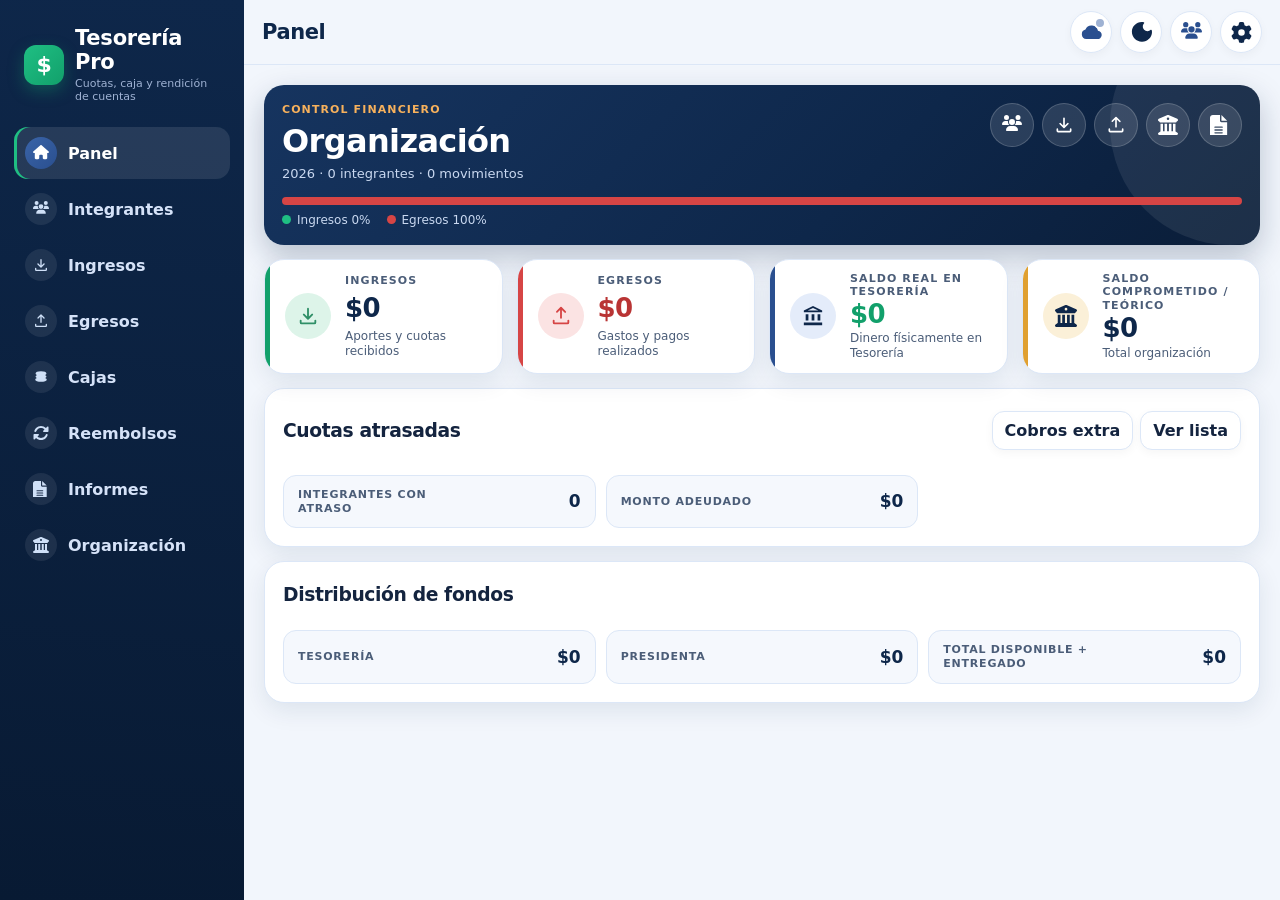
<file: index.html>
<!doctype html><html lang="es"><head><meta charset="utf-8"><meta name="viewport" content="width=device-width,initial-scale=1,viewport-fit=cover"><meta name="theme-color" content="#0E274A"><meta name="description" content="Tesorería Pro · gestión integral de organizaciones, integrantes, cuotas, movimientos, reembolsos, informes y planillas."><link rel="manifest" href="./manifest.json"><link rel="icon" href="./favicon.svg" type="image/svg+xml"><link rel="apple-touch-icon" href="./apple-touch-icon.png"><title>Tesorería Pro · Super Suite</title><style>
/* =====================================================================
   Tesorería Pro · hoja de estilos única
   Orden: 1 Tokens · 2 Base · 3 Estructura · 4 Navegación · 5 Componentes
          6 Iconos · 7 Tablas · 8 Fichas · 9 Formularios y diálogos
          10 Informes · 11 Respaldo Drive · 12 Responsive · 13 Impresión
   ===================================================================== */
/* ---------- 1 · Tokens ---------- */
:root{
  --bg:#F2F6FC; --surface:#fff; --surface2:#F5F8FD; --tint:#F3F7FD;
  --ink:#14243F; --ink-strong:#0E274A; --muted:#4B5D78;
  --line:#DCE7F7; --line-strong:#C4D8EE;
  --brand:#0E274A; --brand2:#2A4F8F; --blue-soft:#DCE8F8;
  --good:#12A06B; --warn:#E0A030; --danger:#D64545;
  --accent:var(--good); --money:var(--good); --purple:var(--brand2);
  --navy:#0E274A; --navy-2:#16345F; --night:#081A33; --on-dark:#C9D8F0;
  --circle:linear-gradient(135deg,#3A64A8,#2A4F8F);
  --grad-money:linear-gradient(135deg,#1FBF83,#12A06B);
  --grad-out:linear-gradient(135deg,#E2605F,#B93434);
  --grad-hero:linear-gradient(135deg,#16345F,#0E274A 60%,#0A1D38);
  --ok-bg:#DDF4E9; --ok-ink:#0C8456;
  --bad-bg:#FBE3E3; --bad-ink:#B93434;
  --amber-bg:#FBF0D8; --amber-ink:#8A5A00;
  --info-bg:#E4ECFA; --info-ink:#2A4F8F;
  --shadow:0 8px 24px rgba(14,39,74,.09); --r:20px;
}
body.dark{
  --bg:#071226; --surface:#0E1E38; --surface2:#132747; --tint:#132747;
  --ink:#EAF1FF; --ink-strong:#EAF1FF; --muted:#9FB2D3;
  --line:#1E3358; --line-strong:#2A4470;
  --brand:#7FA4FF; --brand2:#5B8CFF; --blue-soft:#17305A;
  --good:#34C98B; --warn:#E8B04A; --danger:#FF7B87;
  --ok-bg:rgba(52,201,139,.16); --ok-ink:#6EE0B0;
  --bad-bg:rgba(255,123,135,.16); --bad-ink:#FF9AA3;
  --amber-bg:rgba(232,176,74,.16); --amber-ink:#F0C675;
  --info-bg:rgba(91,140,255,.18); --info-ink:#9DBBFF;
  --shadow:0 10px 28px rgba(0,0,0,.35);
}
/* ---------- 2 · Base ---------- */
*{box-sizing:border-box}
html,body{margin:0;min-height:100%;background:var(--bg);color:var(--ink);font-family:Inter,ui-sans-serif,system-ui,-apple-system,"Segoe UI",Arial,sans-serif}
body{overflow-x:hidden}
h1,h2,h3{letter-spacing:-.02em}
button,input,select,textarea{font:inherit}
button{cursor:pointer}
.app{min-height:100vh}
.hide{display:none!important}
.muted{color:var(--muted)}
.positive{color:var(--good)}
.label{font-size:11px;text-transform:uppercase;letter-spacing:.1em;font-weight:900;color:var(--muted)}
.metric{font-size:27px;font-weight:800;letter-spacing:-.02em;margin-top:6px;color:var(--ink-strong)}
.metric.positive{color:var(--money)}
.empty{text-align:center;padding:30px;color:var(--muted)}
/* ---------- 3 · Estructura ---------- */
.main{margin-left:244px;min-width:0}
.top{position:sticky;top:0;z-index:15;display:flex;justify-content:space-between;align-items:center;gap:12px;padding:11px 18px;background:rgba(242,246,252,.92);backdrop-filter:blur(14px);border-bottom:1px solid var(--line)}
body.dark .top{background:rgba(7,18,38,.92)}
.top h1{margin:0;font-size:21px;font-weight:800;color:var(--ink-strong)}
.tools{display:flex;gap:8px;align-items:center}
.wrap{padding:20px;max-width:1500px;margin:auto}
.grid{display:grid;grid-template-columns:repeat(12,minmax(0,1fr));gap:14px}
.span12{grid-column:span 12}
.span6{grid-column:span 6}
.span4{grid-column:span 4}
.span3{grid-column:span 3}
.card{background:var(--surface);border:1px solid var(--line);border-radius:var(--r);box-shadow:var(--shadow);padding:18px}
.sectionTitle{display:flex;justify-content:space-between;align-items:center;gap:12px;margin-bottom:13px;position:sticky;top:-18px;background:var(--surface);padding:4px 0 12px;z-index:5}
.sectionTitle h2,.sectionTitle h3{margin:0}
.actions{display:flex;gap:7px;flex-wrap:wrap}
.toastBox{position:fixed;left:50%;bottom:90px;transform:translateX(-50%) translateY(20px);background:var(--navy);color:#fff;padding:10px 18px;border-radius:30px;font-weight:800;font-size:13px;opacity:0;pointer-events:none;transition:.25s;z-index:200;box-shadow:0 8px 20px rgba(0,0,0,.25)}
.toastBox.show{opacity:1;transform:translateX(-50%) translateY(0)}
/* ---------- 4 · Navegación ---------- */
/* menú lateral (escritorio) */
.side{position:fixed;left:0;top:0;bottom:0;width:244px;padding:18px 14px;z-index:20;color:#fff;background:linear-gradient(185deg,var(--navy),var(--night))}
.brand{display:flex;align-items:center;gap:11px;padding:8px 10px 20px;font-weight:800;font-size:21px;letter-spacing:-.01em}
.brand small{display:block;margin-top:3px;font-size:11px;font-weight:500;color:#9FB2D3;letter-spacing:0}
.brandMark{flex:none;width:40px;height:40px;border-radius:12px;display:grid;place-items:center;font-size:22px;font-weight:800;color:#fff;background:var(--grad-money);box-shadow:0 6px 16px rgba(18,160,107,.35)}
.nav button{width:100%;display:flex;align-items:center;gap:11px;margin:4px 0;padding:10px 11px;border:0;border-radius:14px;background:transparent;color:#D5E2F8;font-weight:850}
.nav button:hover{background:rgba(255,255,255,.08);color:#fff}
.nav button.active{background:rgba(255,255,255,.10);color:#fff;box-shadow:inset 3px 0 0 #1FBF83}
.ico{flex:0 0 32px;width:32px;height:32px;border-radius:50%;display:grid;place-items:center;background:rgba(255,255,255,.08);color:#BFD0F2}
.ico .actionIconSvg{width:16px;height:16px}
.nav button.active .ico{background:var(--circle);color:#fff}
.nav .ico .actionGlyph[data-icon]{color:#CFE0F7}
.nav button.active .ico .actionGlyph[data-icon]{color:#fff}
/* barra inferior (celular): 5 columnas iguales */
.mobileNav{display:none}
.mobileNav button{display:flex;flex-direction:column;align-items:center;justify-content:center;gap:3px;min-width:0;height:58px;padding:4px 2px;border:0;border-radius:14px;background:transparent;color:var(--muted);font-size:10.5px;font-weight:700;line-height:1.1}
.mobileNav .navAction{display:grid;place-items:center;width:46px;height:28px;border-radius:14px}
.mobileNav .navAction .actionGlyph{width:20px;height:20px}
.mobileNav .actionIconSvg{width:20px;height:20px}
.mobileNav button span:last-child{display:block;max-width:100%;overflow:hidden;text-overflow:ellipsis;white-space:nowrap}
.mobileNav button.active{color:var(--ink-strong)}
.mobileNav button.active .navAction{background:var(--blue-soft);color:var(--brand2)}
.mobileNav button.active span:last-child{font-weight:900}
/* ---------- 5 · Componentes ---------- */
/* botones */
.btn{border:1px solid var(--line);background:var(--surface);color:var(--ink);padding:9px 12px;border-radius:12px;font-weight:850;box-shadow:0 3px 10px rgba(0,0,0,.04)}
.btn.primary{background:var(--grad-money);color:#fff;border-color:transparent;box-shadow:0 8px 18px rgba(18,160,107,.28)}
.btn.accent{background:var(--circle);color:#fff;border-color:transparent}
.btn.danger{color:var(--danger);border-color:var(--bad-bg)}
.btn.small{padding:7px 9px;font-size:12px}
.btn.primary .actionGlyph{color:#fff}
.iconOnlyBtn{width:42px;height:42px;padding:0;display:inline-grid;place-items:center;border-radius:50%}
.iconOnlyBtn .actionIconSvg{width:21px;height:21px}
.iconOnlyBtn .actionGlyph{color:var(--ink-strong);width:auto;height:auto}
.iconOnlyBtn.tinted{background:rgba(255,255,255,.14);border:0;color:#fff}
.iconOnlyBtn.tinted:hover{background:rgba(255,255,255,.26)}
.iconOnlyBtn.tinted .actionGlyph{color:#fff}
.rowbtn{border:0;background:var(--blue-soft);color:var(--brand);padding:7px 10px;border-radius:10px;font-weight:850}
.search{width:100%;border:1px solid var(--line);padding:12px 14px;border-radius:14px;outline:0;background:var(--surface);color:var(--ink)}
.search:focus{border-color:var(--brand2);box-shadow:0 0 0 3px rgba(42,79,143,.14)}
/* encabezado destacado del Panel */
.hero{position:relative;overflow:hidden;color:#fff;border:0;background:var(--grad-hero);box-shadow:0 12px 30px rgba(14,39,74,.25)}
.hero::after{content:"";position:absolute;width:240px;height:240px;border-radius:50%;right:-90px;top:-80px;background:rgba(255,255,255,.08);pointer-events:none}
.hero .muted{color:var(--on-dark)}
.heroTop{display:flex;justify-content:space-between;align-items:flex-start;gap:14px;position:relative;z-index:1}
.heroKicker{color:#F7B15C}
.heroTitle{margin:6px 0;font-size:clamp(24px,4.5vw,32px);font-weight:800;color:#fff}
.heroMeta{color:var(--on-dark);font-size:13px}
.heroTools{display:flex;gap:8px;flex-wrap:wrap;justify-content:flex-end}
.heroTool{width:44px;height:44px;display:inline-grid;place-items:center;border:1px solid rgba(255,255,255,.18);border-radius:50%;background:rgba(255,255,255,.12);color:#fff;transition:background .15s,transform .15s}
.heroTool:hover{background:rgba(255,255,255,.24);transform:translateY(-1px)}
.heroTool .actionGlyph[data-icon]{width:20px;height:20px;color:#fff}
.heroTool .actionIconSvg{width:20px;height:20px}
.flowBar{height:8px;margin-top:16px;border-radius:99px;background:var(--danger);overflow:hidden;position:relative;z-index:1}
.flowBar span{display:block;height:100%;border-radius:99px;background:var(--grad-money)}
.flowLegend{display:flex;gap:16px;margin-top:8px;font-size:12px;color:var(--on-dark);position:relative;z-index:1}
.flowLegend i{display:inline-block;width:9px;height:9px;margin-right:6px;border-radius:50%}
.dotIn{background:#1FBF83}
.dotOut{background:var(--danger)}
/* indicadores */
.kpi{position:relative;overflow:hidden;padding-left:22px}
.kpi::before{content:"";position:absolute;left:0;top:0;bottom:0;width:5px;background:var(--brand2)}
.kpi.kIn::before{background:var(--good)}
.kpi.kOut::before{background:var(--danger)}
.kpi.kComm::before{background:var(--warn)}
.kIco{width:36px;height:36px;margin-bottom:10px;border-radius:50%;display:grid;place-items:center;background:var(--info-bg);color:var(--info-ink)}
.kIco .actionGlyph{width:18px;height:18px;color:inherit}
.kIco .actionIconSvg{width:18px;height:18px}
.kIn .kIco{background:var(--ok-bg);color:var(--ok-ink)}
.kOut .kIco{background:var(--bad-bg);color:var(--bad-ink)}
.kComm .kIco{background:var(--amber-bg);color:var(--amber-ink)}
.kOut .metric{color:var(--bad-ink)}
/* datos, etiquetas y avisos */
.detail{background:var(--surface2);border:1px solid var(--line);border-radius:13px;padding:12px 14px;font-size:17px;font-weight:700;color:var(--ink-strong);line-height:1.25;overflow-wrap:anywhere}
.detail b{display:block;margin-bottom:5px;font-size:11px;color:var(--muted);text-transform:uppercase;letter-spacing:.07em;font-weight:800}
.detailGrid{display:grid;grid-template-columns:repeat(3,minmax(0,1fr));gap:10px}
.pill{display:inline-flex;border-radius:999px;padding:5px 9px;font-size:11px;font-weight:800;background:var(--tint);color:var(--ink);align-items:center;gap:5px;vertical-align:middle}
.pill.good{background:var(--ok-bg);color:var(--ok-ink)}
.pill.bad{background:var(--bad-bg);color:var(--bad-ink)}
.pill.extra{background:var(--amber-bg);color:var(--amber-ink)}
.pill.refund,.reversalStatus{background:var(--info-bg);color:var(--info-ink)}
.reversalStatus{display:inline-flex;border-radius:999px;padding:5px 8px;font-size:11px;font-weight:900}
.notice{padding:12px 14px;border-radius:12px;background:var(--amber-bg);border:1px solid var(--warn);color:var(--amber-ink)}
.successBox{padding:12px 14px;border-radius:12px;background:var(--ok-bg);border:1px solid var(--good);color:var(--ok-ink)}
.bankBox{background:var(--tint);border:1px solid var(--line);border-radius:15px;padding:14px}
.bankBox b{color:var(--brand)}
.avatar{flex:0 0 42px;width:42px;height:42px;border-radius:50%;overflow:hidden;display:grid;place-items:center;background:var(--blue-soft);color:var(--brand2);font-weight:900}
.avatar img{width:100%;height:100%;object-fit:cover}
.profileAvatar{flex-basis:72px;width:72px;height:72px;font-size:25px}
.person{display:flex;align-items:center;gap:10px}
/* contactos */
.contactsList{display:grid;grid-template-columns:repeat(auto-fill,minmax(280px,1fr));gap:12px}
.contactCard{border:1px solid var(--line);border-radius:16px;padding:14px;background:var(--surface)}
.contactCardHead{display:flex;align-items:center;gap:10px}
.contactName{font-weight:900;font-size:14px;overflow:hidden;text-overflow:ellipsis;white-space:nowrap}
.contactChips{display:flex;flex-wrap:wrap;gap:6px;margin-top:10px}
.contactChip{display:inline-flex;align-items:center;gap:6px;border:1px solid var(--line);background:var(--surface2);border-radius:20px;padding:6px 12px;font-size:11.5px;font-weight:700;color:var(--ink);cursor:pointer}
.contactChip:hover{border-color:var(--brand2);background:var(--blue-soft)}
.contactChip .actionGlyph{width:14px;height:14px}
.contactChip .actionIconSvg{width:13px;height:13px}
.contactGrid{display:grid;grid-template-columns:1fr 1fr;gap:14px;margin-top:8px}
.contactBlock{border:1px solid var(--line);border-radius:14px;padding:12px}
.contactBlock>b{display:block;margin-bottom:8px;color:var(--ink-strong);font-size:13px}
.contactBlock .detail{padding:6px 0;border:0;border-bottom:1px dashed var(--line);border-radius:0;background:none}
.contactBlock .detail:last-child{border-bottom:0}
/* ---------- 6 · Iconos ---------- */
.actionIconSvg{display:block;width:24px;height:24px;fill:currentColor}
.actionGlyph{display:inline-flex;place-items:center;width:100%;height:27px;line-height:0;align-items:center;justify-content:center;vertical-align:middle}
/* color por significado */
.actionGlyph[data-icon="income"],.actionGlyph[data-icon="in"],.actionGlyph[data-icon="authorization"]{color:#2f8f67}
.actionGlyph[data-icon="expense"],.actionGlyph[data-icon="out"],.actionGlyph[data-icon="close"],.actionGlyph[data-icon="trash"]{color:var(--danger)}
.actionGlyph[data-icon="pdf"],.actionGlyph[data-icon="print"],.actionGlyph[data-icon="settings"],.actionGlyph[data-icon="organization"],.actionGlyph[data-icon="bank"]{color:var(--brand)}
.actionGlyph[data-icon="whatsapp"]{color:#25a35a}
.actionGlyph[data-icon="email"],.actionGlyph[data-icon="invoice"],.actionGlyph[data-icon="phone"]{color:#1971b8}
.actionGlyph[data-icon="edit"],.actionGlyph[data-icon="moves"]{color:#e28a22}
.actionGlyph[data-icon="ticket"]{color:#b8860f}
.actionGlyph[data-icon="attachment"],.actionGlyph[data-icon="copy"]{color:#5e7182}
.actionGlyph[data-icon="receipt"]{color:#0f6d91}
.actionGlyph[data-icon="report"]{color:var(--ok-ink)}
.actionGlyph[data-icon="refund"],.actionGlyph[data-icon="undo"],.actionGlyph[data-icon="people"],.actionGlyph[data-icon="responsible"],.actionGlyph[data-icon="home"],.actionGlyph[data-icon="calendar"],.actionGlyph[data-icon="plus"],.actionGlyph[data-icon="coins"],.actionGlyph[data-icon="more"],.actionGlyph[data-icon="cloud"]{color:var(--brand2)}
body.dark .actionGlyph[data-icon="pdf"],body.dark .actionGlyph[data-icon="print"],body.dark .actionGlyph[data-icon="settings"],body.dark .actionGlyph[data-icon="organization"],body.dark .actionGlyph[data-icon="bank"]{color:var(--brand)}
/* icono sobre círculo (títulos de sección) */
.headingIcon{display:inline-flex;margin-right:10px;vertical-align:-10px}
.headingIcon .actionGlyph{display:inline-grid;width:34px;height:34px;border-radius:50%;background:var(--circle);color:#fff}
.headingIcon .actionIconSvg{width:19px;height:19px}
/* botones de acción en tablas */
.rowActions,.quotaRowActions{display:inline-flex;align-items:center;gap:5px;white-space:nowrap}
.quotaAction{display:inline-grid;place-items:center;width:33px;height:33px;padding:5px;border:1px solid var(--line);border-radius:9px;background:var(--surface);color:var(--brand);transition:transform .12s}
.quotaAction:hover{transform:translateY(-1px);background:var(--blue-soft)}
.quotaAction .actionIconSvg{width:18px;height:18px}
.quotaAction:has([data-icon="edit"]){background:#fdf1e0;border-color:transparent}
.quotaAction:has([data-icon="pdf"]){background:#e8eef8;border-color:transparent}
.quotaAction:has([data-icon="whatsapp"]){background:#e5f7ea;border-color:transparent}
.quotaAction:has([data-icon="email"]){background:#e8f0fb;border-color:transparent}
.quotaAction:has([data-icon="undo"]){background:var(--info-bg);border-color:transparent}
.quotaAction:has([data-icon="trash"]){background:#fbe9ea;border-color:transparent}
.quotaAction:has([data-icon="check"]){background:#e7f4ec;border-color:transparent}
.quotaAction:has([data-icon="attachment"]){background:#eef0f2;border-color:transparent}
/* botones con icono y texto */
.actionGrid{display:grid;grid-template-columns:repeat(4,minmax(0,1fr));gap:9px}
.actionBtn{display:grid;place-items:center;gap:3px;min-width:0;min-height:64px;padding:7px 5px;border:1px solid var(--line-strong);border-radius:14px;background:linear-gradient(180deg,var(--surface),var(--surface2));color:var(--brand);font-weight:900;box-shadow:0 4px 12px rgba(14,39,74,.06);transition:.16s ease}
.actionBtn:hover{transform:translateY(-1px);box-shadow:0 8px 18px rgba(14,39,74,.10);border-color:var(--brand2)}
.actionBtn small{font-size:10px;color:var(--muted);font-weight:900;white-space:nowrap}
.actionBtn .actionIconSvg{width:27px;height:27px}
.actionBtn.compactAction{min-width:72px;min-height:48px}
/* ---------- 7 · Tablas ---------- */
.tableWrap{overflow:auto;border:1px solid var(--line);border-radius:16px}
.table{width:100%;border-collapse:collapse;min-width:760px}
.table th,.table td{padding:9px 10px;border-bottom:1px solid var(--line);white-space:nowrap;text-align:left;vertical-align:middle}
.table th{position:sticky;top:0;z-index:2;background:var(--blue-soft);color:var(--ink-strong);font-size:10px;font-weight:800;text-transform:uppercase;letter-spacing:.06em}
.table th:last-child,.table td:last-child{min-width:210px}
.table tbody tr:hover{background:var(--tint)}
.statusSelect{min-width:104px;max-width:112px;padding:4px 6px;border:1px solid var(--line-strong);border-radius:8px;background:var(--surface);color:var(--ink);font-size:12px}
.receiptBox{display:inline-flex;align-items:center;gap:6px;padding:5px 8px;border:1px solid var(--line-strong);border-radius:9px;background:var(--tint);color:var(--brand);font-weight:850;font-size:11px;cursor:pointer}
.receiptBox:hover{background:var(--blue-soft);border-color:var(--brand2)}
.receiptBox .actionIconSvg{width:15px;height:15px}
/* planillas */
.spreadsheet{overflow:auto;border:1px solid var(--line);border-radius:15px;background:var(--surface)}
.spreadsheet table{border-collapse:separate;border-spacing:0;min-width:1250px}
.spreadsheet th,.spreadsheet td{padding:10px 11px;border-right:1px solid var(--line);border-bottom:1px solid var(--line);white-space:nowrap}
.spreadsheet th{position:sticky;top:0;z-index:3;background:var(--blue-soft);color:var(--ink-strong);font-size:11px;text-transform:uppercase}
.spreadsheet .sticky{position:sticky;left:0;z-index:2;min-width:205px;background:var(--surface)}
.spreadsheet th.sticky{z-index:4;background:var(--blue-soft)}
.spreadsheet .totalRow th{background:var(--line);font-weight:900}
.spreadsheet .grandTotalCell{background:var(--line);font-weight:900}
.masterSheet td{font-size:13px}
.masterSheet th{font-size:11px}
.masterSheet .totalRow th{position:sticky;bottom:0;z-index:5;color:var(--ink-strong)}
.blankcell{color:var(--muted);opacity:.6}
.sheetHint{margin-top:7px;font-size:12px;color:var(--muted)}
/* ---------- 8 · Fichas ---------- */
.fichaNameOnly{display:flex;align-items:center;justify-content:space-between;gap:10px;margin-bottom:8px;font-size:23px;font-weight:900;color:var(--brand)}
.fichaActions{margin:8px 0 20px}
.sectionHeaderActions{display:flex;align-items:center;gap:8px}
.fichaSection{margin-top:22px;border:1px solid var(--line);border-left:6px solid var(--brand2);border-radius:16px;padding:15px}
.fichaSection.monthly{border-left-color:var(--good);background:linear-gradient(180deg,var(--surface),var(--tint))}
.fichaSection.extraordinary{border-left-color:var(--warn);background:linear-gradient(180deg,var(--surface),var(--tint))}
.fichaSection.refunds,.fichaSection.reversals{border-left-color:var(--brand2);background:linear-gradient(180deg,var(--surface),var(--tint))}
.profileHero{display:flex;align-items:center;gap:15px;margin-bottom:14px;padding:16px;border:1px solid var(--line);border-radius:18px;background:linear-gradient(135deg,var(--blue-soft),var(--tint))}
.fichaHero{position:relative;overflow:hidden;display:flex;flex-direction:column;gap:12px;margin-bottom:12px;padding:16px;border-radius:18px;color:#fff;background:linear-gradient(135deg,var(--navy-2),var(--navy))}
.fichaHeroTop{display:flex;align-items:center;gap:14px}
.fichaHero .avatar{background:rgba(255,255,255,.16);color:#fff}
.fichaHeroInfo{flex:1;min-width:0}
.fichaHeroName{font-size:19px;font-weight:900;line-height:1.2;overflow:hidden;text-overflow:ellipsis;white-space:nowrap}
.fichaHeroMeta{margin:3px 0 7px;font-size:12px;color:var(--on-dark);overflow:hidden;text-overflow:ellipsis;white-space:nowrap}
.fichaHeroTools{display:flex;gap:6px;flex-wrap:wrap;justify-content:flex-end}
.fichaQuickActions{display:grid;grid-template-columns:repeat(3,1fr);gap:10px;margin:0 0 16px}
.quickAction{display:flex;flex-direction:column;align-items:center;gap:5px;padding:13px 8px;border:0;border-radius:16px;font-size:12px;font-weight:900;color:#fff;cursor:pointer;box-shadow:0 6px 16px rgba(0,0,0,.14);transition:.15s ease}
.quickAction:hover{transform:translateY(-2px);box-shadow:0 10px 20px rgba(0,0,0,.18)}
.quickAction .actionGlyph{color:#fff}
.quickAction.income{background:var(--grad-money)}
.quickAction.expense{background:var(--grad-out)}
.quickAction.refund{background:var(--circle)}
/* ---------- 9 · Formularios y diálogos ---------- */
.modal{display:none;position:fixed;inset:0;z-index:60;padding:10px;align-items:flex-start;justify-content:center;overflow-y:auto;-webkit-overflow-scrolling:touch;overscroll-behavior:contain;background:rgba(7,20,40,.6)}
.modal.open{display:flex}
.dialog{width:min(940px,100%);margin:8px auto 24px;padding:18px;border-radius:22px;background:var(--surface);box-shadow:0 30px 100px rgba(0,0,0,.28);overflow:visible}
.dialog .sectionTitle{top:-18px}
.form{display:grid;grid-template-columns:repeat(2,minmax(0,1fr));gap:12px}
.form label{font-size:12px;font-weight:850;color:var(--muted)}
.form input,.form select,.form textarea{width:100%;margin-top:5px;padding:10px;border:1px solid var(--line);border-radius:10px;background:var(--surface);color:var(--ink)}
.form textarea{min-height:90px}
.full{grid-column:1/-1}
.dialogActions{display:flex;justify-content:flex-end;gap:8px;flex-wrap:wrap;margin-top:8px}
.receiptActions{display:grid;grid-template-columns:repeat(4,minmax(0,1fr));gap:10px;margin-top:14px}
.settingsList{display:grid;gap:10px}
.settingsItem{display:flex;align-items:center;justify-content:space-between;gap:12px;padding:15px 16px;border:1px solid var(--line);border-radius:15px;background:var(--surface)}
.settingsItem>div{flex:1;min-width:0}
.settingsItem b{display:block;text-align:left}
.settingsItem b .actionGlyph{display:inline-grid;width:20px;height:20px;vertical-align:-4px;margin-right:8px}
.settingsItem small{display:block;margin-top:3px;color:var(--muted)}
.moreSheet h3{margin:0 0 12px;font-size:18px}
.moreGrid{display:grid;grid-template-columns:repeat(2,1fr);gap:10px}
.moreItem{display:flex;align-items:center;gap:11px;padding:12px;border:1px solid var(--line);border-radius:16px;background:var(--surface);color:var(--ink-strong);font-weight:700;text-align:left}
.moreItem.active{background:var(--blue-soft)}
.moreIco{flex:none;width:36px;height:36px;border-radius:50%;display:grid;place-items:center;background:var(--circle);color:#fff}
.moreIco .actionGlyph{width:18px;height:18px;color:#fff}
.moreIco .actionIconSvg{width:17px;height:17px}
/* ---------- 10 · Informes ---------- */
.reportFilter{display:grid;grid-template-columns:repeat(auto-fill,minmax(148px,1fr));gap:10px}
.reportFilter button{display:flex;flex-direction:column;align-items:center;justify-content:flex-start;gap:8px;min-height:106px;padding:14px 10px;border:1px solid var(--line);border-radius:16px;background:var(--surface);color:var(--ink);font-weight:800;font-size:12.5px;line-height:1.25;text-align:center;box-shadow:0 3px 10px rgba(0,0,0,.04);cursor:pointer}
.reportFilter button .ico{flex:0 0 38px;width:38px;height:38px;border-radius:12px;background:var(--blue-soft);color:var(--brand2)}
.reportFilter button:hover{border-color:var(--brand2)}
.reportFilter button.active{border-color:transparent;background:linear-gradient(135deg,var(--navy-2),var(--navy));color:#fff;box-shadow:0 10px 20px rgba(14,39,74,.28)}
.reportFilter button.active .ico{background:rgba(255,255,255,.2);color:#fff}
.reportSummary{display:grid;grid-template-columns:repeat(auto-fit,minmax(170px,1fr));gap:8px;margin-top:12px}
/* ---------- 11 · Respaldo en Google Drive ---------- */
.drvBtn{position:relative}
.drvDot{display:inline-block;width:9px;height:9px;border-radius:50%;background:#9FB2D3}
.drvBtn .drvDot{position:absolute;right:5px;top:5px;width:12px;height:12px;border:2px solid var(--surface);box-sizing:border-box}
.drvDot.drv-ok{background:var(--good)}
.drvDot.drv-pending{background:var(--warn)}
.drvDot.drv-busy{background:var(--brand2);animation:drvp 1s infinite}
.drvDot.drv-error,.drvDot.drv-conflict{background:var(--danger)}
@keyframes drvp{50%{opacity:.35}}
.drvBtns{display:flex;flex-direction:column;gap:9px;margin-top:12px}
.drvBtns .btn{display:flex;flex-direction:column;align-items:center;justify-content:center;gap:2px;width:100%;text-align:center}
.drvBtns .btn small{font-weight:500;font-size:11.5px;opacity:.85}
.drvHow{border:1px solid var(--line);border-radius:14px;padding:10px 14px;background:var(--surface2);font-size:13px}
.drvHow summary{font-weight:800;cursor:pointer}
.drvHow ol{margin:10px 0 4px;padding-left:20px;line-height:1.55}
.drvHow code{background:var(--blue-soft);padding:1px 6px;border-radius:6px;font-size:12px;word-break:break-all}
.drvAuto{display:flex;align-items:center;gap:10px;margin:14px 0 8px;font-weight:700}
/* ---------- 12 · Responsive ---------- */
/* Organización, ordenar y filtrar */
.detail.wide{grid-column:1/-1;font-size:26px;font-weight:850;padding:16px 18px;background:var(--tint);border-color:var(--line-strong)}
.detail .nov{color:var(--muted);font-weight:500}
.orgHead{display:grid;grid-template-columns:1fr minmax(220px,340px);gap:12px 16px;align-items:center;margin-bottom:6px}
.orgHead h2{display:flex;align-items:center;gap:10px}
.orgPick{grid-column:2;grid-row:1}
.orgSelect{width:100%;min-height:50px;font-size:19px;font-weight:850;padding:8px 14px;border:1px solid var(--line-strong);border-radius:14px;background:var(--surface);color:var(--ink-strong)}
.orgBtns{grid-column:1/-1;display:flex;gap:8px;flex-wrap:wrap}
.orgGroup{margin-top:20px}
.orgGroup h4{margin:0 0 8px;font-size:12px;letter-spacing:.09em;text-transform:uppercase;color:var(--brand2);font-weight:900}
.formSection{grid-column:1/-1;font-size:12px;font-weight:900;letter-spacing:.09em;text-transform:uppercase;color:var(--brand2);border-bottom:1px solid var(--line);padding:10px 0 5px;margin-top:6px}
.mfBar{display:grid;grid-template-columns:repeat(5,minmax(0,1fr)) auto;gap:8px;margin-top:10px;align-items:end}
.mfBar label{font-size:11px;font-weight:850;color:var(--muted);text-transform:uppercase;letter-spacing:.05em}
.mfBar select{width:100%;margin-top:4px;padding:9px 8px;border:1px solid var(--line);border-radius:10px;background:var(--surface);color:var(--ink);font-size:14px;font-weight:600}
.mfBar .btn{padding:9px 12px}
.mfDim{opacity:.55}
.mfDim td b{text-decoration:line-through}
/* Carga masiva y cobros extraordinarios */
.massTools{display:flex;gap:8px;align-items:center;flex-wrap:wrap;margin:6px 0 8px}
.massTools .search{flex:1;min-width:160px;padding:9px 12px}
.massAll{display:inline-flex;align-items:center;gap:8px;font-weight:850;font-size:14px;color:var(--ink-strong);cursor:pointer;white-space:nowrap}
.massCount{font-size:13px;font-weight:800;color:var(--brand2);margin-left:auto}
.massGrid{display:grid;grid-template-columns:repeat(auto-fill,minmax(250px,1fr));gap:6px;max-height:46vh;overflow:auto;border:1px solid var(--line);padding:8px;border-radius:12px;background:var(--surface)}
.massGrid .massRow{display:flex;align-items:center;gap:9px;padding:7px 9px;border:1px solid var(--line);border-radius:10px;background:var(--surface2);cursor:pointer;min-width:0;font-size:14px;font-weight:700;color:var(--ink)}
.massGrid .massRow input[type=checkbox]{width:20px;height:20px;margin:0;padding:0;flex:none;accent-color:var(--brand2)}
.massRow span{min-width:0;overflow:hidden;text-overflow:ellipsis;white-space:nowrap}
.massRow small{color:var(--muted);font-weight:500}
.massGrid .massRow:has(input:checked){background:var(--blue-soft);border-color:var(--brand2)}
.form .chkLine{display:flex;align-items:center;gap:10px;font-size:14px;color:var(--ink-strong);padding:10px 12px;border:1px solid var(--line-strong);border-radius:12px;background:var(--tint)}
.form .chkLine input{width:22px;height:22px;margin:0;flex:none}
.pendAmt{font-weight:800;color:var(--amber-ink)}
.pendAmt small{display:block;font-weight:600;color:var(--muted)}
.payBtn{white-space:nowrap}
/* Íconos y etiquetas */
.quotaAction .actionGlyph, .heroTool .actionGlyph{width:auto;height:auto}
.btn .actionGlyph, .actionBtn .actionGlyph{margin:0}
.pill .actionIconSvg{width:14px;height:14px}
.pill .actionGlyph, .fichaHero .pill .actionGlyph{flex:none;width:14px;height:14px}
.chipRow{display:flex;gap:8px;flex-wrap:wrap;margin:6px 0 12px}
.chip{border:1px solid var(--line-strong);background:var(--surface);color:var(--ink-strong);padding:8px 14px;border-radius:999px;font-weight:800;font-size:14px}
.chip.on{background:var(--brand2);border-color:var(--brand2);color:#fff}
.exAmt{margin-left:auto;flex:none;color:var(--amber-ink)}
.exAmt.ok{color:var(--ok-ink)}
.massGrid .massRow.paidRow{opacity:.8;background:var(--ok-bg);border-color:transparent}
.paidTick{flex:none;width:20px;text-align:center;color:var(--ok-ink);font-weight:900}
.massRow span:not(.paidTick){flex:1}
/* Panel compacto */
.panelGrid .kpi{display:grid;grid-template-columns:46px minmax(0,1fr);column-gap:14px;align-items:center;padding:12px 16px 12px 20px}
.panelGrid .kpi .kIco{grid-row:1/4;grid-column:1;width:46px;height:46px;margin:0}
.panelGrid .kpi .kIco .actionIconSvg, .panelGrid .kpi .kIco .actionGlyph{width:22px;height:22px}
.panelGrid .kpi .label{grid-column:2;font-size:11px;line-height:1.2}
.panelGrid .kpi .metric{grid-column:2;font-size:26px;line-height:1.1;margin:2px 0}
.panelGrid .kpi .muted{grid-column:2;font-size:12px;line-height:1.25}
.panelGrid .detail{display:flex;justify-content:space-between;align-items:center;gap:12px}
.panelGrid .detail b{margin:0;max-width:60%}
@media(min-width:700px){.drvBtns{flex-direction:row;flex-wrap:wrap}.drvBtns .btn{width:auto}}
@media(max-width:900px){
  .side{display:none}
  .main{margin-left:0;padding-bottom:86px}
  .top{padding:9px 11px}.top h1{font-size:18px}
  .wrap{padding:12px}
  .span3,.span4,.span6{grid-column:span 12}
  .form,.detailGrid{grid-template-columns:1fr}
  .dialog{margin:0 auto 18px;padding:14px;border-radius:20px}
  .dialog .sectionTitle{top:-14px}
  .table{min-width:820px}
  .actionGrid,.fichaActions{grid-template-columns:repeat(3,minmax(0,1fr));gap:9px}
  .actionBtn{min-height:70px}.fichaActions .actionBtn{min-height:74px}
  .actionBtn .actionIconSvg{width:25px;height:25px}
  .fichaNameOnly{font-size:20px}
  .receiptActions{grid-template-columns:repeat(2,minmax(0,1fr))}
  .masterSheet{min-width:0}
  .statusSelect{min-width:96px;max-width:104px}
  .receiptBox{font-size:10px}
  .mobileNav{display:grid;grid-template-columns:repeat(5,minmax(0,1fr));position:fixed;left:0;right:0;bottom:0;z-index:30;padding:5px 6px calc(5px + env(safe-area-inset-bottom));background:var(--surface);border-top:1px solid var(--line);box-shadow:0 -8px 26px rgba(14,39,74,.14)}
}
@media(max-width:700px){
  .contactGrid{grid-template-columns:1fr}
  .orgHead{grid-template-columns:1fr}
  .orgPick{grid-column:1;grid-row:auto}
  .orgBtns .btn{flex:1}
  .orgSelect{font-size:21px;min-height:56px}
  .detail{font-size:18px}
  .detail.wide{font-size:24px}
  .mfBar{grid-template-columns:1fr 1fr}
  .mfBar .btn{grid-column:1/-1}
  .mfBar label:first-child{grid-column:1/-1}
  .card>.sectionTitle{flex-wrap:wrap}
  .card>.sectionTitle>.actions{width:100%;flex-wrap:nowrap}
  .card>.sectionTitle>.actions .btn{flex:1;min-width:0}
  .massGrid{grid-template-columns:1fr;max-height:52vh}
  .massCount{margin-left:0;width:100%}
  .panelGrid{gap:10px}
  .panelGrid .kpi{padding:10px 14px 10px 18px}
  .panelGrid .card.span12:not(.hero){padding:14px}
}
@media(max-width:520px){
  .fichaHeroName{font-size:16px}.fichaHeroMeta{font-size:10.5px}
  .quickAction{font-size:10.5px;padding:11px 4px}
  .reportFilter{grid-template-columns:repeat(2,1fr)}.reportFilter button{min-height:98px;font-size:12px}
  .heroTop{flex-direction:column}.heroTools{justify-content:flex-start}
}
@media(max-width:480px){
  .wrap{padding:10px}
  .fichaActions{gap:8px}.fichaActions .actionBtn{min-height:72px}.fichaActions .actionBtn small,.actionBtn small{font-size:9px}
  .table th,.table td{padding:8px}
  .iconOnlyBtn{width:40px;height:40px}
}
/* ---------- 13 · Impresión ---------- */
@media print{
  .side,.top,.mobileNav,.noPrint{display:none!important}
  .main{margin:0}.wrap{padding:0}
  .card{box-shadow:none;border:1px solid #ddd}
  .spreadsheet{overflow:visible}.spreadsheet table{min-width:0;width:100%}
}
.bkBanner{position:fixed;z-index:9000;left:12px;right:12px;bottom:calc(92px + env(safe-area-inset-bottom));max-width:520px;margin:0 auto;display:flex;align-items:center;gap:10px;padding:11px 12px 11px 14px;border:1px solid #F28C28;border-radius:14px;background:#FFF4E5;color:#0E274A;box-shadow:0 10px 28px rgba(14,39,74,.22);font-size:13.5px;line-height:1.35}
.bkBanner span{flex:1;min-width:0}
.bkBanner .bkGo{flex:none;min-height:36px;padding:0 14px;border:0;border-radius:10px;background:#F28C28;color:#fff;font-weight:800}
.bkBanner .bkX{flex:none;width:32px;height:32px;border:0;border-radius:50%;background:transparent;color:inherit;font-size:16px}
html[data-theme=dark] .bkBanner,body.dark .bkBanner{background:#3A2A12;color:#FFE9CC;border-color:#F28C28}
@media (min-width:901px){.bkBanner{bottom:18px;margin:0 18px 0 auto;left:auto}}
</style></head><body><div class="app"><aside class="side"><div class="brand"><span class="brandMark">$</span><span>Tesorería Pro<small>Cuotas, caja y rendición de cuentas</small></span></div><nav class="nav" id="nav"></nav></aside><main class="main"><header class="top"><h1 id="title">Panel</h1><div class="tools" aria-label="Herramientas"><button class="btn iconOnlyBtn" onclick="toggleTheme()" title="Cambiar tema" aria-label="Cambiar tema"><span id="topThemeIcon"></span></button><button class="btn iconOnlyBtn" onclick="go('contacts')" title="Contactos" aria-label="Contactos"><span id="topContactsIcon"></span></button><button class="btn iconOnlyBtn" onclick="go('settings')" title="Configuración" aria-label="Configuración"><span id="topSettingsIcon"></span></button></div></header><div class="wrap" id="view"></div></main></div><nav class="mobileNav" id="mobileNav"></nav><div class="modal" id="modal"><div class="dialog" id="dialog"></div></div><input id="file" type="file" accept=".json,.xlsx,.xls,.csv" class="hide"><script>
const INITIAL={"schema": "tesoreria-pro-v10", "schemaVersion": 2, "source": "", "organization": {"Nombre de la organización": "", "Tipo de organización": "Curso", "Establecimiento / institución": "", "Año": "2026", "RUT organización": "", "Dirección": "", "Correo": "", "Teléfono": "", "Representante": "", "RUT representante": "", "Tesorero/a": "", "RUT tesorero/a": "", "Teléfono tesorero/a": "", "Correo tesorero/a": "", "Banco de la organización": "", "Tipo de cuenta": "", "Número de cuenta": "", "Titular de la cuenta": "", "RUT titular": "", "Correo transferencias": ""}, "people": [], "movements": [], "contributions": [], "accounts": [{"id": "acc-tesoreria", "name": "Tesorería", "fund": "Tesorería", "income": 0, "expense": 0, "balance": 0}, {"id": "acc-presidenta", "name": "Presidenta", "fund": "Presidenta", "income": 0, "expense": 0, "balance": 0}], "metadata": {"currentYear": 2026, "currentMonth": 1, "summary": {"income": 0, "expense": 0, "realBalance": 0, "treasuryBalance": 0, "presidentBalance": 0}}};
let data=JSON.parse(JSON.stringify(INITIAL)), page='panel', query='';
const MONTHS=['Marzo','Abril','Mayo','Junio','Julio','Agosto','Septiembre','Octubre','Noviembre','Diciembre'];
const MONTH_NUM=MONTHS.map((_,i)=>i+3), YEAR=Number(data.metadata?.currentYear||2026), CURRENT_MONTH=Number(data.metadata?.currentMonth||8);
const STATUS_OPTIONS=['','AL DÍA','PENDIENTE','CANCELADO','REVERSA','ANULADO','EXIMIDO','NO PARTICIPA','NO APLICA','VENCIDO'];
const navItems=[['panel','home','Panel'],['people','people','Integrantes'],['income','in','Ingresos'],['expense','out','Egresos'],['boxes','coins','Cajas'],['refunds','refund','Reembolsos'],['reports','report','Informes'],['org','organization','Organización']];
const $=id=>document.getElementById(id), money=n=>new Intl.NumberFormat('es-CL',{style:'currency',currency:'CLP',maximumFractionDigits:0}).format(Number(n)||0), esc=s=>String(s??'').replace(/[&<>"']/g,c=>({'&':'&amp;','<':'&lt;','>':'&gt;','"':'&quot;',"'":'&#39;'}[c]));
const people=()=>data.people||[], moves=()=>data.movements||[], contribs=()=>data.contributions||[], findPerson=name=>people().find(p=>p.name===name);
const uid=(prefix='ID')=>prefix+'-'+Date.now().toString(36)+'-'+Math.random().toString(36).slice(2,7);
let storageMode='indexedDB';
const IDB_NAME='tesoreria-super-suite';
const IDB_STORE='state';
let idbPromise=null;
function openIDB(){
 if(!('indexedDB' in window)) return Promise.reject(new Error('IndexedDB no disponible'));
 if(!idbPromise){
  idbPromise=new Promise((resolve,reject)=>{
   const req=indexedDB.open(IDB_NAME,1);
   req.onupgradeneeded=()=>{if(!req.result.objectStoreNames.contains(IDB_STORE))req.result.createObjectStore(IDB_STORE);};
   req.onsuccess=()=>resolve(req.result);
   req.onerror=()=>reject(req.error||new Error('No se pudo abrir IndexedDB'));
  });
 }
 return idbPromise;
}
async function idbGet(){const db=await openIDB();return new Promise((resolve,reject)=>{const tx=db.transaction(IDB_STORE,'readonly');const r=tx.objectStore(IDB_STORE).get('app');r.onsuccess=()=>resolve(r.result||null);r.onerror=()=>reject(r.error)});}
async function idbPut(value){const db=await openIDB();return new Promise((resolve,reject)=>{const tx=db.transaction(IDB_STORE,'readwrite');tx.objectStore(IDB_STORE).put(value,'app');tx.oncomplete=()=>resolve();tx.onerror=()=>reject(tx.error)});}
async function idbDelete(){try{const db=await openIDB();return new Promise((resolve,reject)=>{const tx=db.transaction(IDB_STORE,'readwrite');tx.objectStore(IDB_STORE).delete('app');tx.oncomplete=()=>resolve();tx.onerror=()=>reject(tx.error)});}catch(e){return Promise.resolve();}}
function saveLocal(){
 const snapshot=JSON.parse(JSON.stringify(data));
 return idbPut(snapshot).catch(err=>{
  storageMode='memory-preview';
  console.warn('IndexedDB no disponible; se mantiene la sesión en memoria para revisión:',err);
 });
}
function persist(){const r=saveLocal();drvMarkDirty();return r}
async function load(){
 let restored=null;
 try{restored=await idbGet();}catch(e){storageMode='memory-preview';}
 if(restored?.people&&restored?.movements&&restored?.contributions){data=restored;}
 else {
  // Migración única de versiones antiguas: la fuente persistente definitiva pasa a IndexedDB.
  try{const raw=localStorage.getItem('tesoreria-pro-v19')||localStorage.getItem('tesoreria-pro-v17');if(raw){const x=JSON.parse(raw);if(x?.people&&x?.movements&&x?.contributions)data=x;}}catch(e){}
 }
 normalize();
 try{healReversedContribs()}catch(e){}
 await persist();
}
function ensureMonthlyReceipt(c){
  if(!c || String(c.contributionType||'').toLowerCase()==='extraordinaria' || String(c.kind||'').toLowerCase()==='extraordinaria' || Number(c.amount||0)<=0 || c.status!=='AL DÍA') return false;
  const p=findPerson(c.person);
  if(c.moveId && moves().some(m=>m.id===c.moveId)) { c.receiptId ||= moves().find(m=>m.id===c.moveId)?.receiptId||''; return false; }
  const concept=c.concept||`Cuota mensual ${MONTH_NAMES[Number(c.month||0)-1]||''}`;
  let m=moves().find(m=>m.person===c.person && m.contributionType==='Mensual' && Number(m.amount||0)===Number(c.amount||0) && (Number(m.month||0)===Number(c.month||0) || String(m.concept||'').toLowerCase()===String(concept).toLowerCase()));
  if(!m){
    const id=uid('M');
    m={id,date:c.date||new Date().toISOString().slice(0,10),organization:data.organization['Nombre de la organización'],organizationId:c.organizationId||data.organization.id,type:'Ingreso',contributionType:'Mensual',concept,fund:c.fund||'Tesorería',method:c.method||'Transferencia',amount:Number(c.amount||0),person:c.person,rut:p?.rut||c.rut||'',tutor:p?.tutor||'',responsible:'',authorizer:'',expenseResponsible:'',bank:'',accountType:'',accountNumber:'',accountHolder:'',status:'Registrado',notes:'Ingreso sincronizado con cuota mensual',receiptId:receiptId('Ingreso'),month:Number(c.month||0),year:Number(c.year||YEAR)};
    data.movements.push(m);
  }
  c.moveId=m.id; c.receiptId=m.receiptId||receiptId('Ingreso');
  return true;
}

function normalize(){
  data.people ||= []; data.movements ||= []; data.contributions ||= []; data.accounts ||= [];
  data.organization ||= {}; data.reimbursements ||= []; data.metadata ||= {};
  data.organizations ||= [];
  if(!data.organization.id) data.organization.id='ORG001';
  if(!data.organizations.length) data.organizations=[JSON.parse(JSON.stringify({...data.organization,id:data.organization.id}))];
  if(!data.organizations.some(o=>o.id===data.organization.id)) data.organizations.unshift(JSON.parse(JSON.stringify({...data.organization,id:data.organization.id})));
  data.settings ||= {};
  data.settings.tesoreroGeneral ||= {name:'',rut:'',phone:'',email:'',role:'Tesorero General'};
  data.settings.banks ||= [
    'Banco de Chile','Banco BICE','BancoEstado','Banco Falabella','Banco Internacional',
    'Banco Itaú Chile','Banco Ripley','Banco Santander','Banco Security','BBVA',
    'BCI','Coopeuch','Scotiabank','Tenpo','Mercado Pago','Otro'
  ];
  data.settings.accountTypes ||= ['Cuenta RUT','Cuenta Vista','Cuenta Corriente','Cuenta de Ahorro','Cuenta Prepago','Otra'];
  data.settings.incomeConcepts ||= [
    'Cuota mensual','Cuota extraordinaria','Rifa Anual','Rifa Semestral','Rifa Mensual',
    'Multa','Convivencia','Actividad','Aporte','Donación','Abono','Otro'
  ];
  data.settings.expenseConcepts ||= ['Compra','Actividad','Convivencia','Materiales','Devolución','Reembolso','Comisión bancaria','Otro'];
  data.quotaConfigs ||= [];
  if(!data.quotaConfigs.length){
    data.quotaConfigs.push({id:'Q001',name:'Cuota mensual',type:'mensual',amount:0,startMonth:3,endMonth:12,year:YEAR,active:true});
  }
  const currentOrgId=data.organization.id;
  for(const p of data.people){
    p.photo ||= '';
    p.organizationIds ||= [currentOrgId];
    if(!p.organizationIds.includes(currentOrgId)) p.organizationIds.push(currentOrgId);
    p.bank ||= p.banco || ''; p.accountType ||= p.tipoCuenta || ''; p.accountNumber ||= p.numeroCuenta || '';
    p.accountHolder ||= p.titularCuenta || p.name || ''; p.accountRut ||= p.rutCuenta || p.rut || '';
    p.refundEmail ||= p.transferEmail || p.email || '';
  }
  for(const m of data.movements){
    const snap=data.people.find(p=>p.name===m.person);
    m.rut ||= snap?.rut || '';
    m.tutor ||= snap?.tutor || '';
    m.receiptId ||= receiptId(m.type);
    m.status ||= 'Registrado';
    m.organizationId ||= currentOrgId;
  }
  for(const c of data.contributions){
    const monthlyLike=Number(c.month||c.mes||0)>=1&&Number(c.month||c.mes||0)<=12&&String(c.contributionType||'').toLowerCase()!=='extraordinaria';
    if(monthlyLike){c.contributionType='Mensual';c.kind='mensual';}
    c.status = c.status==='Registrado' ? (c.moveId?'AL DÍA':'') : (c.status || (c.moveId&&Number(c.amount)>0?'AL DÍA':''));
    c.kind ||= (String(c.contributionType||'').toLowerCase()==='extraordinaria'?'extraordinaria':'mensual');
    c.organizationId ||= currentOrgId;
  }
  for(const r of data.reimbursements){ r.organizationId ||= currentOrgId; }
  for(const a of data.accounts){ a.organizationId ||= currentOrgId; }
  data.schemaVersion=3; data.schema='tesoreria-super-suite-v10';
}
function receiptId(type){const map={Ingreso:'ING',Egreso:'EGR',Reembolso:'REE',Aporte:'APO'};const p=map[type]||'MOV';const n=moves().filter(m=>String(m.receiptId||'').startsWith(p+'-'+YEAR)).length+1;return `${p}-${YEAR}-${String(n).padStart(5,'0')}`}

const BANKS_DEFAULT=['Banco de Chile','Banco BICE','BancoEstado','Banco Falabella','Banco Internacional','Banco Itaú Chile','Banco Ripley','Banco Santander','Banco Security','BBVA','BCI','Coopeuch','Scotiabank','Tenpo','Mercado Pago','Otro'];
const ACCOUNT_TYPES_DEFAULT=['Cuenta RUT','Cuenta Vista','Cuenta Corriente','Cuenta de Ahorro','Cuenta Prepago','Otra'];
const INCOME_CONCEPTS_DEFAULT=['Cuota mensual','Cuota extraordinaria','Rifa Anual','Rifa Semestral','Rifa Mensual','Multa','Convivencia','Actividad','Aporte','Donación','Abono','Otro'];
const EXPENSE_CONCEPTS_DEFAULT=['Compra','Actividad','Convivencia','Materiales','Devolución','Reembolso','Comisión bancaria','Otro'];
const DOCTYPE_DEFAULT=['Factura','Boleta','Vale','Ticket','Autorización especial','Sin documento','Otro'];
const RESPONSIBLE_DEFAULT=['Presidente/a','Secretario/a','Tesorero/a','Comisión','Otro'];
const ROLES_DEFAULT=['Integrante','Presidente/a','Vicepresidente/a','Secretario/a','Tesorero/a','Director/a de curso','Delegado/a','Comisión','Apoderado/a','Otro'];
function roleOptions(value=''){const list=[...(data.settings?.roles||ROLES_DEFAULT)];if(value&&!list.includes(value))list.unshift(value);return `<option value="">Seleccionar rol</option>${list.map(x=>`<option ${x===value?'selected':''}>${esc(x)}</option>`).join('')}<option value="__custom__">Otro / escribir...</option>`}
function learnOption(key,value,def){if(!value)return;data.settings ||= {};const list=data.settings[key]?[...data.settings[key]]:[...def];const idx=list.indexOf('Otro');const clean=list.filter(x=>x!=='Otro');if(!clean.includes(value))clean.push(value);data.settings[key]=idx>=0?[...clean,'Otro']:clean}
function documentTypeOptions(value=''){const list=[...(data.settings?.documentTypes||DOCTYPE_DEFAULT)];if(value&&!list.includes(value))list.unshift(value);return `<option value="">Seleccionar tipo</option>${list.map(x=>`<option ${x===value?'selected':''}>${esc(x)}</option>`).join('')}<option value="__custom__">Otro / escribir...</option>`}
function responsibleOptions(value=''){const list=[...(data.settings?.responsibles||RESPONSIBLE_DEFAULT)];if(value&&!list.includes(value))list.unshift(value);return `<option value="">Seleccionar responsable</option>${list.map(x=>`<option ${x===value?'selected':''}>${esc(x)}</option>`).join('')}<option value="__custom__">Otro / escribir...</option>`}
function escAttr(v){return esc(v).replace(/"/g,'&quot;')}
function bankOptions(value=''){const list=[...(data.settings?.banks||BANKS_DEFAULT)];if(value&&!list.includes(value))list.unshift(value);return `<option value="">Seleccionar banco</option>${list.map(x=>`<option ${x===value?'selected':''}>${esc(x)}</option>`).join('')}`}
const AREA_CODES=[['','Sin código'],['2','2 · Santiago / RM'],['32','32 · Valparaíso'],['33','33 · San Antonio'],['34','34 · San Felipe / Los Andes'],['41','41 · Concepción'],['42','42 · Chillán'],['43','43 · Los Ángeles'],['45','45 · Temuco'],['51','51 · La Serena / Coquimbo'],['52','52 · Antofagasta'],['53','53 · Calama'],['55','55 · Copiapó'],['57','57 · Arica'],['58','58 · Iquique'],['61','61 · Punta Arenas'],['63','63 · Osorno'],['64','64 · Puerto Montt'],['65','65 · Castro / Ancud'],['67','67 · Coyhaique'],['71','71 · Talca'],['72','72 · Rancagua'],['73','73 · Linares'],['75','75 · Curicó'],['9','9 · Móvil'],['44','44 · VoIP / Internet'],['600','600 · Comercial'],['800','800 · Gratuito']];
function areaCodeOptions(sel=''){return AREA_CODES.map(([v,l])=>`<option value="${v}" ${v===sel?'selected':''}>${l}</option>`).join('')}
function personContactFieldsHTML(px,p={}){
 return `
 <label>Comuna<input id="${px}Commune" value="${escAttr(p.commune||'')}"></label><label></label>
 <div class="full"><b>Contacto del integrante</b><div class="muted" style="margin-bottom:8px">Teléfono: elige el código de área (o Móvil) y escribe el número. Los demás campos aceptan número o @usuario.</div></div>
 <label>Código de área<select id="${px}Area">${areaCodeOptions(p._areaCode||'')}</select></label><label>N° de teléfono<input id="${px}PhoneNum" placeholder="Ej: 2XXX XXXX" value="${escAttr(p._phoneNum!==undefined?p._phoneNum:(p.phone||''))}"></label>
 <label>Celular<input id="${px}Mobile" placeholder="Ej: 9 XXXX XXXX" value="${escAttr(p.mobile||'')}"></label><label>WhatsApp<input id="${px}Whatsapp" placeholder="Número o @usuario" value="${escAttr(p.whatsapp||'')}"></label>
 <label>Telegram<input id="${px}Telegram" placeholder="Número o @usuario" value="${escAttr(p.telegram||'')}"></label><label>Instagram<input id="${px}Instagram" placeholder="@usuario" value="${escAttr(p.instagram||'')}"></label>
 <label>Facebook<input id="${px}Facebook" placeholder="@usuario o enlace" value="${escAttr(p.facebook||'')}"></label><label>TikTok<input id="${px}Tiktok" placeholder="@usuario" value="${escAttr(p.tiktok||'')}"></label>
 <label>Threads<input id="${px}Threads" placeholder="@usuario" value="${escAttr(p.threads||'')}"></label><label></label>
 <div class="full"><b>Tutor / apoderado</b><div class="muted" style="margin-bottom:8px">Mismos datos que el integrante, por si el tutor vive en otra dirección o usa otros medios de contacto.</div></div>
 <label>Nombre del tutor / apoderado<input id="${px}TutorName" value="${escAttr(p.tutor||'')}"></label><label>RUT del tutor<input id="${px}TutorRut" value="${escAttr(p.tutorRut||'')}"></label>
 <label>Dirección del tutor<input id="${px}TutorAddress" value="${escAttr(p.tutorAddress||'')}"></label><label>Comuna del tutor<input id="${px}TutorCommune" value="${escAttr(p.tutorCommune||'')}"></label>
 <label>Correo del tutor<input id="${px}TutorEmail" type="email" value="${escAttr(p.tutorEmail||'')}"></label><label>Teléfono del tutor<input id="${px}TutorPhone" placeholder="Cualquier formato" value="${escAttr(p.tutorPhone||'')}"></label>
 <label>Celular del tutor<input id="${px}TutorMobile" value="${escAttr(p.tutorMobile||'')}"></label><label>WhatsApp del tutor<input id="${px}TutorWhatsapp" placeholder="Número o @usuario" value="${escAttr(p.tutorWhatsapp||'')}"></label>
 <label>Telegram del tutor<input id="${px}TutorTelegram" placeholder="Número o @usuario" value="${escAttr(p.tutorTelegram||'')}"></label><label>Instagram del tutor<input id="${px}TutorInstagram" placeholder="@usuario" value="${escAttr(p.tutorInstagram||'')}"></label>
 <label>Facebook del tutor<input id="${px}TutorFacebook" placeholder="@usuario o enlace" value="${escAttr(p.tutorFacebook||'')}"></label><label>TikTok del tutor<input id="${px}TutorTiktok" placeholder="@usuario" value="${escAttr(p.tutorTiktok||'')}"></label>
 <label>Threads del tutor<input id="${px}TutorThreads" placeholder="@usuario" value="${escAttr(p.tutorThreads||'')}"></label><label></label>`;
}
function readPersonContactFields(px,p){
 p.commune=$(`${px}Commune`).value.trim();
 const area=$(`${px}Area`).value,num=$(`${px}PhoneNum`).value.trim();
 p.phone=[area,num].filter(Boolean).join(' ');
 p.mobile=$(`${px}Mobile`).value.trim();p.whatsapp=$(`${px}Whatsapp`).value.trim();p.telegram=$(`${px}Telegram`).value.trim();
 p.instagram=$(`${px}Instagram`).value.trim();p.facebook=$(`${px}Facebook`).value.trim();p.tiktok=$(`${px}Tiktok`).value.trim();p.threads=$(`${px}Threads`).value.trim();
 p.tutor=$(`${px}TutorName`).value.trim();p.tutorRut=$(`${px}TutorRut`).value.trim();p.tutorAddress=$(`${px}TutorAddress`).value.trim();p.tutorCommune=$(`${px}TutorCommune`).value.trim();
 p.tutorEmail=$(`${px}TutorEmail`).value.trim();p.tutorPhone=$(`${px}TutorPhone`).value.trim();p.tutorMobile=$(`${px}TutorMobile`).value.trim();
 p.tutorWhatsapp=$(`${px}TutorWhatsapp`).value.trim();p.tutorTelegram=$(`${px}TutorTelegram`).value.trim();p.tutorInstagram=$(`${px}TutorInstagram`).value.trim();p.tutorFacebook=$(`${px}TutorFacebook`).value.trim();
 p.tutorTiktok=$(`${px}TutorTiktok`).value.trim();p.tutorThreads=$(`${px}TutorThreads`).value.trim();
}
function accountTypeOptions(value=''){const list=[...(data.settings?.accountTypes||ACCOUNT_TYPES_DEFAULT)];if(value&&!list.includes(value))list.unshift(value);return `<option value="">Seleccionar tipo de cuenta</option>${list.map(x=>`<option ${x===value?'selected':''}>${esc(x)}</option>`).join('')}`}
function conceptOptions(kind='income',value=''){const list=[...(kind==='expense'?(data.settings?.expenseConcepts||EXPENSE_CONCEPTS_DEFAULT):(data.settings?.incomeConcepts||INCOME_CONCEPTS_DEFAULT))];if(value&&!list.includes(value))list.unshift(value);return `<option value="">Seleccionar concepto</option>${list.map(x=>`<option ${x===value?'selected':''}>${esc(x)}</option>`).join('')}<option value="__custom__">Otro / escribir...</option>`}
function monthOptions(value=''){return `<option value="">No aplica</option>${Array.from({length:12},(_,i)=>`<option value="${i+1}" ${String(value)===String(i+1)?'selected':''}>${MONTH_NAMES[i]}</option>`).join('')}`}
function configuredMonths(){
  const cfg=(data.quotaConfigs||[]).filter(q=>q.active!==false && Number(q.year||YEAR)===YEAR && ['mensual','obligatoria'].includes(String(q.type||'').toLowerCase()));
  const set=new Set(); cfg.forEach(q=>{for(let n=Number(q.startMonth||1);n<=Number(q.endMonth||12);n++)set.add(n)});
  if(!set.size) for(let n=3;n<=12;n++)set.add(n);
  return [...set].sort((a,b)=>a-b);
}
function currentOrgIdsForPerson(p){return p.organizationIds||[data.organization?.id||'ORG001']}
function personMovesAllOrgs(p){const ids=new Set(currentOrgIdsForPerson(p));return moves().filter(m=>m.person===p.name&&(!m.organizationId||ids.has(m.organizationId)))}
function personContribsAllOrgs(p){const ids=new Set(currentOrgIdsForPerson(p));return contribs().filter(c=>c.person===p.name&&(!c.organizationId||ids.has(c.organizationId)))}
function personMovesCrossOrg(p){const ids=new Set(currentOrgIdsForPerson(p));return moves().filter(m=>m.person===p.name&&(!m.organizationId||ids.has(m.organizationId)))}
function orgById(id){return (data.organizations||[]).find(o=>o.id===id)||data.organization}
function orgPaymentLines(){
  const o=data.organization||{}, tg=data.settings?.tesoreroGeneral||{};
  const lines=[];
  if(o['Banco de la organización']||o['Número de cuenta']) lines.push(`Transferencias: ${o['Banco de la organización']||'Banco'} · ${o['Tipo de cuenta']||''} · N° ${o['Número de cuenta']||'—'} · Titular ${o['Titular de la cuenta']||o['Nombre de la organización']||'—'} · RUT ${o['RUT titular']||'—'}`);
  if(o['Correo transferencias']||o['Correo']) lines.push(`Correo transferencias: ${o['Correo transferencias']||o['Correo']}`);
  if(o['Tesorero/a']||o['Correo tesorero/a']) lines.push(`Tesorero/a: ${o['Tesorero/a']||'—'} · ${o['Correo tesorero/a']||''}`);
  if(tg.name) lines.push(`Tesorero General: ${tg.name}${tg.rut?' · RUT '+tg.rut:''}${tg.email?' · '+tg.email:''}`);
  if(!lines.length) lines.push('Configura los datos del tesorero y transferencia en Organización → Datos de pago, para que aparezcan en todos los documentos.');
  return lines;
}
function confirmSave(message){return window.confirm(message||'¿Confirmas que deseas guardar este cambio?')}
function setCustomConcept(selectId,inputId){
  const sel=$(selectId), input=$(inputId); if(!sel||!input)return;
  if(sel.value==='__custom__'){input.classList.remove('hide');input.required=true;input.focus()}
  else {input.classList.add('hide');input.required=false;input.value=sel.value}
}
const MONTH_NAMES=['Enero','Febrero','Marzo','Abril','Mayo','Junio','Julio','Agosto','Septiembre','Octubre','Noviembre','Diciembre'];


function calc(){
  const active=moves().filter(m=>!['Revertido','Anulado'].includes(String(m.status||'')));
  const inc=active.filter(m=>['Aporte','Ingreso'].includes(m.type)).reduce((a,m)=>a+Number(m.amount||0),0);
  const exp=active.filter(m=>m.type==='Egreso'||m.type==='Reembolso').reduce((a,m)=>a+Number(m.amount||0),0);
  const real=active.filter(m=>m.fund==='Tesorería').reduce((a,m)=>a+(['Egreso','Reembolso'].includes(m.type)?-1:1)*Number(m.amount||0),0);
  const pres=active.filter(m=>m.fund==='Presidenta').reduce((a,m)=>a+(['Egreso','Reembolso'].includes(m.type)?-1:1)*Number(m.amount||0),0);
  return {inc,exp,committed:inc-exp,real,pres,totalFunds:real+pres};
}
function formatRut(value){
  let v=String(value||'').toUpperCase().replace(/[^0-9K]/g,'');
  if(v.length<2)return v;
  return v.slice(0,-1)+'-'+v.slice(-1);
}
const RUT_PLAIN_IDS=['er','ebr','obr','tgr','pr','pbr'];
function isRutInput(el){return !!el&&el.tagName==='INPUT'&&(/rut/i.test(el.id||'')||RUT_PLAIN_IDS.includes(el.id))}
function bindRutInputs(){document.querySelectorAll('input').forEach(el=>{if(isRutInput(el)){el.inputMode='text';el.autocomplete='off';if(el.value)el.value=formatRut(el.value)}})}
/* RUT: el guión se coloca solo; "Cuenta RUT" rellena el N° de cuenta con el RUT sin guión ni dígito verificador */
const CUENTA_RUT_MAP={obt:['obn',['obr','orut']],noType:['noAcc',['noHolderRut','noRut']],ebt:['ebn',['ebr']],pbt:['pbn',['pbr','pr']],accType:['accNumber',['accRut']]};
function rutBody(v){const t=String(v||'').toUpperCase().replace(/[^0-9K]/g,'');return t.length>1?t.slice(0,-1):''}
function applyCuentaRut(selId){const m=CUENTA_RUT_MAP[selId];if(!m)return;const sel=document.getElementById(selId),num=document.getElementById(m[0]);if(!sel||!num)return;
 if(!/cuenta\s*rut/i.test(sel.value||'')){if(num.dataset.auto==='1'){num.value='';num.dataset.auto=''}return}
 const src=m[1].map(id=>document.getElementById(id)).find(e=>e&&rutBody(e.value));const body=src?rutBody(src.value):'';
 if(!num.value||num.dataset.auto==='1'){num.value=body;num.dataset.auto='1'}
 const bk=sel.closest('form')?.querySelector('select[id="'+({obt:'ob',noType:'noBank',ebt:'eb',pbt:'pb',accType:'accBank'})[selId]+'"]');if(bk&&!bk.value){const o=[...bk.options].find(x=>/bancoestado/i.test(x.value));if(o)bk.value=o.value}}
document.addEventListener('input',e=>{const el=e.target;if(isRutInput(el)){el.value=formatRut(el.value);Object.keys(CUENTA_RUT_MAP).forEach(applyCuentaRut)}else{for(const k in CUENTA_RUT_MAP){if(el.id===CUENTA_RUT_MAP[k][0])el.dataset.auto=''}}});
document.addEventListener('change',e=>{if(CUENTA_RUT_MAP[e.target.id])applyCuentaRut(e.target.id)});
function toggleTheme(){document.body.classList.toggle('dark');const dark=document.body.classList.contains('dark');localStorage.setItem('tesoreria-theme',dark?'dark':'light');const icon=$('topThemeIcon');if(icon)icon.innerHTML=actionIcon(dark?'sun':'moon');const meta=document.querySelector('meta[name=theme-color]');if(meta)meta.content=dark?'#071226':'#0E274A'}
function applyTheme(){const dark=localStorage.getItem('tesoreria-theme')==='dark';document.body.classList.toggle('dark',dark);setTimeout(()=>{const icon=$('topThemeIcon');if(icon)icon.innerHTML=actionIcon(dark?'sun':'moon');const meta=document.querySelector('meta[name=theme-color]');if(meta)meta.content=dark?'#071226':'#0E274A'},0)}
function nav(){ $('topSettingsIcon').innerHTML=actionIcon('settings'); $('topContactsIcon').innerHTML=actionIcon('people'); $('nav').innerHTML=navItems.map(n=>`<button class="${page===n[0]?'active':''}" data-page="${n[0]}" onclick="go('${n[0]}')"><span class="ico">${actionIcon(n[1])}</span><span>${n[2]}</span></button>`).join(''); const mainP=['panel','people','income','expense'],isMain=mainP.includes(page);$('mobileNav').innerHTML=navItems.filter(n=>mainP.includes(n[0])).map(n=>`<button class="${page===n[0]?'active':''}" data-page="${n[0]}" onclick="go('${n[0]}')"><span class="navAction">${actionIcon(n[1])}</span><span>${n[2]}</span></button>`).join('')+`<button class="${isMain?'':'active'}" data-page="more" onclick="openMore()"><span class="navAction">${actionIcon('more')}</span><span>Más</span></button>` }
function go(p){page=p;query='';render()}
function openMore(){const items=navItems.filter(n=>!['panel','people','income','expense'].includes(n[0])).concat([['contacts','people','Contactos'],['settings','settings','Configuración']]);$('dialog').innerHTML=`<div class="moreSheet"><h3>Más opciones</h3><div class="moreGrid">${items.map(n=>`<button class="moreItem ${page===n[0]?'active':''}" onclick="closeModal();go('${n[0]}')"><span class="moreIco">${actionIcon(n[1])}</span><span>${n[2]}</span></button>`).join('')}</div><button class="btn" style="width:100%;margin-top:12px" onclick="closeModal()">Cerrar</button></div>`;openModal()}
function render(){nav();$('title').textContent=navItems.find(n=>n[0]===page)?.[2]||(page==='settings'?'Configuración':page==='contacts'?'Contactos':'Panel');({panel:renderPanel,people:renderPeople,income:renderIncome,expense:renderExpense,boxes:renderBoxes,refunds:renderRefunds,reports:renderReports,org:renderOrg,settings:renderSettings,contacts:renderContacts}[page]||renderPanel)();bindRutInputs()}
function renderPanel(){const c=calc(),o=data.organization||{};const tot=(c.inc+c.exp)||1,pi=Math.round(c.inc/tot*100);$('view').innerHTML=`<div class="grid panelGrid"><section class="card hero span12"><div class="heroTop"><div><div class="label heroKicker">CONTROL FINANCIERO</div><h2 class="heroTitle">${esc(o['Nombre de la organización']||'Organización')}</h2><div class="heroMeta">${YEAR} · ${people().length} integrantes · ${moves().length} movimientos</div></div><div class="heroTools">${[['people','people','Integrantes'],['income','in','Ingresos'],['expense','out','Egresos'],['org','organization','Organización / cuentas'],['reports','report','Informes']].map(q=>`<button class="heroTool" title="${q[2]}" aria-label="${q[2]}" onclick="go('${q[0]}')">${actionIcon(q[1])}</button>`).join('')}</div></div><div class="flowBar" title="Ingresos ${pi}% · Egresos ${100-pi}%"><span style="width:${pi}%"></span></div><div class="flowLegend"><span><i class="dotIn"></i>Ingresos ${pi}%</span><span><i class="dotOut"></i>Egresos ${100-pi}%</span></div></section><section class="card span3 kpi kIn"><div class="kIco">${actionIcon('in')}</div><div class="label">Ingresos</div><div class="metric">${money(c.inc)}</div><div class="muted">Aportes y cuotas recibidos</div></section><section class="card span3 kpi kOut"><div class="kIco">${actionIcon('out')}</div><div class="label">Egresos</div><div class="metric">${money(c.exp)}</div><div class="muted">Gastos y pagos realizados</div></section><section class="card span3 kpi kReal"><div class="kIco">${actionIcon('bank')}</div><div class="label">Saldo real en Tesorería</div><div class="metric positive">${money(c.real)}</div><div class="muted">Dinero físicamente en Tesorería</div></section><section class="card span3 kpi kComm"><div class="kIco">${actionIcon('organization')}</div><div class="label">Saldo comprometido / teórico</div><div class="metric">${money(c.committed)}</div><div class="muted">Total organización</div></section>${(()=>{const L=arrearsList(),t=L.reduce((a,x)=>a+x.debt.total,0);return `<section class="card span12"><div class="sectionTitle"><h3>Cuotas atrasadas</h3><div class="actions"><button class="btn" onclick="openExtraCharges()">Cobros extra</button><button class="btn" onclick="openArrears()">Ver lista</button></div></div><div class="detailGrid"><div class="detail"><b>Integrantes con atraso</b>${L.length}</div><div class="detail"><b>Monto adeudado</b>${money(t)}</div></div></section>`})()}<section class="card span12"><div class="sectionTitle"><h3>Distribución de fondos</h3></div><div class="detailGrid"><div class="detail"><b>Tesorería</b>${money(c.real)}</div><div class="detail"><b>Presidenta</b>${money(c.pres)}</div><div class="detail"><b>Total disponible + entregado</b>${money(c.totalFunds)}</div></div></section></div>`}

function peopleFilterList(){
  const q=query.trim().toLowerCase();
  return people().filter(p=>(p.name+' '+(p.rut||'')+' '+(p.tutor||'')+' '+(p.tutorRut||'')+' '+(p.phone||'')+' '+(p.mobile||'')+' '+(p.whatsapp||'')+' '+(p.telegram||'')+' '+(p.address||'')+' '+(p.commune||'')+' '+(p.email||'')+' '+(p.tutorPhone||'')+' '+(p.tutorMobile||'')+' '+(p.tutorEmail||'')+' '+(p.roles||'')+' '+(p.bank||'')).toLowerCase().includes(q));
}
function peopleRows(arr){
  return arr.map(p=>{const total=personContribsAllOrgs(p).reduce((a,c)=>a+Number(c.amount||0),0);return `<tr onclick="personDetail('${esc(p.id)}')" style="cursor:pointer"><td><div class="person"><div class="avatar">${p.photo?`<img src="${p.photo}" alt="">`:esc((p.name||'?').slice(0,1))}</div><div><b>${esc(p.name)}</b><div class="muted">${esc(p.roles||'Integrante')}</div></div></div></td><td>${esc(p.rut||'')}</td><td>${esc(p.tutor||'')}</td><td>${money(total)}</td><td onclick="event.stopPropagation()"><div class="actionGrid"><button class="actionBtn" onclick="personDetail('${esc(p.id)}')" title="Ver ficha">${actionIcon('view')}<small>Ver</small></button><button class="actionBtn" onclick="editPerson('${esc(p.id)}')" title="Editar">${actionIcon('edit')}<small>Editar</small></button><button class="actionBtn" onclick="newMove('Ingreso','${esc(p.id)}')" title="Ingresar">${actionIcon('income')}<small>Ingreso</small></button></div></td></tr>`}).join('')||'<tr><td colspan="5" class="empty">No hay resultados.</td></tr>';
}
function filterPeopleLive(input){
  query=input.value;
  const arr=peopleFilterList();
  const body=document.getElementById('peopleTableBody');if(body)body.innerHTML=peopleRows(arr);
  const count=document.getElementById('peopleCount');if(count)count.textContent=arr.length+' resultados · búsqueda por nombre, RUT, tutor, teléfono, correo o banco';
}
function copyToClipboard(text,label){
 if(!text)return;
 const done=()=>toast(`${label||'Dato'} copiado`);
 if(navigator.clipboard?.writeText){navigator.clipboard.writeText(text).then(done).catch(()=>fallbackCopy(text,done))}
 else fallbackCopy(text,done);
}
function fallbackCopy(text,cb){
 const ta=document.createElement('textarea');ta.value=text;ta.style.position='fixed';ta.style.left='-9999px';document.body.appendChild(ta);ta.select();
 try{document.execCommand('copy')}catch(e){}
 document.body.removeChild(ta); if(cb)cb();
}
function toast(msg){
 let t=$('toastBox');
 if(!t){t=document.createElement('div');t.id='toastBox';t.className='toastBox';document.body.appendChild(t)}
 t.textContent=msg;t.classList.add('show');
 clearTimeout(window.__toastTimer);
 window.__toastTimer=setTimeout(()=>t.classList.remove('show'),1800);
}
function personOrgNames(p){return currentOrgIdsForPerson(p).map(id=>{const o=orgById(id);return o?.['Nombre de la organización']||o?.name||''}).filter(Boolean)}
function allContacts(){
 const list=[];
 people().forEach(p=>{
  list.push({id:'P:'+p.id,personId:p.id,kind:'Integrante',name:p.name,rut:p.rut,phone:p.phone,mobile:p.mobile,whatsapp:p.whatsapp,telegram:p.telegram,email:p.email,address:p.address,commune:p.commune,orgs:personOrgNames(p),related:''});
 });
 const tutorMap=new Map();
 people().forEach(p=>{
  if(!p.tutor)return;
  const key=p.tutor.trim().toUpperCase();
  if(!tutorMap.has(key))tutorMap.set(key,{id:'T:'+key,personId:null,kind:'Tutor / Apoderado',name:p.tutor.trim(),rut:p.tutorRut,phone:p.tutorPhone,mobile:p.tutorMobile,whatsapp:p.tutorWhatsapp,telegram:p.tutorTelegram,email:p.tutorEmail,address:p.tutorAddress,commune:p.tutorCommune,orgs:new Set(),related:[]});
  const t=tutorMap.get(key);
  t.related.push(p.name);
  personOrgNames(p).forEach(o=>t.orgs.add(o));
 });
 tutorMap.forEach(t=>{t.orgs=[...t.orgs];t.related=t.related.join(', ');list.push(t)});
 return list;
}
function contactVCard(c){
 const lines=['BEGIN:VCARD','VERSION:3.0',`FN:${c.name}`,`N:${c.name};;;;`];
 if(c.kind)lines.push(`TITLE:${c.kind}${c.related?' de '+c.related:''}`);
 if(c.mobile)lines.push(`TEL;TYPE=CELL:${c.mobile}`);
 if(c.phone)lines.push(`TEL;TYPE=HOME:${c.phone}`);
 if(c.whatsapp)lines.push(`TEL;TYPE=WORK:${c.whatsapp}`);
 if(c.email)lines.push(`EMAIL:${c.email}`);
 if(c.address||c.commune)lines.push(`ADR;TYPE=HOME:;;${c.address||''};${c.commune||''};;;Chile`);
 if(c.orgs?.length)lines.push(`ORG:${c.orgs.join(' / ')}`);
 if(c.rut)lines.push(`NOTE:RUT ${c.rut}`);
 lines.push('END:VCARD');
 return lines.join('\r\n');
}
function exportContactVCard(id){
 const c=allContacts().find(x=>x.id===id);if(!c)return;
 const blob=new Blob([contactVCard(c)],{type:'text/vcard'});
 download(blob,`${c.name.replace(/[^\wÁÉÍÓÚÜÑáéíóúüñ -]/g,'_')}.vcf`);
}
function exportAllContactsVCF(){
 const cards=allContacts().map(contactVCard).join('\r\n');
 const blob=new Blob([cards],{type:'text/vcard'});
 download(blob,`Contactos_${data.organization?.['Nombre de la organización']||'Tesoreria'}_${YEAR}.vcf`);
}
async function importContactsVCF(){
 const f=$('vcfFile').files[0];if(!f)return;
 const text=await f.text();
 const cards=text.split(/BEGIN:VCARD/i).slice(1);
 let created=0;
 cards.forEach(block=>{
  const get=re=>{const m=block.match(re);return m?m[1].trim():''};
  const name=get(/FN:(.*)/i);
  if(!name)return;
  const phone=get(/TEL[^:]*CELL[^:]*:(.*)/i)||get(/TEL:(.*)/i);
  const email=get(/EMAIL[^:]*:(.*)/i);
  if(people().some(p=>p.name.trim().toUpperCase()===name.trim().toUpperCase()))return;
  const p={id:uid('P'),name,rut:'',email,roles:'Integrante',address:'',commune:'',phone:'',mobile:phone,whatsapp:'',telegram:'',instagram:'',facebook:'',tiktok:'',threads:'',bank:'',accountType:'',accountNumber:'',accountHolder:'',accountRut:'',refundEmail:'',photo:'',organizationIds:[data.organization.id]};
  data.people.push(p);created++;
 });
 persist();
 $('vcfFile').value='';
 toast(`${created} contacto(s) importado(s) como integrantes nuevos`);
 renderContacts();
}
function renderContacts(){
 const q=query.trim().toLowerCase();
 const contacts=allContacts().filter(c=>(c.name+' '+(c.rut||'')+' '+(c.phone||'')+' '+(c.mobile||'')+' '+(c.whatsapp||'')+' '+(c.email||'')+' '+(c.related||'')+' '+(c.orgs||[]).join(' ')).toLowerCase().includes(q));
 $('view').innerHTML=`<section class="card"><div class="sectionTitle"><div><h2><span class="headingIcon">${actionIcon('people')}</span>Contactos</h2><div class="muted">Integrantes y tutores/apoderados en un solo lugar · ${contacts.length} contactos · se cruzan automáticamente entre organizaciones.</div></div><div class="actions">
   <button class="btn" onclick="exportAllContactsVCF()">${actionIcon('copy')} Exportar todos (.vcf)</button>
   <label class="btn" style="cursor:pointer">${actionIcon('plus')} Importar .vcf<input id="vcfFile" type="file" accept=".vcf,text/vcard" class="hide" onchange="importContactsVCF()"></label>
 </div></div>
 <input class="search" placeholder="Buscar por nombre, RUT, teléfono, correo, integrante relacionado u organización…" value="${esc(query)}" oninput="query=this.value;renderContacts()">
 <div class="contactsList" style="margin-top:14px">
 ${contacts.map(c=>`<div class="contactCard">
   <div class="contactCardHead">
     <div class="avatar" style="background:${c.kind==='Integrante'?'#f0eafa':'#fdeef5'};color:${c.kind==='Integrante'?'#7a55b5':'#a8397a'}">${esc((c.name||'?').slice(0,1))}</div>
     <div style="flex:1;min-width:0">
       <div class="contactName">${esc(c.name)}</div>
       <div class="muted" style="font-size:11.5px">${esc(c.kind)}${c.related?' de '+esc(c.related):''}${c.orgs?.length?' · '+esc(c.orgs.join(', ')):''}</div>
     </div>
     ${c.personId?`<button class="quotaAction" title="Ver ficha" onclick="personDetail('${esc(c.personId)}')">${actionIcon('view')}</button>`:''}
     <button class="quotaAction" title="Exportar vCard" onclick="exportContactVCard('${esc(c.id)}')">${actionIcon('copy')}</button>
   </div>
   <div class="contactChips">
     ${c.phone?`<button class="contactChip" onclick="copyToClipboard('${escAttr(c.phone)}','Teléfono')">${actionIcon('phone')} ${esc(c.phone)}</button>`:''}
     ${c.mobile?`<button class="contactChip" onclick="copyToClipboard('${escAttr(c.mobile)}','Celular')">${actionIcon('phone')} ${esc(c.mobile)}</button>`:''}
     ${c.whatsapp?`<button class="contactChip" onclick="copyToClipboard('${escAttr(c.whatsapp)}','WhatsApp')">${actionIcon('whatsapp')} ${esc(c.whatsapp)}</button>`:''}
     ${c.email?`<button class="contactChip" onclick="copyToClipboard('${escAttr(c.email)}','Correo')">${actionIcon('email',true)} ${esc(c.email)}</button>`:''}
     ${c.rut?`<button class="contactChip" onclick="copyToClipboard('${escAttr(c.rut)}','RUT')">${actionIcon('view')} RUT ${esc(c.rut)}</button>`:''}
     ${(!c.phone&&!c.mobile&&!c.whatsapp&&!c.email)?'<span class="muted" style="font-size:11.5px">Sin datos de contacto guardados.</span>':''}
   </div>
 </div>`).join('')||'<div class="empty" style="padding:20px;text-align:center">No hay contactos que coincidan.</div>'}
 </div>
 </section>`;
}

function renderPeople(){
  const arr=peopleFilterList();
  $('view').innerHTML=`<section class="card"><div class="sectionTitle"><div><h2><span class="headingIcon">${actionIcon('people')}</span>Integrantes</h2><div class="muted" id="peopleCount">${arr.length} resultados · búsqueda por nombre, RUT, tutor, teléfono, correo o banco</div></div><button class="btn primary" onclick="newPerson()">${actionIcon('plus')} Integrante</button></div><input id="peopleSearch" class="search" placeholder="Buscar nombre, RUT, tutor, teléfono, correo o banco…" value="${escAttr(query)}" oninput="filterPeopleLive(this)"><div class="tableWrap" style="margin-top:14px"><table class="table"><thead><tr><th>Integrante</th><th>RUT</th><th>Tutor</th><th>Cuotas</th><th>Acciones</th></tr></thead><tbody id="peopleTableBody">${peopleRows(arr)}</tbody></table></div></section>`;
}
const FIXED_CONTRIBUTION_TYPES=['anual','semestral','trimestral','fija','otra fija'];
function contributionTypeKey(c){return String(c?.contributionType||c?.kind||'').trim().toLowerCase();}
function isMonthlyContribution(c){
  const t=contributionTypeKey(c);
  if(t==='extraordinaria') return false;
  if(t==='mensual'||t==='obligatoria'||String(c?.kind||'').toLowerCase()==='mensual') return true;
  const n=Number(c?.month||c?.mes||0);
  if(n>=1&&n<=12){
    const concept=String(c?.concept||'').trim().toLowerCase();
    const monthName=MONTH_NAMES[n-1]?.toLowerCase()||'';
    if(concept===monthName || concept===`cuota ${monthName}` || concept.includes(`cuota mensual ${monthName}`)) return true;
  }
  return false;
}
function isFixedContribution(c){
  const t=contributionTypeKey(c);
  return !isMonthlyContribution(c) && FIXED_CONTRIBUTION_TYPES.includes(t) && t!=='extraordinaria';
}
function monthlyRecord(p,n){
  return personContribsAllOrgs(p).filter(c=>Number(c.month||c.mes||0)===n && isMonthlyContribution(c))
    .sort((a,b)=>String(b.date||'').localeCompare(String(a.date||'')))[0];
}
function contributionActionButtons(c){
  const mid=c?.moveId||'';
  if(!mid&&Number(c?.expected||0)>0) return `<button class="btn primary payBtn" onclick="payExtra('${esc(c.id)}')">${actionIcon('plus')} Registrar pago</button>`;
  if(!mid) return '<span class="muted">Sin comprobante</span>';
  return `<span class="rowActions quotaRowActions">
    <button class="quotaAction" title="Guardar PDF" aria-label="Guardar PDF" onclick="printReceipt('${esc(mid)}')">${actionIcon('pdf')}</button>
    <button class="quotaAction" title="WhatsApp" aria-label="Enviar por WhatsApp" onclick="shareReceiptPDF('${esc(mid)}','whatsapp')">${actionIcon('whatsapp')}</button>
    <button class="quotaAction" title="Correo" aria-label="Enviar por correo" onclick="shareReceiptPDF('${esc(mid)}','email')">${actionIcon('email',true)}</button>
    <button class="quotaAction" title="Editar movimiento" aria-label="Editar movimiento" onclick="editMovement('${esc(mid)}')">${actionIcon('edit')}</button>
    <button class="quotaAction" title="Revertir" aria-label="Revertir" onclick="reverseMovement('${esc(mid)}')">${actionIcon('undo')}</button>
  </span>`;
}

/* ===== Ordenar y filtrar movimientos ===== */
const MF={income:{},expense:{},refund:{}};
const MF_SORTS=[['date-desc','Fecha (reciente)'],['date-asc','Fecha (antigua)'],['amt-desc','Monto (mayor)'],['amt-asc','Monto (menor)'],['person','Integrante A–Z'],['concept','Concepto A–Z']];
function mfCmp(sort){const T=v=>String(v||''),N=v=>Number(v||0);
 return {'date-desc':(a,b)=>T(b.date).localeCompare(T(a.date)),'date-asc':(a,b)=>T(a.date).localeCompare(T(b.date)),'amt-desc':(a,b)=>N(b.amount)-N(a.amount),'amt-asc':(a,b)=>N(a.amount)-N(b.amount),
  'person':(a,b)=>T(a.person).localeCompare(T(b.person),'es'),'concept':(a,b)=>T(a.concept).localeCompare(T(b.concept),'es')}[sort]||(()=>0)}
function mfMonthLabel(ym){const [y,m]=ym.split('-');return (MONTH_NAMES[Number(m)-1]||ym)+' '+y}
function mfApply(kind,base){const f=MF[kind];let a=base.filter(m=>(!f.month||String(m.date||'').slice(0,7)===f.month)&&(!f.fund||m.fund===f.fund)&&(!f.concept||String(m.concept||'')===f.concept)&&(!f.status||(f.status==='ok'?!['Revertido','Anulado'].includes(m.status):['Revertido','Anulado'].includes(m.status))));
 a=a.slice().reverse();a.sort(mfCmp(f.sort||'date-desc'));return a}
function mfSel(kind,key,label,opts,val){return `<label>${label}<select onchange="mfSet('${kind}','${key}',this.value)">${opts.map(o=>`<option value="${escAttr(o[0])}" ${o[0]===(val||'')?'selected':''}>${esc(o[1])}</option>`).join('')}</select></label>`}
function mfBar(kind,base){const f=MF[kind],uniq=(fn)=>[...new Set(base.map(fn).filter(Boolean))];
 const months=uniq(m=>String(m.date||'').slice(0,7)).sort().reverse(),funds=uniq(m=>m.fund).sort(),concepts=uniq(m=>String(m.concept||'')).sort((a,b)=>a.localeCompare(b,'es'));
 const active=['month','fund','concept','status'].some(k=>f[k])||(f.sort&&f.sort!=='date-desc');
 return `<div class="mfBar">${mfSel(kind,'sort','Ordenar por',MF_SORTS,f.sort||'date-desc')}${mfSel(kind,'month','Mes',[['','Todos'],...months.map(x=>[x,mfMonthLabel(x)])],f.month)}${mfSel(kind,'fund','Caja',[['','Todas'],...funds.map(x=>[x,x])],f.fund)}${mfSel(kind,'concept','Concepto',[['','Todos'],...concepts.map(x=>[x,x])],f.concept)}${mfSel(kind,'status','Estado',[['','Todos'],['ok','Vigentes'],['rev','Revertidos / anulados']],f.status)}${active?`<button class="btn" onclick="mfClear('${kind}')">Limpiar</button>`:'<span></span>'}</div>`}
function mfRender(kind){kind==='refund'?renderRefunds():renderMoveList(kind)}
function mfSet(kind,key,val){MF[kind][key]=val;mfRender(kind)}
function mfClear(kind){MF[kind]={};mfRender(kind)}
function mfSearch(el,kind){query=el.value;const pos=el.selectionStart;mfRender(kind);const n=document.querySelector('#view .search');if(n){n.focus();try{n.setSelectionRange(pos,pos)}catch(e){}}}
function mfDim(m){return ['Revertido','Anulado'].includes(String(m.status||''))?' class="mfDim"':''}
function mfTag(m){return ['Revertido','Anulado'].includes(String(m.status||''))?` <span class="pill bad">${esc(m.status)}</span>`:''}
function moveHay(m){const a=Number(m.amount||0);return (m.person+' '+m.concept+' '+m.type+' '+m.fund+' '+m.date+' '+(m.receiptId||'')+' '+(m.docType||'')+' '+(m.docNumber||'')+' '+(m.responsible||'')+' '+a+' '+money(a)+' '+String(a).replace(/\B(?=(\d{3})+(?!\d))/g,'.')).toLowerCase()}
function renderMoveList(kind){
 const cfg=kind==='income'?{title:'Ingresos',types:['Ingreso','Aporte'],newType:'Ingreso',icon:'in',empty:'No hay ingresos.'}:{title:'Egresos',types:['Egreso'],newType:'Egreso',icon:'out',empty:'No hay egresos.'};
 const q=query.trim().toLowerCase();
 const base=moves().filter(m=>cfg.types.includes(m.type));
 const arr=mfApply(kind,base).filter(m=>moveHay(m).includes(q.replace(/^\$\s*/,'')));
 const total=arr.filter(m=>!['Revertido','Anulado'].includes(String(m.status||''))).reduce((a,m)=>a+Number(m.amount||0),0);
 $('view').innerHTML=`<section class="card"><div class="sectionTitle"><div><h2><span class="headingIcon">${actionIcon(cfg.icon)}</span>${cfg.title}</h2><div class="muted">${arr.length} registros · ${money(total)} vigentes · cada movimiento tiene comprobante</div></div><div class="actions"><button class="btn primary" onclick="newMove('${cfg.newType}')" style="background:${cfg.color};border-color:${cfg.color}">${actionIcon('plus')} Nuevo ${cfg.title.toLowerCase().replace(/s$/,'')}</button><button class="btn" onclick="newMassMove()">${actionIcon('copy')} Carga masiva</button></div></div><input class="search" placeholder="Buscar por integrante, concepto, tipo, caja, fecha, documento o responsable…" value="${esc(query)}" oninput="mfSearch(this,'${kind}')">${mfBar(kind,base)}<div class="tableWrap" style="margin-top:14px"><table class="table"><thead><tr><th>Fecha</th><th>Tipo</th><th>Concepto</th><th>Documento</th><th>Integrante</th>${kind==='expense'?'<th>Responsable</th>':''}<th>Caja</th><th>Monto</th><th>Comprobante</th><th></th></tr></thead><tbody>${arr.map(m=>`<tr${mfDim(m)}><td>${esc(m.date||'')}</td><td><span class="pill ${m.type==='Egreso'?'bad':m.type==='Reembolso'?'refund':m.type==='Aporte'?'extra':'good'}">${esc(m.type)}</span>${mfTag(m)}</td><td>${esc(m.concept||'')}</td><td>${m.docType?`<span class="pill" style="background:#eaf1fb;color:#1971b8">${actionIcon('invoice')} ${esc(m.docType)}${m.docNumber?' · '+esc(m.docNumber):''}</span>`:'<span class="muted">—</span>'}${m.attachment?` <a href="${m.attachment}" target="_blank" rel="noopener" title="Ver adjunto" class="quotaAction" style="display:inline-flex">${actionIcon('attachment')}</a>`:''}</td><td>${esc(m.person||'')}</td>${kind==='expense'?`<td>${m.responsible?`<span class="pill" style="background:#fbe9f2;color:#a8397a">${actionIcon('responsible')} ${esc(m.responsible)}</span>`:'<span class="muted">—</span>'}</td>`:''}<td>${esc(m.fund||'')}</td><td><b>${money(m.amount)}</b></td><td><button class="receiptBox" onclick="receiptPreview('${esc(m.id)}')">${actionIcon('receipt')} ${esc(m.receiptId||'Comprobante')}</button></td><td><span class="rowActions"><button class="quotaAction" title="Editar" onclick="editMovement('${esc(m.id)}')">${actionIcon('edit')}</button><button class="quotaAction" title="PDF" onclick="printReceipt('${esc(m.id)}')">${actionIcon('pdf')}</button><button class="quotaAction" title="WhatsApp" onclick="shareReceiptPDF('${esc(m.id)}','whatsapp')">${actionIcon('whatsapp')}</button><button class="quotaAction" title="Correo" onclick="shareReceiptPDF('${esc(m.id)}','email')">${actionIcon('email',true)}</button><button class="quotaAction" title="Revertir" onclick="reverseMovement('${esc(m.id)}')">${actionIcon('undo')}</button><button class="quotaAction" title="Eliminar" onclick="deleteMovement('${esc(m.id)}')">${actionIcon('trash')}</button></span></td></tr>`).join('')||`<tr><td colspan="9" class="empty">${cfg.empty}</td></tr>`}</tbody></table></div></section>`}
function renderIncome(){renderMoveList('income')}
function renderExpense(){renderMoveList('expense')}
function renderBoxes(){const names=[...new Set(['Tesorería','Presidenta',...(data.accounts||[]).map(a=>a.name).filter(Boolean)])];const palette=['#0b2f5b','#b8860f','#6e4aa5','#1e9bb3','#2f8f67','#c53d49'];$('view').innerHTML=`<section class="card span12" style="margin-bottom:2px"><div class="sectionTitle"><div><h2><span class="headingIcon">${actionIcon('bank')}</span>Cajas y cuentas</h2><div class="muted">Saldo real por caja · toca una tarjeta para el detalle completo, PDF y Excel.</div></div><button class="btn primary" onclick="newAccount()">${actionIcon('plus')} Nueva caja</button></div></section><div class="grid">${names.map((n,i)=>{const ms=moves().filter(m=>m.fund===n),bal=ms.reduce((a,m)=>a+(['Egreso','Reembolso'].includes(m.type)?-1:1)*Number(m.amount||0),0),c=palette[i%palette.length];return `<section class="card span6" onclick="boxDetail('${esc(n)}')" style="cursor:pointer;border-top:4px solid ${c}"><div class="label" style="color:${c}">Caja / cuenta</div><h2>${esc(n)}</h2><div class="metric" style="color:${c}">${money(bal)}</div><div class="muted">${ms.length} movimientos · tocar para detalle completo</div></section>`}).join('')}</div>`}
let reportMode='general';


function reportExtraConcepts(){
 const set=new Set();
 contribs().filter(c=>String(c.contributionType||'').toLowerCase()==='extraordinaria' && (Number(c.amount||0)>0||Number(c.expected||0)>0)).forEach(c=>{if(c.concept)set.add(String(c.concept).trim())});
 return [...set];
}
function reportAmount(v){return Number(String(v||'').replace(/[^0-9-]/g,''))||0}
function reportExtraTotal(p,concept){return personContribsAllOrgs(p).filter(c=>String(c.contributionType||'').toLowerCase()==='extraordinaria' && String(c.concept||'').trim()===concept).reduce((a,c)=>a+Number(c.amount||0),0)}
function reportExtraPending(p,concept){return personContribsAllOrgs(p).some(c=>String(c.contributionType||'').toLowerCase()==='extraordinaria'&&String(c.concept||'').trim()===concept&&Number(c.expected||0)>0&&!(Number(c.amount||0)>0))}
function reportMonthTotal(p,n){const c=monthlyRecord(p,n);return c&&Number(c.amount||0)>0?Number(c.amount):0}
function reportRows(mode){
 const nums=configuredMonths(), extras=reportExtraConcepts();
 if(['income','expense','refund'].includes(mode)){
  const types=mode==='income'?['Ingreso','Aporte']:mode==='expense'?['Egreso']:['Reembolso'];
  return moves().filter(m=>types.includes(m.type) && Number(m.amount||0)>0 && !['Revertido','Anulado'].includes(String(m.status||''))).sort((a,b)=>String(a.date).localeCompare(String(b.date))).map(m=>[m.date||'',m.type||'',m.concept||'',m.person||'',m.rut||findPerson(m.person)?.rut||'',m.fund||'',m.docType||'',m.docNumber||'',m.responsible||'',money(m.amount),m.receiptId||'']);
 }
 return people().map(p=>{
  const monthlyTotal=nums.reduce((a,n)=>a+reportMonthTotal(p,n),0);
  const extraVals=extras.map(c=>reportExtraTotal(p,c)),extraPend=extras.map(c=>reportExtraPending(p,c));
  const extraTotal=extraVals.reduce((a,v)=>a+v,0);
  if(mode==='monthly') return [p.name,p.rut||'',...nums.map(n=>reportMonthTotal(p,n)>0?money(reportMonthTotal(p,n)):''),monthlyTotal>0?money(monthlyTotal):''];
  if(mode==='extra') return [p.name,p.rut||'',...extraVals.map((v,i)=>v>0?money(v):(extraPend[i]?'pend.':'')),extraTotal>0?money(extraTotal):''];
  return [p.name,p.rut||'',...extraVals.map((v,i)=>v>0?money(v):(extraPend[i]?'pend.':'')),...nums.map(n=>reportMonthTotal(p,n)>0?money(reportMonthTotal(p,n)):''), (monthlyTotal+extraTotal)>0?money(monthlyTotal+extraTotal):''];
 });
}
function refundBar(all){const f=MF.refund,uniq=fn=>[...new Set(all.map(fn).filter(Boolean))];
 const months=uniq(r=>String(r.date||'').slice(0,7)).sort().reverse(),sts=uniq(r=>r.status||'Pagado').sort(),ppl=uniq(r=>r.person).sort((a,b)=>a.localeCompare(b,'es'));
 const active=['month','fund','concept'].some(k=>f[k])||(f.sort&&f.sort!=='date-desc')||query;
 return `<input class="search" placeholder="Buscar por integrante, concepto o monto…" value="${esc(query)}" oninput="mfSearch(this,'refund')"><div class="mfBar" style="grid-template-columns:repeat(4,minmax(0,1fr)) auto">${mfSel('refund','sort','Ordenar por',MF_SORTS,f.sort||'date-desc')}${mfSel('refund','month','Mes',[['','Todos'],...months.map(x=>[x,mfMonthLabel(x)])],f.month)}${mfSel('refund','fund','Estado',[['','Todos'],...sts.map(x=>[x,x])],f.fund)}${mfSel('refund','concept','Integrante',[['','Todos'],...ppl.map(x=>[x,x])],f.concept)}${active?`<button class="btn" onclick="mfClear('refund');query=''">Limpiar</button>`:'<span></span>'}</div>`}
function renderRefunds(){
 const allR=(data.reimbursements||[]),fR=MF.refund,qR=query.trim().toLowerCase();
 const rows=allR.filter(r=>(!fR.month||String(r.date||'').slice(0,7)===fR.month)&&(!fR.fund||(r.status||'Pagado')===fR.fund)&&(!fR.concept||r.person===fR.concept)&&(!qR||(String(r.person||'')+' '+(r.concept||r.reason||'')+' '+(r.amountApproved||r.approved||r.amount||0)+' '+money(r.amountApproved||r.approved||r.amount||0)).toLowerCase().includes(qR.replace(/^\$\s*/,'')))).slice().sort((a,b)=>{const am=Number(a.amountApproved||a.approved||a.amount||0),bm=Number(b.amountApproved||b.approved||b.amount||0),so=fR.sort||'date-desc';return so==='date-asc'?String(a.date||'').localeCompare(String(b.date||'')):so==='amt-desc'?bm-am:so==='amt-asc'?am-bm:so==='person'?String(a.person||'').localeCompare(String(b.person||''),'es'):so==='concept'?String(a.concept||'').localeCompare(String(b.concept||''),'es'):String(b.date||'').localeCompare(String(a.date||''))});
 const totals={sol:rows.reduce((a,r)=>a+Number(r.amountRequested||r.amount||0),0),app:rows.reduce((a,r)=>a+Number(r.amountApproved||r.approved||r.amount||0),0),paid:rows.filter(r=>r.status==='Pagado').reduce((a,r)=>a+Number(r.amountPaid||r.amountApproved||r.amount||0),0)};
 $('view').innerHTML=`<section class="card"><div class="sectionTitle"><div><h2><span class="headingIcon">${actionIcon('refund')}</span>Reembolsos</h2><div class="muted">Solicitudes, aprobaciones, pagos y reversas · todos con comprobante.</div></div><button class="btn primary" onclick="newMove('Reembolso')">${actionIcon('plus')} Nuevo reembolso</button></div>${refundBar(allR)}<div class="reportSummary" style="margin-top:12px"><div class="detail" style="border-left:3px solid #a8397a"><b>Solicitado</b>${money(totals.sol)}</div><div class="detail" style="border-left:3px solid #a8397a"><b>Aprobado</b>${money(totals.app)}</div><div class="detail" style="border-left:3px solid #a8397a"><b>Pagado</b>${money(totals.paid)}</div></div><div class="tableWrap" style="margin-top:14px"><table class="table"><thead><tr><th>Fecha</th><th>Integrante</th><th>RUT</th><th>Concepto</th><th>Monto</th><th>Medio</th><th>Estado</th><th>Comprobante</th><th>Acciones</th></tr></thead><tbody>${rows.map(r=>{const m=moves().find(x=>x.id===r.moveId);return `<tr><td>${esc(r.date||'')}</td><td>${esc(r.person||'')}</td><td>${esc(r.rut||findPerson(r.person)?.rut||'')}</td><td>${esc(r.concept||r.reason||'')}</td><td><b>${money(r.amountApproved||r.approved||r.amount||0)}</b></td><td>${esc(m?.method||r.method||'')}</td><td><span class="pill refund">${esc(r.status||'Pagado')}</span></td><td>${m?`<button class="receiptBox" onclick="receiptPreview('${esc(m.id)}')">${actionIcon('receipt')} ${esc(r.receiptId||m.receiptId||'Comprobante')}</button>`:'<span class="muted">—</span>'}</td><td><span class="rowActions">${m?`<button class="quotaAction" title="Editar" onclick="editMovement('${esc(m.id)}')">${actionIcon('edit')}</button><button class="quotaAction" title="PDF" onclick="printReceipt('${esc(m.id)}')">${actionIcon('pdf')}</button><button class="quotaAction" title="WhatsApp" onclick="shareReceiptPDF('${esc(m.id)}','whatsapp')">${actionIcon('whatsapp')}</button><button class="quotaAction" title="Correo" onclick="shareReceiptPDF('${esc(m.id)}','email')">${actionIcon('email',true)}</button><button class="quotaAction" title="Revertir" onclick="reverseMovement('${esc(m.id)}')">${actionIcon('undo')}</button><button class="quotaAction" title="Eliminar" onclick="deleteMovement('${esc(m.id)}')">${actionIcon('trash')}</button>`:''}</span></td></tr>`}).join('')||'<tr><td colspan="9" class="empty">No hay reembolsos.</td></tr>'}</tbody></table></div></section>`;
}


/* ===== Cuotas atrasadas, comprobante con saldo y resumen mensual ===== */
const NO_DUE=['EXIMIDO','NO PARTICIPA','NO APLICA'];
function dueUpto(){const d=new Date(),y=d.getFullYear(),m=d.getMonth()+1;return YEAR<y?12:YEAR>y?0:m}
function quotaAmountFor(n){const c=(data.quotaConfigs||[]).find(q=>q.active!==false&&String(q.type||'').toLowerCase()==='mensual'&&Number(q.year||YEAR)===YEAR&&n>=Number(q.startMonth||1)&&n<=Number(q.endMonth||12));return Number(c&&c.amount)||0}
function waPhone(raw){let d=String(raw||'').replace(/\D/g,'');if(d.length===9&&d[0]==='9')d='56'+d;else if(d.length===8)d='569'+d;return d.length>=11?d:''}
function personDebt(p,upto){upto=upto==null?dueUpto():upto;const months=[];
 configuredMonths().filter(n=>n<=upto).forEach(n=>{const r=monthlyRecord(p,n),st=r?String(r.status||'').toUpperCase():'';if(NO_DUE.includes(st))return;if(r&&Number(r.amount)>0&&st!=='PENDIENTE')return;months.push({n,name:MONTH_NAMES[n-1],amount:quotaAmountFor(n)})});
 (data.contributions||[]).filter(c=>c.person===p.name&&String(c.contributionType||'').toLowerCase()==='extraordinaria'&&Number(c.expected||0)>0&&!(Number(c.amount||0)>0)&&(!c.organizationId||c.organizationId===data.organization.id)).forEach(c=>months.push({n:0,name:c.concept,amount:Number(c.expected)}));
 return {months,total:months.reduce((a,m)=>a+m.amount,0)}}
function arrearsList(upto){return people().map(p=>({p,debt:personDebt(p,upto)})).filter(x=>x.debt.total>0||x.debt.months.length).sort((a,b)=>b.debt.total-a.debt.total||String(a.p.name).localeCompare(String(b.p.name),'es'))}
function orgName(){return data.organization?.['Nombre de la organización']||'la organización'}
function treasurerName(){return data.organization?.['Tesorero/a']||data.settings?.tesoreroGeneral?.name||''}
function debtText(debt){return debt.months.length?debt.months.map(m=>m.name).join(', '):''}
function arrearsMessage(p,debt){const who=String(p.tutor||p.name||'').trim().split(/\s+/)[0]||'';const n=debt.months.length;
 return 'Hola'+(who?' '+who:'')+', te escribimos de la tesorería de '+orgName()+'. Te recordamos que '+p.name+' tiene '+n+' cuota'+(n===1?'':'s')+' pendiente'+(n===1?'':'s')+' ('+debtText(debt)+') por un total de '+money(debt.total)+'. ¿Nos confirmas cuándo podrías ponerte al día? Gracias.'+(treasurerName()?' '+treasurerName()+', Tesorería.':'')}
function receiptMsg(m,p){const debt=p?personDebt(p):{months:[],total:0};const who=String(p?.tutor||m.person||'').trim().split(/\s+/)[0]||'';
 return 'Hola'+(who?' '+who:'')+', te enviamos el comprobante '+(m.receiptId||'')+' por '+money(m.amount)+(m.concept?' ('+m.concept+')':'')+' de '+(m.person||'')+'. '+(p?(debt.total>0?'Saldo pendiente: '+money(debt.total)+' ('+debtText(debt)+').':'Está al día con sus cuotas. ¡Gracias!'):'')}
function sendWA(phoneRaw,text){const ph=waPhone(phoneRaw);if(!ph)toast('Sin teléfono válido: se abre WhatsApp para elegir el contacto');window.open('https://wa.me/'+ph+'?text='+encodeURIComponent(text),'_blank','noopener')}
function openArrears(){const L=arrearsList(),tot=L.reduce((a,x)=>a+x.debt.total,0);
 $('dialog').innerHTML=`<div class="sectionTitle"><div><h2>Cuotas atrasadas</h2><div class="muted">${L.length} integrante${L.length===1?'':'s'} · ${money(tot)} adeudado hasta ${MONTH_NAMES[Math.max(0,dueUpto()-1)]||'—'}</div></div><button class="btn" onclick="closeModal()">${actionIcon('close',true)} Cerrar</button></div>`+
 (L.length?`<div class="arrearsList">${L.map(x=>`<div class="settingsItem"><div><b>${esc(x.p.name)}</b><small>${esc(x.p.tutor?'Apoderado: '+x.p.tutor+' · ':'')}${esc(debtText(x.debt))} · <b>${money(x.debt.total)}</b>${waPhone(x.p.phone)?'':' · sin teléfono'}</small></div><span class="rowActions"><button class="quotaAction" title="WhatsApp" aria-label="Enviar recordatorio por WhatsApp" onclick="arrearsWA('${esc(x.p.id)}')">${actionIcon('whatsapp')}</button><button class="quotaAction" title="Copiar mensaje" aria-label="Copiar mensaje" onclick="arrearsCopy('${esc(x.p.id)}')">${actionIcon('copy')}</button></span></div>`).join('')}</div><div class="dialogActions"><button class="actionBtn" onclick="arrearsCSV()">${actionIcon('copy')}<small>Excel/CSV</small></button></div>`:`<div class="empty">No hay cuotas atrasadas. ¡Todos al día!</div>`);
 openModal()}
function arrearsWA(id){const p=people().find(x=>x.id===id);if(!p)return;sendWA(p.phone,arrearsMessage(p,personDebt(p)))}
function arrearsCopy(id){const p=people().find(x=>x.id===id);if(!p)return;const t=arrearsMessage(p,personDebt(p));try{navigator.clipboard.writeText(t).then(()=>toast('Mensaje copiado'),()=>toast('No se pudo copiar'))}catch(e){toast('No se pudo copiar')}}
function arrearsCSV(){const q=v=>'"'+String(v).replace(/"/g,'""')+'"';const rows=arrearsList().map(x=>[x.p.name,x.p.rut||'',x.p.tutor||'',x.p.phone||'',debtText(x.debt),x.debt.months.length,x.debt.total]);
 const csv=[['Integrante','RUT','Apoderado','Teléfono','Meses adeudados','Cuotas','Total'].map(q).join(';')].concat(rows.map(r=>r.map(q).join(';'))).join('\n');download(new Blob(['﻿'+csv],{type:'text/csv;charset=utf-8'}),'Cuotas_atrasadas_'+YEAR+'.csv')}
function openMonthlySummary(){const cur=Math.min(12,Math.max(1,dueUpto()||new Date().getMonth()+1));
 $('dialog').innerHTML=`<div class="sectionTitle"><div><h2>Resumen mensual en PDF</h2><div class="muted">Ingresos, egresos, saldos por caja, movimientos del mes y cuotas pendientes.</div></div><button class="btn" onclick="closeModal()">${actionIcon('close',true)} Cerrar</button></div><div class="field"><label for="sumMonth">Mes</label><select id="sumMonth">${MONTH_NAMES.map((m,i)=>`<option value="${i+1}" ${i+1===cur?'selected':''}>${m} ${YEAR}</option>`).join('')}</select></div><div class="dialogActions"><button class="actionBtn" onclick="pdfMonthlySummary(Number($('sumMonth').value))">${actionIcon('pdf')}<small>Generar PDF</small></button></div>`;openModal()}
function monthlySummaryData(n){const ym=YEAR+'-'+String(n).padStart(2,'0');const act=moves().filter(m=>!['Revertido','Anulado'].includes(String(m.status||'')));const inM=act.filter(m=>String(m.date||'').slice(0,7)===ym);
 const sum=(a,f)=>a.reduce((t,m)=>t+(f(m)?Number(m.amount||0):0),0);const isOut=m=>['Egreso','Reembolso'].includes(m.type);
 const inc=sum(inM,m=>!isOut(m)),exp=sum(inM,isOut);const end=ym+'-31';const names=[...new Set(['Tesorería','Presidenta',...(data.accounts||[]).map(a=>a.name).filter(Boolean)])];
 const boxes=names.map(nm=>[nm,act.filter(m=>m.fund===nm&&String(m.date||'')<=end).reduce((t,m)=>t+(isOut(m)?-1:1)*Number(m.amount||0),0)]);
 const arrears=arrearsList(n);return {ym,inM:inM.sort((a,b)=>String(a.date).localeCompare(String(b.date))),inc,exp,boxes,arrears}}
function pdfMonthlySummary(n){n=n||dueUpto()||1;const d=monthlySummaryData(n),mes=MONTH_NAMES[n-1]+' '+YEAR,sub=orgName()+' · Generado el '+new Date().toLocaleDateString('es-CL');
 const chunk=(a,k)=>{const o=[];for(let i=0;i<a.length;i+=k)o.push(a.slice(i,i+k));return o};const pages=[];
 pages.push(x=>{pageTitle(x,'Resumen mensual · '+mes,sub);drawTable(x,['Concepto','Monto'],[['Ingresos del mes',money(d.inc)],['Egresos y reembolsos del mes',money(d.exp)],['Resultado del mes',money(d.inc-d.exp)],['Movimientos del mes',String(d.inM.length)],...d.boxes.map(b=>['Saldo caja «'+b[0]+'» al cierre',money(b[1])]),['Saldo total al cierre',money(d.boxes.reduce((t,b)=>t+b[1],0))]],420,[1000,420])});
 chunk(d.inM.map(m=>[m.date,m.type,m.concept||'',m.person||'',money(m.amount),m.receiptId||'']),12).forEach((part,i)=>pages.push(x=>{pageTitle(x,'Movimientos de '+mes+(i?' (cont.)':''),sub);drawTable(x,['Fecha','Tipo','Concepto','Integrante','Monto','Comprobante'],part,420,[125,175,500,315,160,185])}));
 const ar=d.arrears.map(a=>[a.p.name,a.p.tutor||'',debtText(a.debt),money(a.debt.total)]);
 (ar.length?chunk(ar,14):[[]]).forEach((part,i)=>pages.push(x=>{pageTitle(x,'Cuotas pendientes al cierre de '+MONTH_NAMES[n-1],ar.length?ar.length+' integrante(s) · '+money(d.arrears.reduce((t,a)=>t+a.debt.total,0))+' adeudado':'Todos los integrantes están al día');if(part.length)drawTable(x,['Integrante','Apoderado','Meses adeudados','Total'],part,420,[450,350,420,200])}));
 pdfCanvasPages('Tesorería · Resumen mensual',pages,'Resumen_'+MONTH_NAMES[n-1]+'_'+YEAR+'.pdf');closeModal()}
function renderReports(){
 const modes=[['kpi','coins','Resumen general (KPI) · para integrantes'],['directory','people','Integrantes y apoderados'],['general','report','General · mensuales + extraordinarias'],['monthly','copy','Solo cuotas mensuales'],['extra','organization','Solo cuotas extraordinarias'],['income','income','Solo ingresos'],['expense','expense','Solo egresos'],['refund','refund','Solo reembolsos'],['treasury-current','bank','Tesorería · Actual'],['treasury-monthly','calendar','Tesorería · Mensual'],['treasury-annual','report','Tesorería · Anual']];
 $('view').innerHTML=`<section class="card"><div class="sectionTitle"><div><h2><span class="headingIcon">${actionIcon('report')}</span>Informes y planillas</h2><div class="muted">Cada informe es una planilla maestra tipo Excel. Las celdas sin movimiento quedan en blanco.</div></div></div><div class="reportFilter">${modes.map(x=>`<button class="${reportMode===x[0]?'active':''}" onclick="setReportMode('${x[0]}')"><span class="ico">${actionIcon(x[1])}</span><span>${x[2]}</span></button>`).join('')}</div><div style="margin-top:14px">${reportPreview(reportMode)}</div><div class="dialogActions"><button class="actionBtn" onclick="pdfReport('${reportMode}')">${actionIcon('print')}<small>PDF</small></button><button class="actionBtn" onclick="exportReportXLSX('${reportMode}')">${actionIcon('copy')}<small>Excel</small></button><button class="actionBtn" onclick="openMonthlySummary()">${actionIcon('calendar')}<small>Resumen mensual</small></button><button class="actionBtn" onclick="openArrears()">${actionIcon('responsible')}<small>Morosos</small></button><button class="actionBtn" onclick="openExtraCharges()">${actionIcon('money')}<small>Cobros extra</small></button></div></section>`;
}
function setReportMode(m){reportMode=m;renderReports()}


function reportPreview(mode){
 if(mode==='kpi'){const c=calc();return `<div class="reportSummary"><div class="detail"><b>Ingresos</b>${money(c.inc)}</div><div class="detail"><b>Egresos</b>${money(c.exp)}</div><div class="detail"><b>Saldo real</b>${money(c.real)}</div><div class="detail"><b>Saldo teórico</b>${money(c.committed)}</div></div><div class="sheetHint">Informe visual con los KPI del Panel (ingresos, egresos, saldos y distribución de fondos), pensado para compartir con las familias e integrantes. Se genera solo en PDF.</div>`}
 if(mode==='directory'){const rows=people().map(p=>[p.name||'',p.rut||'',p.roles||'Integrante',p.address||'',p.tutor||'',p.phone||'',p.email||'',p.bank||'',p.accountType||'',p.accountNumber||'',p.accountHolder||'',p.accountRut||'',p.refundEmail||'']);return `<div class="sheetHint">Planilla maestra horizontal con todos los datos de cada integrante: identificación, contacto, tutor/apoderado y cuenta para reembolsos.</div><div class="spreadsheet reportTableWrap masterSheet"><table><thead><tr><th class="sticky">Integrante</th><th class="sticky">RUT</th><th>Rol</th><th>Dirección</th><th>Tutor / Apoderado</th><th>Teléfono</th><th>Correo</th><th>Banco</th><th>Tipo de cuenta</th><th>N° de cuenta</th><th>Titular</th><th>RUT titular</th><th>Correo reembolso</th></tr></thead><tbody>${rows.map(r=>`<tr>${r.map((v,i)=>`<td class="${i<2?'sticky':''}">${esc(v||'')}</td>`).join('')}</tr>`).join('')||`<tr><td colspan="13" class="empty">No hay integrantes.</td></tr>`}</tbody></table></div>`}
 if(['treasury-current','treasury-monthly','treasury-annual'].includes(mode)){const c=calc();const label=mode==='treasury-current'?'Actual':mode==='treasury-monthly'?'Mensual':'Anual';return `<div class="reportSummary"><div class="detail"><b>Ingresos</b>${money(c.inc)}</div><div class="detail"><b>Egresos</b>${money(c.exp)}</div><div class="detail"><b>Saldo actual</b>${money(c.real)}</div><div class="detail"><b>Informe</b>Resumen ${label} · PDF con detalle</div></div>`} const rows=reportRows(mode),nums=configuredMonths(),names=nums.map(n=>MONTH_NAMES[n-1]),extras=reportExtraConcepts();let headers;
 if(mode==='monthly')headers=['Integrante','RUT',...names,'Total alumno'];
 else if(mode==='extra')headers=['Integrante','RUT',...extras,'Total alumno'];
 else if(['income','expense','refund'].includes(mode))headers=['Fecha','Tipo','Concepto','Integrante','RUT','Cuenta','Documento','N° doc.','Responsable','Monto','Comprobante'];
 else headers=['Integrante','RUT',...extras,...names,'Total alumno'];
 let totals,grand=0;
 if(['income','expense','refund'].includes(mode)){totals=headers.slice(2).map((_,i)=>i===7?money(rows.reduce((s,r)=>s+reportAmount(r[9]),0)):'');grand=rows.reduce((s,r)=>s+reportAmount(r[9]),0)}
 else {totals=headers.slice(2).map((_,i)=>money(rows.reduce((s,r)=>s+reportAmount(r[i+2]),0)));grand=rows.reduce((s,r)=>s+reportAmount(r[r.length-1]),0)}
 return `<div class="sheetHint">Planilla completa en formato horizontal. Las celdas sin movimiento quedan en blanco. Los totales forman parte de la propia planilla y no se repiten en tarjetas externas.</div><div class="spreadsheet reportTableWrap masterSheet"><table><thead><tr>${headers.map((h,i)=>`<th class="${i<2?'sticky':''}">${h}</th>`).join('')}</tr></thead><tbody>${rows.map(r=>`<tr>${r.map((v,i)=>`<td class="${i<2?'sticky':''}">${esc(v||'')}</td>`).join('')}</tr>`).join('')||`<tr><td colspan="${headers.length}" class="empty">No hay datos.</td></tr>`}<tr class="totalRow"><th class="sticky">TOTALES</th><th class="sticky"></th>${totals.map((v,i)=>`<th>${v==='$0'?'':v}</th>`).join('')}</tr></tbody></table></div>`;
}


function renderSettings(){
 const tg=data.settings?.tesoreroGeneral||{};
 $('view').innerHTML=`<div class="grid">
 <section class="card span12"><div class="sectionTitle"><div><h2><span class="headingIcon">${actionIcon('settings')}</span>Configuración</h2><div class="muted">Toda la administración de la suite queda centralizada aquí.</div></div></div>
 <div class="successBox" style="margin-bottom:12px"><b>Almacenamiento:</b> IndexedDB es la base principal de datos. Para persistencia completa y PWA, abre la app desde HTTPS (por ejemplo GitHub Pages).</div><div class="settingsList">
 <div class="settingsItem"><div><b>${actionIcon('income')} Importar datos</b><small>JSON, Excel o CSV.</small></div><button class="btn primary" onclick="openImport()">Importar</button></div>
 <div class="settingsItem"><div><b>${actionIcon('copy')} Exportar JSON</b><small>Base maestra completa.</small></div><button class="btn" onclick="exportJSON()">JSON</button></div>
 <div class="settingsItem"><div><b>${actionIcon('copy')} Exportar Excel</b><small>Organizaciones, integrantes, movimientos, aportes y planillas.</small></div><button class="btn" onclick="exportXLSX()">Excel</button></div>
 <div class="settingsItem"><div><b>${actionIcon('settings')} Tesorero General</b><small>${esc(tg.name||'No configurado')}</small></div><button class="btn" onclick="editGeneralTreasurer()">Configurar</button></div>
 <div class="settingsItem"><div><b>${actionIcon('report')} Cuotas y rangos</b><small>Crear cuotas y seleccionar desde qué mes hasta qué mes aplican.</small></div><button class="btn" onclick="quotaSettings()">Configurar</button></div>
 <div class="settingsItem"><div><b>${actionIcon('organization')} Listas maestras</b><small>Bancos, tipos de cuenta y conceptos de ingresos/egresos.</small></div><button class="btn" onclick="masterListsSettings()">Editar listas</button></div>
 <div class="settingsItem"><div><b>${actionIcon('income')} Respaldo en Google Drive</b><small>${drv.connected?'Conectado · último respaldo: '+esc(drvWhen(drv.lastBackupAt)):'Guarda una copia automática en tu Drive (PC y celular).'}</small></div><button class="btn primary" onclick="drvModal()">${drv.connected?'Administrar':'Conectar'}</button></div>
 <div class="settingsItem"><div><b>${actionIcon('copy')} Respaldo local</b><small>Los cambios se guardan automáticamente en este dispositivo.</small></div><button class="btn" onclick="persist();alert('Respaldo local actualizado.')">Respaldar ahora</button></div>
 <div class="settingsItem"><div><b>${actionIcon('close')} Borrar datos</b><small>Restablece la base maestra inicial y elimina los cambios locales.</small></div><button class="btn danger" onclick="resetApp()">Borrar datos</button></div>
 </div></section>
 <section class="card span6"><div class="label">Tesorero General</div><div class="metric" style="font-size:20px">${esc(tg.name||'Sin configurar')}</div><div class="muted">${esc(tg.rut||'')} ${tg.email?'· '+esc(tg.email):''}</div></section>
 <section class="card span6"><div class="label">Base actual</div><div class="metric">${people().length}</div><div class="muted">integrantes · ${moves().length} movimientos · ${contribs().length} aportes · ${(data.reimbursements||[]).length} reembolsos</div></section>
 <div class="muted" style="grid-column:1/-1;font-size:12px">Almacenamiento protegido: ${bkStorageText()}</div>
 <div class="muted" style="grid-column:1/-1;font-size:12px">Tesorería Pro · versión 9 · 25-oct-2026</div>
 </div>`;
}

function editGeneralTreasurer(){
 const t=data.settings.tesoreroGeneral||{};
 $('dialog').innerHTML=`<div class="sectionTitle"><h2>Tesorero General</h2><button class="btn" onclick="closeModal()">Cerrar</button></div><form class="form" onsubmit="saveGeneralTreasurer(event)">
 <label>Nombre completo<input id="tgn" value="${escAttr(t.name||'')}" required></label><label>RUT<input id="tgr" value="${escAttr(t.rut||'')}"></label><label>Teléfono<input id="tgp" value="${escAttr(t.phone||'')}"></label><label>Correo<input id="tge" type="email" value="${escAttr(t.email||'')}"></label><label>Cargo<input id="tgc" value="${escAttr(t.role||'Tesorero General')}"></label>
 <div class="full dialogActions"><button type="button" class="btn" onclick="closeModal()">Cancelar</button><button class="btn primary">Guardar</button></div></form>`;openModal();
}
function saveGeneralTreasurer(e){e.preventDefault();if(!confirmSave('¿Confirmas guardar los datos del Tesorero General?'))return;data.settings.tesoreroGeneral={name:$('tgn').value.trim(),rut:$('tgr').value.trim(),phone:$('tgp').value.trim(),email:$('tge').value.trim(),role:$('tgc').value.trim()||'Tesorero General'};persist();closeModal();renderSettings()}
function quotaSettings(){
 const rows=(data.quotaConfigs||[]).map(q=>`<tr><td>${esc(q.name)}</td><td>${esc(q.type)}</td><td>${MONTH_NAMES[(q.startMonth||1)-1]} → ${MONTH_NAMES[(q.endMonth||12)-1]}</td><td>${money(q.amount)}</td><td>${q.active===false?'Inactiva':'Activa'}</td></tr>`).join('');
 $('dialog').innerHTML=`<div class="sectionTitle"><h2>Cuotas y rangos</h2><button class="btn" onclick="closeModal()">Cerrar</button></div>
 <div class="notice">Al crear una cuota puedes seleccionar un rango: enero–diciembre, junio–diciembre, marzo–agosto, etc. Los meses fuera del rango no se consideran.</div>
 <div class="tableWrap" style="margin-top:12px"><table class="table"><thead><tr><th>Cuota</th><th>Tipo</th><th>Rango</th><th>Monto</th><th>Estado</th></tr></thead><tbody>${rows||'<tr><td colspan="5" class="empty">Sin configuraciones.</td></tr>'}</tbody></table></div>
 <div class="dialogActions"><button class="btn primary" onclick="newQuotaConfig()">+ Nueva cuota</button></div>`;openModal();
}
function newQuotaConfig(){
 $('dialog').innerHTML=`<div class="sectionTitle"><h2>Nueva cuota</h2><button class="btn" onclick="quotaSettings()">Volver</button></div>
 <form class="form" onsubmit="saveQuotaConfig(event)">
 <label>Nombre<input id="qn" placeholder="Cuota mensual 2026" required></label><label>Tipo<select id="qt"><option value="mensual">Mensual</option><option value="obligatoria">Obligatoria</option><option value="extraordinaria">Extraordinaria</option></select></label>
 <label>Monto<input id="qa" type="number" min="0" required></label><label>Año<input id="qy" type="number" value="${YEAR}" required></label>
 <label>Desde mes<select id="qs">${monthOptions(1).replace('No aplica','Seleccionar')}</select></label><label>Hasta mes<select id="qe">${monthOptions(12).replace('No aplica','Seleccionar')}</select></label>
 <label class="full">Aplicación<select id="qapply"><option>Todos los integrantes</option><option>Seleccionar posteriormente por integrante</option></select></label>
 <div class="full dialogActions"><button type="button" class="btn" onclick="quotaSettings()">Cancelar</button><button class="btn primary">Crear cuota</button></div></form>`;openModal();
}
function saveQuotaConfig(e){e.preventDefault();const start=Number($('qs').value),end=Number($('qe').value);if(!start||!end||end<start){alert('El rango de meses no es válido.');return}if(!confirmSave(`¿Crear la cuota desde ${MONTH_NAMES[start-1]} hasta ${MONTH_NAMES[end-1]}?`))return;data.quotaConfigs.push({id:uid('Q'),name:$('qn').value.trim(),type:$('qt').value,amount:Number($('qa').value||0),year:Number($('qy').value||YEAR),startMonth:start,endMonth:end,active:true,application:$('qapply').value});persist();closeModal();quotaSettings()}
function masterListsSettings(){
 const ss=data.settings;
 $('dialog').innerHTML=`<div class="sectionTitle"><h2>Listas maestras</h2><button class="btn" onclick="closeModal()">Cerrar</button></div><form class="form">
 <label class="full">Bancos <textarea id="banks">${esc((ss.banks||[]).join('\n'))}</textarea></label>
 <label class="full">Tipos de cuenta <textarea id="acctypes">${esc((ss.accountTypes||[]).join('\n'))}</textarea></label>
 <label class="full">Conceptos de ingresos <textarea id="incomeconcepts">${esc((ss.incomeConcepts||[]).join('\n'))}</textarea></label>
 <label class="full">Conceptos de egresos/reembolsos <textarea id="expenseconcepts">${esc((ss.expenseConcepts||[]).join('\n'))}</textarea></label>
 <div class="full dialogActions"><button type="button" class="btn" onclick="closeModal()">Cancelar</button><button type="button" class="btn primary" onclick="saveMasterLists()">Guardar listas</button></div></form>`;openModal();
}
function saveMasterLists(){if(!confirmSave('¿Confirmas guardar las listas maestras?'))return;const split=id=>$(id).value.split(/\r?\n/).map(x=>x.trim()).filter(Boolean);data.settings.banks=split('banks');data.settings.accountTypes=split('acctypes');data.settings.incomeConcepts=split('incomeconcepts');data.settings.expenseConcepts=split('expenseconcepts');persist();closeModal();renderSettings()}



function renderOrg(){
 const o=data.organization||{}, names=[...new Set(['Tesorería','Presidenta',...(data.accounts||[]).filter(a=>!a.organizationId||a.organizationId===data.organization.id).map(a=>a.name).filter(Boolean)])];
 const cards=names.map(n=>{const ms=moves().filter(m=>m.fund===n&&(!m.organizationId||m.organizationId===data.organization.id)),bal=ms.reduce((a,m)=>a+(['Egreso','Reembolso'].includes(m.type)?-1:1)*Number(m.amount||0),0);return `<div class="settingsItem"><div><b>${actionIcon('organization')} ${esc(n)}</b><small>${ms.length} movimientos · saldo real ${money(bal)}</small></div><div class="actionGrid"><button class="actionBtn" onclick="boxDetail('${esc(n)}')">${actionIcon('view')}<small>Ver</small></button><button class="actionBtn" onclick="pdfBox('${esc(n)}')">${actionIcon('pdf')}<small>PDF</small></button><button class="actionBtn" onclick="exportBoxXLSX('${esc(n)}')">${actionIcon('copy')}<small>Excel</small></button></div></div>`}).join('');
 const orgs=(data.organizations||[]).map(x=>`<tr><td>${esc(x['Nombre de la organización']||x.name||'')}</td><td>${esc(x['Tesorero/a']||'')}</td><td>${esc(x['Banco de la organización']||'')}</td><td>${esc(x['Número de cuenta']||'')}</td><td><button class="rowbtn" onclick="editOrganizationById('${esc(x.id)}')">Editar</button></td></tr>`).join('');
 const dv=(k,cls='')=>`<div class="detail ${cls}"><b>${esc(k.replace(' / institución',''))}</b>${o[k]?esc(o[k]):'<span class="nov">—</span>'}</div>`;
 const grp=(t,keys)=>`<div class="orgGroup"><h4>${t}</h4><div class="detailGrid">${keys.map(k=>dv(k)).join('')}</div></div>`;
 $('view').innerHTML=`<div class="grid">
 <section class="card span12"><div class="orgHead"><div class="orgTitle"><h2><span class="headingIcon">${actionIcon('organization')}</span>Organización</h2><div class="muted">Las cajas/cuentas forman parte de la organización.</div></div><div class="orgPick"><select class="orgSelect" aria-label="Organización activa" onchange="setActiveOrganization(this.value)">${(data.organizations||[]).map(x=>`<option value="${escAttr(x.id)}" ${x.id===data.organization.id?'selected':''}>${esc(x['Nombre de la organización']||x.name||'Sin nombre')}</option>`).join('')}</select></div><div class="orgBtns"><button class="btn primary" onclick="editOrg()">${actionIcon('edit')} Editar</button><button class="btn" onclick="newOrganization()">${actionIcon('plus')} Organización</button></div></div>
 <div class="detailGrid">${dv('Nombre de la organización','wide')}</div>
 ${grp('Identificación',['Tipo de organización','Establecimiento / institución','Año','RUT organización'])}${grp('Contacto',['Dirección','Correo','Teléfono'])}${grp('Representante',['Representante','RUT representante'])}${grp('Tesorero/a',['Tesorero/a','RUT tesorero/a','Teléfono tesorero/a','Correo tesorero/a'])}</section>
 <section class="card span12"><div class="sectionTitle"><div><h3>Datos para recibir transferencias</h3><div class="muted">Aparecen automáticamente al pie de todos los documentos de esta organización.</div></div></div><div class="bankBox"><b>${esc(o['Banco de la organización']||'Banco no configurado')}</b> · ${esc(o['Tipo de cuenta']||'Tipo de cuenta no configurado')} · N° ${esc(o['Número de cuenta']||'—')}<br><span>Titular: ${esc(o['Titular de la cuenta']||o['Nombre de la organización']||'—')} · RUT ${esc(o['RUT titular']||'—')}</span><br><span>Correo transferencias: ${esc(o['Correo transferencias']||o['Correo']||'—')}</span></div></section>
 <section class="card span12"><div class="sectionTitle"><div><h3>Organizaciones</h3><div class="muted">Una persona puede pertenecer a más de una organización.</div></div></div><div class="tableWrap"><table class="table"><thead><tr><th>Organización</th><th>Tesorero/a</th><th>Banco</th><th>N° cuenta</th><th></th></tr></thead><tbody>${orgs}</tbody></table></div></section>
 <section class="card span12"><div class="sectionTitle"><div><h3>Cuentas y cajas</h3><div class="muted">Toca una caja para abrir el detalle completo.</div></div><button class="btn" onclick="newAccount()">+ Cuenta</button></div><div class="settingsList">${cards||'<div class="empty">No hay cuentas configuradas.</div>'}</div></section>
 </div>`;
}
function setActiveOrganization(id){
 const o=orgById(id);if(!o)return;
 data.organization=o;
 persist();render();
}
const ORG_TYPES=['Curso','Club deportivo','Iglesia','Junta de vecinos','Centro de padres y apoderados','Comité de vivienda','Centro cultural','Agrupación / ONG','Cooperativa','Sindicato','Comunidad de copropietarios'];
function orgTypeField(v){v=String(v||'');const known=ORG_TYPES.includes(v),other=!!v&&!known;
 return `<label>Tipo de organización<select id="otSel" onchange="$('otWrap').style.display=this.value==='__otro'?'block':'none';if(this.value==='__otro')$('ot').focus()"><option value="">Seleccionar tipo</option>${ORG_TYPES.map(t=>`<option ${t===v?'selected':''}>${esc(t)}</option>`).join('')}<option value="__otro" ${other?'selected':''}>Otro (escribir)</option></select></label><label id="otWrap" style="display:${other?'block':'none'}">Escribe el tipo<input id="ot" value="${escAttr(other?v:'')}" placeholder="Ej. Scout, Taller, Comité…"></label>`}
function orgTypeValue(){const s=$('otSel');if(!s)return '';return s.value==='__otro'?($('ot').value||'').trim():s.value}
function newOrganization(){editOrg({id:'__new','Tipo de organización':'Curso',Año:String(YEAR)})}
function editOrganizationById(id){const o=orgById(id);if(!o)return;editOrg(o)}
const ICONS={"in":{"prefix":"x","iconName":"in","viewBox":24,"path":["M12 3a1 1 0 0 1 1 1v8.6l2.8-2.8a1 1 0 1 1 1.4 1.4l-4.5 4.5a1 1 0 0 1-1.4 0l-4.5-4.5a1 1 0 1 1 1.4-1.4l2.8 2.8V4a1 1 0 0 1 1-1z","M4 16a1 1 0 0 1 1 1v2h14v-2a1 1 0 1 1 2 0v2a2 2 0 0 1-2 2H5a2 2 0 0 1-2-2v-2a1 1 0 0 1 1-1z"]},"out":{"prefix":"x","iconName":"out","viewBox":24,"path":["M12 15a1 1 0 0 1-1-1V5.4L8.2 8.2a1 1 0 0 1-1.4-1.4l4.5-4.5a1 1 0 0 1 1.4 0l4.5 4.5a1 1 0 1 1-1.4 1.4L13 5.4V14a1 1 0 0 1-1 1z","M4 16a1 1 0 0 1 1 1v2h14v-2a1 1 0 1 1 2 0v2a2 2 0 0 1-2 2H5a2 2 0 0 1-2-2v-2a1 1 0 0 1 1-1z"]},"more":{"prefix":"x","iconName":"more","viewBox":24,"path":"M5 3h4a2 2 0 0 1 2 2v4a2 2 0 0 1-2 2H5a2 2 0 0 1-2-2V5a2 2 0 0 1 2-2zm10 0h4a2 2 0 0 1 2 2v4a2 2 0 0 1-2 2h-4a2 2 0 0 1-2-2V5a2 2 0 0 1 2-2zM5 13h4a2 2 0 0 1 2 2v4a2 2 0 0 1-2 2H5a2 2 0 0 1-2-2v-4a2 2 0 0 1 2-2zm10 0h4a2 2 0 0 1 2 2v4a2 2 0 0 1-2 2h-4a2 2 0 0 1-2-2v-4a2 2 0 0 1 2-2z"},"cloud":{"prefix":"x","iconName":"cloud","viewBox":24,"path":"M19.4 10.1A7.5 7.5 0 0 0 5.1 8.7 5.5 5.5 0 0 0 6 19.5h12.5a4.5 4.5 0 0 0 .9-9.4z"},"sun":{"prefix":"fas","iconName":"sun","viewBox":512,"path":"M256 0a32 32 0 1 1 0 64 32 32 0 1 1 0-64zm0 448a32 32 0 1 1 0 64 32 32 0 1 1 0-64zM64 224a32 32 0 1 1 0 64 32 32 0 1 1 0-64zm384 0a32 32 0 1 1 0 64 32 32 0 1 1 0-64zM99.7 61.9a32 32 0 1 1-45.3 45.3 32 32 0 1 1 45.3-45.3zm312.6 312.6a32 32 0 1 1-45.3 45.3 32 32 0 1 1 45.3-45.3zM99.7 450.1a32 32 0 1 1-45.3-45.3 32 32 0 1 1 45.3 45.3zM412.3 107.2a32 32 0 1 1-45.3-45.3 32 32 0 1 1 45.3 45.3zM256 128a128 128 0 1 1 0 256 128 128 0 1 1 0-256z"},"moon":{"prefix":"fas","iconName":"moon","viewBox":546,"path":"M279.1 512c-141.4 0-256-114.6-256-256S137.7 0 279.1 0c18.3 0 36.2 1.9 53.4 5.6c12.5 2.7 17.1 18.1 8.3 27.4c-20.8 21.9-33.6 51.4-33.6 83.8c0 67.1 54.4 121.5 121.5 121.5c32.4 0 61.9-12.8 83.8-33.6c9.3-8.8 24.7-4.2 27.4 8.3c3.7 17.2 5.6 35.1 5.6 53.4C545.5 397.4 430.9 512 289.5 512z"},"view":{"prefix":"fas","iconName":"eye","viewBox":576,"path":"M288 32c-80.8 0-145.5 36.8-192.6 80.6C48.6 156 17.3 208 2.5 243.7c-3.3 7.9-3.3 16.7 0 24.6C17.3 304 48.6 356 95.4 399.4C142.5 443.2 207.2 480 288 480s145.5-36.8 192.6-80.6c46.8-43.5 78.1-95.4 93-131.1c3.3-7.9 3.3-16.7 0-24.6c-14.9-35.7-46.2-87.7-93-131.1C433.5 68.8 368.8 32 288 32zM144 256a144 144 0 1 1 288 0 144 144 0 1 1 -288 0zm144-64c0 35.3-28.7 64-64 64c-7.1 0-13.9-1.2-20.3-3.3c-5.5-1.8-11.9 1.6-11.7 7.4c.3 6.9 1.3 13.8 3.2 20.7c13.7 51.2 66.4 81.6 117.6 67.9s81.6-66.4 67.9-117.6c-11.1-41.5-47.8-69.4-88.6-71.1c-5.8-.2-9.2 6.1-7.4 11.7c2.1 6.4 3.3 13.2 3.3 20.3z"},"print":{"prefix":"fas","iconName":"print","viewBox":512,"path":"M128 0C92.7 0 64 28.7 64 64l0 96 64 0 0-96 226.7 0L384 93.3l0 66.7 64 0 0-66.7c0-17-6.7-33.3-18.7-45.3L400 18.7C388 6.7 371.7 0 354.7 0L128 0zM384 352l0 32 0 64-256 0 0-64 0-16 0-16 256 0zm64 32l32 0c17.7 0 32-14.3 32-32l0-96c0-35.3-28.7-64-64-64L64 192c-35.3 0-64 28.7-64 64l0 96c0 17.7 14.3 32 32 32l32 0 0 64c0 35.3 28.7 64 64 64l256 0c35.3 0 64-28.7 64-64l0-64zM432 248a24 24 0 1 1 0 48 24 24 0 1 1 0-48z"},"pdf":{"prefix":"fas","iconName":"file-pdf","viewBox":512,"path":"M0 64C0 28.7 28.7 0 64 0L224 0l0 128c0 17.7 14.3 32 32 32l128 0 0 144-208 0c-35.3 0-64 28.7-64 64l0 144-48 0c-35.3 0-64-28.7-64-64L0 64zm384 64l-128 0L256 0 384 128zM176 352l32 0c30.9 0 56 25.1 56 56s-25.1 56-56 56l-16 0 0 32c0 8.8-7.2 16-16 16s-16-7.2-16-16l0-48 0-80c0-8.8 7.2-16 16-16zm32 80c13.3 0 24-10.7 24-24s-10.7-24-24-24l-16 0 0 48 16 0zm96-80l32 0c26.5 0 48 21.5 48 48l0 64c0 26.5-21.5 48-48 48l-32 0c-8.8 0-16-7.2-16-16l0-128c0-8.8 7.2-16 16-16zm32 128c8.8 0 16-7.2 16-16l0-64c0-8.8-7.2-16-16-16l-16 0 0 96 16 0zm80-112c0-8.8 7.2-16 16-16l48 0c8.8 0 16 7.2 16 16s-7.2 16-16 16l-32 0 0 32 32 0c8.8 0 16 7.2 16 16s-7.2 16-16 16l-32 0 0 48c0 8.8-7.2 16-16 16s-16-7.2-16-16l0-64 0-64z"},"copy":{"prefix":"fas","iconName":"copy","viewBox":512,"path":"M208 0L332.1 0c12.7 0 24.9 5.1 33.9 14.1l67.9 67.9c9 9 14.1 21.2 14.1 33.9L448 336c0 26.5-21.5 48-48 48l-192 0c-26.5 0-48-21.5-48-48l0-288c0-26.5 21.5-48 48-48zM48 128l80 0 0 64-64 0 0 256 192 0 0-32 64 0 0 48c0 26.5-21.5 48-48 48L48 512c-26.5 0-48-21.5-48-48L0 176c0-26.5 21.5-48 48-48z"},"edit":{"prefix":"fas","iconName":"pen-to-square","viewBox":512,"path":"M471.6 21.7c-21.9-21.9-57.3-21.9-79.2 0L362.3 51.7l97.9 97.9 30.1-30.1c21.9-21.9 21.9-57.3 0-79.2L471.6 21.7zm-299.2 220c-6.1 6.1-10.8 13.6-13.5 21.9l-29.6 88.8c-2.9 8.6-.6 18.1 5.8 24.6s15.9 8.7 24.6 5.8l88.8-29.6c8.2-2.7 15.7-7.4 21.9-13.5L437.7 172.3 339.7 74.3 172.4 241.7zM96 64C43 64 0 107 0 160L0 416c0 53 43 96 96 96l256 0c53 0 96-43 96-96l0-96c0-17.7-14.3-32-32-32s-32 14.3-32 32l0 96c0 17.7-14.3 32-32 32L96 448c-17.7 0-32-14.3-32-32l0-256c0-17.7 14.3-32 32-32l96 0c17.7 0 32-14.3 32-32s-14.3-32-32-32L96 64z"},"email":{"prefix":"far","iconName":"envelope","viewBox":512,"path":"M64 112c-8.8 0-16 7.2-16 16l0 22.1L220.5 291.7c20.7 17 50.4 17 71.1 0L464 150.1l0-22.1c0-8.8-7.2-16-16-16L64 112zM48 212.2L48 384c0 8.8 7.2 16 16 16l384 0c8.8 0 16-7.2 16-16l0-171.8L322 328.8c-38.4 31.5-93.7 31.5-132 0L48 212.2zM0 128C0 92.7 28.7 64 64 64l384 0c35.3 0 64 28.7 64 64l0 256c0 35.3-28.7 64-64 64L64 448c-35.3 0-64-28.7-64-64L0 128z"},"whatsapp":{"prefix":"fab","iconName":"whatsapp","viewBox":480,"path":"M380.9 97.1C339 55.1 283.2 32 223.9 32c-122.4 0-222 99.6-222 222 0 39.1 10.2 77.3 29.6 111L0 480l117.7-30.9c32.4 17.7 68.9 27 106.1 27h.1c122.3 0 224.1-99.6 224.1-222 0-59.3-25.2-115-67.1-157zm-157 341.6c-33.2 0-65.7-8.9-94-25.7l-6.7-4-69.8 18.3L72 359.2l-4.4-7c-18.5-29.4-28.2-63.3-28.2-98.2 0-101.7 82.8-184.5 184.6-184.5 49.3 0 95.6 19.2 130.4 54.1 34.8 34.9 56.2 81.2 56.1 130.5 0 101.8-84.9 184.6-186.6 184.6zm101.2-138.2c-5.5-2.8-32.8-16.2-37.9-18-5.1-1.9-8.8-2.8-12.5 2.8-3.7 5.6-14.3 18-17.6 21.8-3.2 3.7-6.5 4.2-12 1.4-32.6-16.3-54-29.1-75.5-66-5.7-9.8 5.7-9.1 16.3-30.3 1.8-3.7.9-6.9-.5-9.7-1.4-2.8-12.5-30.1-17.1-41.2-4.5-10.8-9.1-9.3-12.5-9.5-3.2-.2-6.9-.2-10.6-.2-3.7 0-9.7 1.4-14.8 6.9-5.1 5.6-19.4 19-19.4 46.3 0 27.3 19.9 53.7 22.6 57.4 2.8 3.7 39.1 59.7 94.8 83.8 35.2 15.2 49 16.5 66.6 13.9 10.7-1.6 32.8-13.4 37.4-26.4 4.6-13 4.6-24.1 3.2-26.4-1.3-2.5-5-3.9-10.5-6.6z"},"income":{"prefix":"fas","iconName":"circle-arrow-down","viewBox":512,"path":"M256 0a256 256 0 1 0 0 512A256 256 0 1 0 256 0zM127 297c-9.4-9.4-9.4-24.6 0-33.9s24.6-9.4 33.9 0l71 71L232 120c0-13.3 10.7-24 24-24s24 10.7 24 24l0 214.1 71-71c9.4-9.4 24.6-9.4 33.9 0s9.4 24.6 0 33.9L273 409c-9.4 9.4-24.6 9.4-33.9 0L127 297z"},"expense":{"prefix":"fas","iconName":"circle-arrow-up","viewBox":512,"path":"M256 512A256 256 0 1 0 256 0a256 256 0 1 0 0 512zM385 215c9.4 9.4 9.4 24.6 0 33.9s-24.6 9.4-33.9 0l-71-71L280 392c0 13.3-10.7 24-24 24s-24-10.7-24-24l0-214.1-71 71c-9.4 9.4-24.6 9.4-33.9 0s-9.4-24.6 0-33.9L239 103c9.4-9.4 24.6-9.4 33.9 0L385 215z"},"refund":{"prefix":"fas","iconName":"rotate","viewBox":512,"path":"M142.9 142.9c-17.5 17.5-30.1 38-37.8 59.8c-5.9 16.7-24.2 25.4-40.8 19.5s-25.4-24.2-19.5-40.8C55.6 150.7 73.2 122 97.6 97.6c87.2-87.2 228.3-87.5 315.8-1L455 55c6.9-6.9 17.2-8.9 26.2-5.2s14.8 12.5 14.8 22.2l0 128c0 13.3-10.7 24-24 24l-8.4 0c0 0 0 0 0 0L344 224c-9.7 0-18.5-5.8-22.2-14.8s-1.7-19.3 5.2-26.2l41.1-41.1c-62.6-61.5-163.1-61.2-225.3 1zM16 312c0-13.3 10.7-24 24-24l7.6 0 .7 0L168 288c9.7 0 18.5 5.8 22.2 14.8s1.7 19.3-5.2 26.2l-41.1 41.1c62.6 61.5 163.1 61.2 225.3-1c17.5-17.5 30.1-38 37.8-59.8c5.9-16.7 24.2-25.4 40.8-19.5s25.4 24.2 19.5 40.8c-10.8 30.6-28.4 59.3-52.9 83.8c-87.2 87.2-228.3 87.5-315.8 1L57 457c-6.9 6.9-17.2 8.9-26.2 5.2S16 449.7 16 440l0-119.6 0-.7 0-7.6z"},"close":{"prefix":"fas","iconName":"xmark","viewBox":407,"path":"M342.6 150.6c12.5-12.5 12.5-32.8 0-45.3s-32.8-12.5-45.3 0L192 210.7 86.6 105.4c-12.5-12.5-32.8-12.5-45.3 0s-12.5 32.8 0 45.3L146.7 256 41.4 361.4c-12.5 12.5-12.5 32.8 0 45.3s32.8 12.5 45.3 0L192 301.3 297.4 406.6c12.5 12.5 32.8 12.5 45.3 0s12.5-32.8 0-45.3L237.3 256 342.6 150.6z"},"home":{"prefix":"fas","iconName":"house","viewBox":576,"path":"M575.8 255.5c0 18-15 32.1-32 32.1l-32 0 .7 160.2c0 2.7-.2 5.4-.5 8.1l0 16.2c0 22.1-17.9 40-40 40l-16 0c-1.1 0-2.2 0-3.3-.1c-1.4 .1-2.8 .1-4.2 .1L416 512l-24 0c-22.1 0-40-17.9-40-40l0-24 0-64c0-17.7-14.3-32-32-32l-64 0c-17.7 0-32 14.3-32 32l0 64 0 24c0 22.1-17.9 40-40 40l-24 0-31.9 0c-1.5 0-3-.1-4.5-.2c-1.2 .1-2.4 .2-3.6 .2l-16 0c-22.1 0-40-17.9-40-40l0-112c0-.9 0-1.9 .1-2.8l0-69.7-32 0c-18 0-32-14-32-32.1c0-9 3-17 10-24L266.4 8c7-7 15-8 22-8s15 2 21 7L564.8 231.5c8 7 12 15 11 24z"},"people":{"prefix":"fas","iconName":"users","viewBox":640,"path":"M144 0a80 80 0 1 1 0 160A80 80 0 1 1 144 0zM512 0a80 80 0 1 1 0 160A80 80 0 1 1 512 0zM0 298.7C0 239.8 47.8 192 106.7 192l42.7 0c15.9 0 31 3.5 44.6 9.7c-1.3 7.2-1.9 14.7-1.9 22.3c0 38.2 16.8 72.5 43.3 96c-.2 0-.4 0-.7 0L21.3 320C9.6 320 0 310.4 0 298.7zM405.3 320c-.2 0-.4 0-.7 0c26.6-23.5 43.3-57.8 43.3-96c0-7.6-.7-15-1.9-22.3c13.6-6.3 28.7-9.7 44.6-9.7l42.7 0C592.2 192 640 239.8 640 298.7c0 11.8-9.6 21.3-21.3 21.3l-213.3 0zM224 224a96 96 0 1 1 192 0 96 96 0 1 1 -192 0zM128 485.3C128 411.7 187.7 352 261.3 352l117.3 0C452.3 352 512 411.7 512 485.3c0 14.7-11.9 26.7-26.7 26.7l-330.7 0c-14.7 0-26.7-11.9-26.7-26.7z"},"moves":{"prefix":"fas","iconName":"right-left","viewBox":512,"path":"M32 96l320 0 0-64c0-12.9 7.8-24.6 19.8-29.6s25.7-2.2 34.9 6.9l96 96c6 6 9.4 14.1 9.4 22.6s-3.4 16.6-9.4 22.6l-96 96c-9.2 9.2-22.9 11.9-34.9 6.9s-19.8-16.6-19.8-29.6l0-64L32 160c-17.7 0-32-14.3-32-32s14.3-32 32-32zM480 352c17.7 0 32 14.3 32 32s-14.3 32-32 32l-320 0 0 64c0 12.9-7.8 24.6-19.8 29.6s-25.7 2.2-34.9-6.9l-96-96c-6-6-9.4-14.1-9.4-22.6s3.4-16.6 9.4-22.6l96-96c9.2-9.2 22.9-11.9 34.9-6.9s19.8 16.6 19.8 29.6l0 64 320 0z"},"report":{"prefix":"fas","iconName":"file-lines","viewBox":448,"path":"M64 0C28.7 0 0 28.7 0 64L0 448c0 35.3 28.7 64 64 64l256 0c35.3 0 64-28.7 64-64l0-288-128 0c-17.7 0-32-14.3-32-32L224 0 64 0zM256 0l0 128 128 0L256 0zM112 256l160 0c8.8 0 16 7.2 16 16s-7.2 16-16 16l-160 0c-8.8 0-16-7.2-16-16s7.2-16 16-16zm0 64l160 0c8.8 0 16 7.2 16 16s-7.2 16-16 16l-160 0c-8.8 0-16-7.2-16-16s7.2-16 16-16zm0 64l160 0c8.8 0 16 7.2 16 16s-7.2 16-16 16l-160 0c-8.8 0-16-7.2-16-16s7.2-16 16-16z"},"organization":{"prefix":"fas","iconName":"building-columns","viewBox":512,"path":"M243.4 2.6l-224 96c-14 6-21.8 21-18.7 35.8S16.8 160 32 160l0 8c0 13.3 10.7 24 24 24l400 0c13.3 0 24-10.7 24-24l0-8c15.2 0 28.3-10.7 31.3-25.6s-4.8-29.9-18.7-35.8l-224-96c-8-3.4-17.2-3.4-25.2 0zM128 224l-64 0 0 196.3c-.6 .3-1.2 .7-1.8 1.1l-48 32c-11.7 7.8-17 22.4-12.9 35.9S17.9 512 32 512l448 0c14.1 0 26.5-9.2 30.6-22.7s-1.1-28.1-12.9-35.9l-48-32c-.6-.4-1.2-.7-1.8-1.1L448 224l-64 0 0 192-40 0 0-192-64 0 0 192-48 0 0-192-64 0 0 192-40 0 0-192zM256 64a32 32 0 1 1 0 64 32 32 0 1 1 0-64z"},"settings":{"prefix":"fas","iconName":"gear","viewBox":512,"path":"M495.9 166.6c3.2 8.7 .5 18.4-6.4 24.6l-43.3 39.4c1.1 8.3 1.7 16.8 1.7 25.4s-.6 17.1-1.7 25.4l43.3 39.4c6.9 6.2 9.6 15.9 6.4 24.6c-4.4 11.9-9.7 23.3-15.8 34.3l-4.7 8.1c-6.6 11-14 21.4-22.1 31.2c-5.9 7.2-15.7 9.6-24.5 6.8l-55.7-17.7c-13.4 10.3-28.2 18.9-44 25.4l-12.5 57.1c-2 9.1-9 16.3-18.2 17.8c-13.8 2.3-28 3.5-42.5 3.5s-28.7-1.2-42.5-3.5c-9.2-1.5-16.2-8.7-18.2-17.8l-12.5-57.1c-15.8-6.5-30.6-15.1-44-25.4L83.1 425.9c-8.8 2.8-18.6 .3-24.5-6.8c-8.1-9.8-15.5-20.2-22.1-31.2l-4.7-8.1c-6.1-11-11.4-22.4-15.8-34.3c-3.2-8.7-.5-18.4 6.4-24.6l43.3-39.4C64.6 273.1 64 264.6 64 256s.6-17.1 1.7-25.4L22.4 191.2c-6.9-6.2-9.6-15.9-6.4-24.6c4.4-11.9 9.7-23.3 15.8-34.3l4.7-8.1c6.6-11 14-21.4 22.1-31.2c5.9-7.2 15.7-9.6 24.5-6.8l55.7 17.7c13.4-10.3 28.2-18.9 44-25.4l12.5-57.1c2-9.1 9-16.3 18.2-17.8C227.3 1.2 241.5 0 256 0s28.7 1.2 42.5 3.5c9.2 1.5 16.2 8.7 18.2 17.8l12.5 57.1c15.8 6.5 30.6 15.1 44 25.4l55.7-17.7c8.8-2.8 18.6-.3 24.5 6.8c8.1 9.8 15.5 20.2 22.1 31.2l4.7 8.1c6.1 11 11.4 22.4 15.8 34.3zM256 336a80 80 0 1 0 0-160 80 80 0 1 0 0 160z"},"plus":{"prefix":"fas","iconName":"plus","viewBox":448,"path":"M256 80c0-17.7-14.3-32-32-32s-32 14.3-32 32l0 144L48 224c-17.7 0-32 14.3-32 32s14.3 32 32 32l144 0 0 144c0 17.7 14.3 32 32 32s32-14.3 32-32l0-144 144 0c17.7 0 32-14.3 32-32s-14.3-32-32-32l-144 0 0-144z"},"undo":{"prefix":"fas","iconName":"rotate-left","viewBox":512,"path":"M48.5 224L40 224c-13.3 0-24-10.7-24-24L16 72c0-9.7 5.8-18.5 14.8-22.2s19.3-1.7 26.2 5.2L98.6 96.6c87.6-86.5 228.7-86.2 315.8 1c87.5 87.5 87.5 229.3 0 316.8s-229.3 87.5-316.8 0c-12.5-12.5-12.5-32.8 0-45.3s32.8-12.5 45.3 0c62.5 62.5 163.8 62.5 226.3 0s62.5-163.8 0-226.3c-62.2-62.2-162.7-62.5-225.3-1L185 183c6.9 6.9 8.9 17.2 5.2 26.2s-12.5 14.8-22.2 14.8L48.5 224z"},"trash":{"prefix":"fas","iconName":"trash-can","viewBox":512,"path":"M135.2 17.7C140.6 6.8 151.7 0 163.8 0L284.2 0c12.1 0 23.2 6.8 28.6 17.7L320 32l96 0c17.7 0 32 14.3 32 32s-14.3 32-32 32L32 96C14.3 96 0 81.7 0 64S14.3 32 32 32l96 0 7.2-14.3zM32 128l384 0 0 320c0 35.3-28.7 64-64 64L96 512c-35.3 0-64-28.7-64-64l0-320zm96 64c-8.8 0-16 7.2-16 16l0 224c0 8.8 7.2 16 16 16s16-7.2 16-16l0-224c0-8.8-7.2-16-16-16zm96 0c-8.8 0-16 7.2-16 16l0 224c0 8.8 7.2 16 16 16s16-7.2 16-16l0-224c0-8.8-7.2-16-16-16zm96 0c-8.8 0-16 7.2-16 16l0 224c0 8.8 7.2 16 16 16s16-7.2 16-16l0-224c0-8.8-7.2-16-16-16z"},"check":{"prefix":"fas","iconName":"check","viewBox":448,"path":"M438.6 105.4c12.5 12.5 12.5 32.8 0 45.3l-256 256c-12.5 12.5-32.8 12.5-45.3 0l-128-128c-12.5-12.5-12.5-32.8 0-45.3s32.8-12.5 45.3 0L160 338.7 393.4 105.4c12.5-12.5 32.8-12.5 45.3 0z"},"share":{"prefix":"fas","iconName":"share-nodes","viewBox":448,"path":"M352 224c53 0 96-43 96-96s-43-96-96-96s-96 43-96 96c0 4 .2 8 .7 11.9l-94.1 47C145.4 170.2 121.9 160 96 160c-53 0-96 43-96 96s43 96 96 96c25.9 0 49.4-10.2 66.6-26.9l94.1 47c-.5 3.9-.7 7.8-.7 11.9c0 53 43 96 96 96s96-43 96-96s-43-96-96-96c-25.9 0-49.4 10.2-66.6 26.9l-94.1-47c.5-3.9 .7-7.8 .7-11.9s-.2-8-.7-11.9l94.1-47C302.6 213.8 326.1 224 352 224z"},"receipt":{"prefix":"fas","iconName":"receipt","viewBox":506,"path":"M14 2.2C22.5-1.7 32.5-.3 39.6 5.8L80 40.4 120.4 5.8c9-7.7 22.3-7.7 31.2 0L192 40.4 232.4 5.8c9-7.7 22.3-7.7 31.2 0L304 40.4 344.4 5.8c7.1-6.1 17.1-7.5 25.6-3.6s14 12.4 14 21.8l0 464c0 9.4-5.5 17.9-14 21.8s-18.5 2.5-25.6-3.6L304 471.6l-40.4 34.6c-9 7.7-22.3 7.7-31.2 0L192 471.6l-40.4 34.6c-9 7.7-22.3 7.7-31.2 0L80 471.6 39.6 506.2c-7.1 6.1-17.1 7.5-25.6 3.6S0 497.4 0 488L0 24C0 14.6 5.5 6.1 14 2.2zM96 144c-8.8 0-16 7.2-16 16s7.2 16 16 16l192 0c8.8 0 16-7.2 16-16s-7.2-16-16-16L96 144zM80 352c0 8.8 7.2 16 16 16l192 0c8.8 0 16-7.2 16-16s-7.2-16-16-16L96 336c-8.8 0-16 7.2-16 16zM96 240c-8.8 0-16 7.2-16 16s7.2 16 16 16l192 0c8.8 0 16-7.2 16-16s-7.2-16-16-16L96 240z"},"transfer":{"prefix":"fas","iconName":"money-bill-transfer","viewBox":640,"path":"M535 41c-9.4-9.4-9.4-24.6 0-33.9s24.6-9.4 33.9 0l64 64c4.5 4.5 7 10.6 7 17s-2.5 12.5-7 17l-64 64c-9.4 9.4-24.6 9.4-33.9 0s-9.4-24.6 0-33.9l23-23L384 112c-13.3 0-24-10.7-24-24s10.7-24 24-24l174.1 0L535 41zM105 377l-23 23L256 400c13.3 0 24 10.7 24 24s-10.7 24-24 24L81.9 448l23 23c9.4 9.4 9.4 24.6 0 33.9s-24.6 9.4-33.9 0L7 441c-4.5-4.5-7-10.6-7-17s2.5-12.5 7-17l64-64c9.4-9.4 24.6-9.4 33.9 0s9.4 24.6 0 33.9zM96 64l241.9 0c-3.7 7.2-5.9 15.3-5.9 24c0 28.7 23.3 52 52 52l117.4 0c-4 17 .6 35.5 13.8 48.8c20.3 20.3 53.2 20.3 73.5 0L608 169.5 608 384c0 35.3-28.7 64-64 64l-241.9 0c3.7-7.2 5.9-15.3 5.9-24c0-28.7-23.3-52-52-52l-117.4 0c4-17-.6-35.5-13.8-48.8c-20.3-20.3-53.2-20.3-73.5 0L32 342.5 32 128c0-35.3 28.7-64 64-64zm64 64l-64 0 0 64c35.3 0 64-28.7 64-64zM544 320c-35.3 0-64 28.7-64 64l64 0 0-64zM320 352a96 96 0 1 0 0-192 96 96 0 1 0 0 192z"},"calendar":{"prefix":"fas","iconName":"calendar-days","viewBox":512,"path":"M128 0c17.7 0 32 14.3 32 32l0 32 128 0 0-32c0-17.7 14.3-32 32-32s32 14.3 32 32l0 32 48 0c26.5 0 48 21.5 48 48l0 48L0 160l0-48C0 85.5 21.5 64 48 64l48 0 0-32c0-17.7 14.3-32 32-32zM0 192l448 0 0 272c0 26.5-21.5 48-48 48L48 512c-26.5 0-48-21.5-48-48L0 192zm64 80l0 32c0 8.8 7.2 16 16 16l32 0c8.8 0 16-7.2 16-16l0-32c0-8.8-7.2-16-16-16l-32 0c-8.8 0-16 7.2-16 16zm128 0l0 32c0 8.8 7.2 16 16 16l32 0c8.8 0 16-7.2 16-16l0-32c0-8.8-7.2-16-16-16l-32 0c-8.8 0-16 7.2-16 16zm144-16c-8.8 0-16 7.2-16 16l0 32c0 8.8 7.2 16 16 16l32 0c8.8 0 16-7.2 16-16l0-32c0-8.8-7.2-16-16-16l-32 0zM64 400l0 32c0 8.8 7.2 16 16 16l32 0c8.8 0 16-7.2 16-16l0-32c0-8.8-7.2-16-16-16l-32 0c-8.8 0-16 7.2-16 16zm144-16c-8.8 0-16 7.2-16 16l0 32c0 8.8 7.2 16 16 16l32 0c8.8 0 16-7.2 16-16l0-32c0-8.8-7.2-16-16-16l-32 0zm112 16l0 32c0 8.8 7.2 16 16 16l32 0c8.8 0 16-7.2 16-16l0-32c0-8.8-7.2-16-16-16l-32 0c-8.8 0-16 7.2-16 16z"},"info":{"prefix":"fas","iconName":"circle-info","viewBox":512,"path":"M256 512A256 256 0 1 0 256 0a256 256 0 1 0 0 512zM216 336l24 0 0-64-24 0c-13.3 0-24-10.7-24-24s10.7-24 24-24l48 0c13.3 0 24 10.7 24 24l0 88 8 0c13.3 0 24 10.7 24 24s-10.7 24-24 24l-80 0c-13.3 0-24-10.7-24-24s10.7-24 24-24zm40-208a32 32 0 1 1 0 64 32 32 0 1 1 0-64z"},"list":{"prefix":"fas","iconName":"list-check","viewBox":512,"path":"M152.1 38.2c9.9 8.9 10.7 24 1.8 33.9l-72 80c-4.4 4.9-10.6 7.8-17.2 7.9s-12.9-2.4-17.6-7L7 113C-2.3 103.6-2.3 88.4 7 79s24.6-9.4 33.9 0l22.1 22.1 55.1-61.2c8.9-9.9 24-10.7 33.9-1.8zm0 160c9.9 8.9 10.7 24 1.8 33.9l-72 80c-4.4 4.9-10.6 7.8-17.2 7.9s-12.9-2.4-17.6-7L7 273c-9.4-9.4-9.4-24.6 0-33.9s24.6-9.4 33.9 0l22.1 22.1 55.1-61.2c8.9-9.9 24-10.7 33.9-1.8zM224 96c0-17.7 14.3-32 32-32l224 0c17.7 0 32 14.3 32 32s-14.3 32-32 32l-224 0c-17.7 0-32-14.3-32-32zm0 160c0-17.7 14.3-32 32-32l224 0c17.7 0 32 14.3 32 32s-14.3 32-32 32l-224 0c-17.7 0-32-14.3-32-32zM160 416c0-17.7 14.3-32 32-32l288 0c17.7 0 32 14.3 32 32s-14.3 32-32 32l-288 0c-17.7 0-32-14.3-32-32zM48 368a48 48 0 1 1 0 96 48 48 0 1 1 0-96z"},"coins":{"prefix":"custom","iconName":"coins","viewBox":24,"path":["M4 6.6a8 3.1 0 1 0 16 0a8 3.1 0 1 0 -16 0","M4 11.2a8 3.1 0 1 0 16 0a8 3.1 0 1 0 -16 0","M3.3 16a8.7 3.3 0 1 0 17.4 0a8.7 3.3 0 1 0 -17.4 0"]},"bank":{"prefix":"fas","iconName":"landmark","viewBox":24,"path":["M12 1L2 6v2h20V6L12 1zm0 2.3L17.8 6H6.2L12 3.3z","M4 10h3v7H4v-7zm6.5 0h3v7h-3v-7zM17 10h3v7h-3v-7z","M2 19h20v3H2v-3z"]},"invoice":{"prefix":"fas","iconName":"file-invoice","viewBox":24,"path":["M4 2h12l4 4v16H4V2z","M15 2.4V6.5h4.1z","M7 9.5h9v1.6H7z","M7 13h9v1.6H7z","M7 16.5h5.5v1.6H7z"]},"ticket":{"prefix":"fas","iconName":"ticket","viewBox":24,"path":["M2 8a2 2 0 0 1 2-2h16a2 2 0 0 1 2 2v2.2a2 2 0 0 0 0 3.6V16a2 2 0 0 1-2 2H4a2 2 0 0 1-2-2v-2.2a2 2 0 0 0 0-3.6V8z","M9.2 7v1.6h1.6V7zM9.2 10.6v1.6h1.6v-1.6zM9.2 14.2v1.6h1.6v-1.6z"]},"attachment":{"prefix":"fas","iconName":"paperclip","viewBox":24,"path":"M16.5 6.1v10.9a4.5 4.5 0 0 1-9 0V5a3 3 0 0 1 6 0v10.5a1.5 1.5 0 0 1-3 0V6.3h1.5v9.2a.2.2 0 0 0 .4 0V5A1.5 1.5 0 0 0 9 5v12a3 3 0 0 0 6 0V6.1z"},"authorization":{"prefix":"fas","iconName":"shield-check","viewBox":24,"path":["M12 1.3 20.5 5v6.2c0 5.4-3.6 9.9-8.5 11.5-4.9-1.6-8.5-6.1-8.5-11.5V5L12 1.3z","M9.8 12.4l1.9 1.9 3.9-3.9 1.2 1.2-5.1 5.1-3.1-3.1z"]},"responsible":{"prefix":"fas","iconName":"user-check","viewBox":24,"path":["M9 3.2A4.2 4.2 0 1 0 9 11.6 4.2 4.2 0 0 0 9 3.2z","M2 20c0-3.6 3.1-6.4 7-6.4s7 2.8 7 6.4v.8H2z","M17.5 14.5l1.6 1.6 3.4-3.4 1.2 1.2-4.6 4.6-2.8-2.8z"]},"phone":{"prefix":"custom","iconName":"phone","viewBox":24,"path":"M6.6 10.8c1.4 2.8 3.8 5.1 6.6 6.6l2.2-2.2c.3-.3.7-.4 1-.2 1.1.4 2.3.6 3.6.6.6 0 1 .4 1 1v3.4c0 .6-.4 1-1 1C10.5 21 3 13.5 3 4.4c0-.6.4-1 1-1h3.4c.6 0 1 .4 1 1 0 1.3.2 2.5.6 3.6.1.4 0 .8-.2 1z"},"back":{"prefix":"fas","iconName":"arrow-left","viewBox":448,"path":"M9.4 233.4c-12.5 12.5-12.5 32.8 0 45.3l160 160c12.5 12.5 32.8 12.5 45.3 0s12.5-32.8 0-45.3L109.2 288 416 288c17.7 0 32-14.3 32-32s-14.3-32-32-32l-306.7 0L214.6 118.6c12.5-12.5 12.5-32.8 0-45.3s-32.8-12.5-45.3 0l-160 160z"}};
const PDF_ICON_CODES={"\uf005":"plus","\uf007":"people","\uf073":"calendar","\uf15c":"receipt","\uf19c":"organization","\uf2ea":"undo","\uf543":"receipt","\uf1c1":"calendar","\uf362":"moves","\uf555":"coins","\uf0aa":"income","\uf0ab":"expense","\uf00c":"check","\uf12a":"undo","\uf571":"invoice","\uf3ff":"ticket","\uf0c6":"attachment","\uf3ed":"authorization","\uf4fc":"responsible"};
const ICONS_REGULAR={email:{prefix:'far',iconName:'envelope',viewBox:512,path:'M502.3 190.8L327.4 336.4c-15.4 12.8-37.3 12.8-52.7 0L9.7 190.8C3.6 185.7 0 178.1 0 170V48C0 21.5 21.5 0 48 0h416c26.5 0 48 21.5 48 48v122c0 8.1-3.6 15.7-9.7 20.8zM464 64H48v81.7l200.2 167c4.6 3.8 11.1 3.8 15.7 0L464 145.7V64zM48 448h416V205.4L295.9 375.6c-23.1 19.2-56.7 19.2-79.8 0L48 205.4V448z'}};

function actionIcon(name,regular=false){
 const d=(regular&&ICONS_REGULAR[name])?ICONS_REGULAR[name]:(ICONS[name]||ICONS.info); const vb=`0 0 ${d.viewBox} ${d.viewBox}`; const paths=Array.isArray(d.path)?d.path.map(p=>`<path d="${p}"/>`).join(''):`<path d="${d.path}"/>`;
 return `<span class="actionGlyph faIcon ${d.prefix==='fab'?'faBrand':''}" data-icon="${escAttr(name)}" aria-hidden="true"><svg class="actionIconSvg" viewBox="${vb}" focusable="false" aria-hidden="true">${paths}</svg></span>`;
}

function ensureContributionReceipt(c){
  if(!c || Number(c.amount||0)<=0 || ['PENDIENTE','EXIMIDO','NO PARTICIPA','NO APLICA','ANULADO','REVERSA','CANCELADO'].includes(String(c.status||''))) return false;
  if(c.moveId && moves().some(m=>m.id===c.moveId)){c.receiptId ||= moves().find(m=>m.id===c.moveId)?.receiptId||'';return false}
  const p=findPerson(c.person); if(!p)return false;
  const isExtra=String(c.contributionType||'').toLowerCase()==='extraordinaria';
  const type=isExtra?'Aporte':'Ingreso';
  let m=moves().find(m=>m.person===c.person && Number(m.amount||0)===Number(c.amount||0) && String(m.concept||'').toLowerCase()===String(c.concept||'').toLowerCase() && String(m.date||'')===String(c.date||''));
  if(!m){m={id:uid('M'),date:c.date||new Date().toISOString().slice(0,10),organization:data.organization['Nombre de la organización'],organizationId:c.organizationId||data.organization.id,type,contributionType:isExtra?'Extraordinaria':'Mensual',concept:c.concept||'Aporte',fund:c.fund||'Tesorería',method:c.method||'Transferencia',amount:Number(c.amount||0),person:c.person,rut:p.rut||c.rut||'',tutor:p.tutor||'',status:'Registrado',notes:'Movimiento sincronizado con aporte',receiptId:receiptId(type)};data.movements.push(m)}
  c.moveId=m.id;c.receiptId=m.receiptId||receiptId(type);return true;
}
function personDetail(id){
  let backfilled=false;
  const basePerson=people().find(x=>x.id===id)||{};
  for(const c of personContribsAllOrgs(basePerson)){
    if(c.status==='AL DÍA' && Number(c.amount||0)>0){ if(ensureMonthlyReceipt(c)) backfilled=true; }
  }
  if(backfilled) persist();
  const p=people().find(x=>x.id===id); if(!p)return;
  let synced=false;
  for(const c of personContribsAllOrgs(p)){
    if(String(c.contributionType||'').toLowerCase()==='extraordinaria' && ensureContributionReceipt(c)) synced=true;
  }
  if(synced) persist();
  const cs=personContribsAllOrgs(p),
    monthly=cs.filter(isMonthlyContribution),
    fixed=cs.filter(isFixedContribution),
    extra=cs.filter(c=>String(c.contributionType||'').toLowerCase()==='extraordinaria'),
    refunds=(data.reimbursements||[]).filter(r=>r.person===p.name),
    reversals=(data.movements||[]).filter(m=>m.person===p.name&&['Revertido','Anulado'].includes(String(m.status||''))),
    totalM=monthly.reduce((s,c)=>s+Number(c.amount||0),0), totalF=fixed.reduce((s,c)=>s+Number(c.amount||0),0), totalE=extra.reduce((s,c)=>s+Number(c.amount||0),0),
    totalR=refunds.reduce((s,c)=>s+Number(c.amount||c.approved||0),0), totalRev=reversals.reduce((s,c)=>s+Number(c.amount||0),0),
    orgs=(data.organizations||[]).filter(o=>(p.organizationIds||[]).includes(o.id));
  const months=configuredMonths();
  const fixedRows=[];
  months.forEach(n=>{
    const c=monthlyRecord(p,n), status=c?.status||'';
    fixedRows.push(`<tr><td><span class="pill good">Mensual</span></td><td>${MONTH_NAMES[n-1]}</td><td>${c?esc(c.date||''):''}</td><td><button class="rowbtn ${c&&Number(c.amount)>0?'paidValue':''}" onclick="quickMonthlyPayment('${esc(p.id)}',${n})">${c&&Number(c.amount)>0?money(c.amount):''}</button></td><td><select class="statusSelect" onchange="setMonthlyStatus('${esc(p.id)}',${n},this.value)">${STATUS_OPTIONS.map(s=>`<option ${s===status?'selected':''}>${s}</option>`).join('')}</select></td><td>${c?.moveId?`<button class="receiptBox" onclick="receiptPreview('${esc(c.moveId)}')">${actionIcon('receipt')} ${esc(c.receiptId||'Comprobante')}</button>`:'<span class="muted">—</span>'}</td><td>${contributionActionButtons(c)}</td></tr>`);
  });
  fixed.forEach(c=>{
    const status=c?.status||'';
    fixedRows.push(`<tr><td><span class="pill">${esc(c.contributionType||'Fija')}</span></td><td>${esc(c.concept||'—')}</td><td>${esc(c.date||'')}</td><td><button class="rowbtn ${Number(c.amount)>0?'paidValue':''}" onclick="editMovement('${esc(c.moveId||'')}')">${money(c.amount)}</button></td><td><select class="statusSelect" onchange="setContributionStatus('${esc(c.id||'')}','${esc(c.moveId||'')}',this.value)">${STATUS_OPTIONS.map(s=>`<option ${s===status?'selected':''}>${s}</option>`).join('')}</select></td><td>${c?.moveId?`<button class="receiptBox" onclick="receiptPreview('${esc(c.moveId)}')">${actionIcon('receipt')} ${esc(c.receiptId||'Comprobante')}</button>`:'<span class="muted">—</span>'}</td><td>${contributionActionButtons(c)}</td></tr>`);
  });
  const mrows=fixedRows.join('')||'<tr><td colspan="7" class="empty">Sin cuotas fijas.</td></tr>';
  const erows=extra.map(c=>{const status=c?.status||'';return `<tr><td>${esc(c.date||(c.dueDate?'Cobro '+c.dueDate:''))}</td><td>${esc(c.concept||'')}</td><td>${esc(c.fund||'')}</td><td>${Number(c.expected||0)>0&&!(Number(c.amount||0)>0)?`<span class="pendAmt">${money(c.expected)}<small>por cobrar</small></span>`:money(c.amount)}</td><td><select class="statusSelect" onchange="setContributionStatus('${esc(c.id||'')}','${esc(c.moveId||'')}',this.value)">${STATUS_OPTIONS.map(s=>`<option ${s===status?'selected':''}>${s}</option>`).join('')}</select></td><td>${c?.moveId?`<button class="receiptBox" onclick="receiptPreview('${esc(c.moveId)}')">${actionIcon('receipt')} ${esc(c.receiptId||'Comprobante')}</button>`:'<span class="muted">—</span>'}</td><td>${contributionActionButtons(c)}</td></tr>`}).join('')||'<tr><td colspan="7" class="empty">Sin cuotas extraordinarias.</td></tr>';
  const rrows=refunds.map(r=>{const m=data.movements.find(x=>x.id===r.moveId);return `<tr><td>${esc(r.date||'')}</td><td>${esc(r.concept||'')}</td><td>${esc(r.fund||m?.fund||'')}</td><td>${money(r.amount||r.approved||0)}</td><td>${m?`<button class="receiptBox" onclick="receiptPreview('${esc(m.id)}')">${actionIcon('receipt')} ${esc(r.receiptId||m.receiptId||'Comprobante')}</button>`:'<span class="muted">—</span>'}</td><td>${m?contributionActionButtons({moveId:m.id}):'<span class="muted">—</span>'}</td></tr>`}).join('')||'<tr><td colspan="6" class="empty">Sin reembolsos.</td></tr>';
  const revrows=reversals.map(m=>`<tr><td>${esc(m.date||'')}</td><td><span class="reversalStatus">${esc(m.status)}</span></td><td>${esc(m.concept||'')}</td><td>${money(m.amount||0)}</td><td>${m.receiptId?`<button class="receiptBox" onclick="receiptPreview('${esc(m.id)}')">${actionIcon('receipt')} ${esc(m.receiptId)}</button>`:'<span class="muted">—</span>'}</td><td>${contributionActionButtons({moveId:m.id})}</td></tr>`).join('')||'<tr><td colspan="6" class="empty">Sin reversas ni anulaciones.</td></tr>';
  const orgText=orgs.map(o=>esc(o['Nombre de la organización']||o.name||'')).join(' · ')||'Sin organización';
  const _fRows=months.map(n=>monthlyRecord(p,n)?.status||'');const _upto=_fRows.slice(0,new Date().getMonth()+1);const personStatus=(_upto.length&&_upto.every(s=>s==='AL DÍA'))?'AL DÍA':(_upto.some(s=>s==='PENDIENTE'||s===''))?'PENDIENTE':'AL DÍA';
  $('dialog').innerHTML=`<div class="fichaHero"><div class="fichaHeroTop"><div class="avatar profileAvatar">${p.photo?`<img src="${p.photo}" alt="">`:esc((p.name||'?').slice(0,1))}</div><div class="fichaHeroInfo"><div class="fichaHeroName" title="${escAttr(p.name)}">${esc(p.name)}</div><div class="fichaHeroMeta">RUT ${esc(p.rut||'—')} · ${esc(p.roles||'Integrante')} · ${orgText}</div><span class="pill ${personStatus==='AL DÍA'?'good':'extra'}">${personStatus==='AL DÍA'?actionIcon('check'):actionIcon('undo')} ${personStatus}</span></div></div><div class="fichaHeroTools">
    <button class="iconOnlyBtn btn tinted" onclick="printFicha('${esc(p.id)}')" title="Guardar / imprimir PDF (alta calidad)" aria-label="Guardar PDF">${actionIcon('pdf')}</button>
    <button class="iconOnlyBtn btn tinted" onclick="shareFichaPDF('${esc(p.id)}','whatsapp')" title="Enviar por WhatsApp" aria-label="WhatsApp">${actionIcon('whatsapp')}</button>
    <button class="iconOnlyBtn btn tinted" onclick="shareFichaPDF('${esc(p.id)}','email')" title="Enviar por correo" aria-label="Correo">${actionIcon('email',true)}</button>
    <button class="iconOnlyBtn btn tinted" onclick="editPerson('${esc(p.id)}')" title="Editar datos" aria-label="Editar">${actionIcon('edit')}</button>
    <button class="iconOnlyBtn btn tinted" onclick="closeModal()" title="Cerrar ficha" aria-label="Cerrar ficha">${actionIcon('close')}</button>
  </div></div>
  <div class="fichaQuickActions">
    <button class="quickAction income" onclick="newMove('Ingreso','${esc(p.id)}')">${actionIcon('income')}<span>Ingreso</span></button>
    <button class="quickAction expense" onclick="newMove('Egreso','${esc(p.id)}')">${actionIcon('expense')}<span>Egreso</span></button>
    <button class="quickAction refund" onclick="newMove('Reembolso','${esc(p.id)}')">${actionIcon('refund')}<span>Reembolso</span></button>
  </div>
  <div class="detailGrid"><div class="detail"><b>Cuotas fijas</b>${money(totalM+totalF)}</div><div class="detail"><b>Extraordinarias</b>${money(totalE)}</div><div class="detail"><b>Reembolsos</b>${money(totalR)}</div></div>
  <div class="card fichaSection" style="margin-top:10px">
    <div class="sectionTitle"><div><h3><span class="headingIcon">${actionIcon('people')}</span>Contacto e identificación</h3><div class="muted">Todos los datos guardados de este integrante y su tutor/apoderado.</div></div><button class="btn small" onclick="editPerson('${esc(p.id)}')">${actionIcon('edit')} Editar contacto</button></div>
    <div class="contactGrid">
      <div class="contactBlock"><b>Integrante</b>
        ${[['RUT',p.rut],['Dirección',p.address],['Comuna',p.commune],['Teléfono',p.phone],['Celular',p.mobile],['WhatsApp',p.whatsapp],['Telegram',p.telegram],['Correo',p.email],['Instagram',p.instagram],['Facebook',p.facebook],['TikTok',p.tiktok],['Threads',p.threads]].filter(x=>x[1]).map(x=>`<div class="detail"><b>${x[0]}</b>${esc(x[1])}</div>`).join('')||'<div class="muted">Sin datos adicionales.</div>'}
      </div>
      <div class="contactBlock"><b>Tutor / apoderado</b>
        ${[['Nombre',p.tutor],['RUT',p.tutorRut],['Dirección',p.tutorAddress],['Comuna',p.tutorCommune],['Teléfono',p.tutorPhone],['Celular',p.tutorMobile],['WhatsApp',p.tutorWhatsapp],['Telegram',p.tutorTelegram],['Correo',p.tutorEmail],['Instagram',p.tutorInstagram],['Facebook',p.tutorFacebook],['TikTok',p.tutorTiktok],['Threads',p.tutorThreads]].filter(x=>x[1]).map(x=>`<div class="detail"><b>${x[0]}</b>${esc(x[1])}</div>`).join('')||'<div class="muted">Sin tutor/apoderado registrado.</div>'}
      </div>
    </div>
  </div>
  <div class="card fichaSection monthly"><div class="sectionTitle"><div><h3>Cuotas fijas</h3><div class="muted">Mensuales, anuales, semestrales, trimestrales y otras cuotas fijas. Sin movimiento, la situación permanece en blanco.</div></div><div class="sectionHeaderActions"><b>${money(totalM+totalF)}</b></div></div><div class="tableWrap"><table class="table fixedQuotaTable"><thead><tr><th>Tipo</th><th>Mes / concepto</th><th>Fecha</th><th>Monto</th><th>Situación</th><th>Comprobante</th><th>Acciones</th></tr></thead><tbody>${mrows}</tbody></table></div></div>
  <div class="card fichaSection extraordinary"><div class="sectionTitle"><div><h3>Cuotas extraordinarias</h3><div class="muted">Aportes especiales separados de las cuotas fijas.</div></div><div class="actions"><b>${money(totalE)}</b><button class="btn small" onclick="newMove('Aporte extraordinario','${esc(p.id)}')">${actionIcon('plus')} Extraordinaria</button></div></div><div class="tableWrap"><table class="table"><thead><tr><th>Fecha</th><th>Concepto</th><th>Fondo</th><th>Monto</th><th>Situación</th><th>Comprobante</th><th>Acciones</th></tr></thead><tbody>${erows}</tbody></table></div></div>
  <div class="card fichaSection refunds"><div class="sectionTitle"><div><h3>Reembolsos</h3><div class="muted">Se generan directamente desde esta ficha y quedan sincronizados con egresos.</div></div><div class="actions"><b>${money(totalR)}</b><button class="btn small" onclick="newMove('Reembolso','${esc(p.id)}')">${actionIcon('plus')} Nuevo</button></div></div><div class="tableWrap"><table class="table"><thead><tr><th>Fecha</th><th>Concepto</th><th>Fondo</th><th>Monto</th><th>Comprobante</th><th>Acciones</th></tr></thead><tbody>${rrows}</tbody></table></div></div>
  <div id="reversalsBlock" class="card fichaSection reversals"><div class="sectionTitle"><div><h3>Reversas y anulaciones</h3><div class="muted">Operaciones que dejaron de afectar los saldos, conservando comprobante y trazabilidad histórica.</div></div><div class="sectionHeaderActions"><b>${money(totalRev)}</b><button class="actionBtn compactAction" onclick="focusReversals('${esc(p.id)}')">${actionIcon('undo')}<small>Reversas</small></button></div></div><div class="tableWrap"><table class="table"><thead><tr><th>Fecha</th><th>Estado</th><th>Concepto</th><th>Monto</th><th>Comprobante</th><th>Acciones</th></tr></thead><tbody>${revrows}</tbody></table></div></div>
  <div class="card" style="margin-top:14px"><div class="sectionTitle"><div><h3>Informe cruzado</h3><div class="muted">Esta ficha ya suma automáticamente las cuotas y movimientos de todas las organizaciones del integrante. Genera un PDF con el detalle desglosado por organización.</div></div><button class="btn" onclick="pdfCrossPerson('${esc(p.id)}')">${actionIcon('report')} Generar informe por organización</button></div></div>`;
  openModal();
}
function focusReversals(){const el=document.getElementById('reversalsBlock');if(el)el.scrollIntoView({behavior:'smooth',block:'start'});}


/* ===== Anular / reversar una cuota: la celda vuelve a blanco y los totales se recalculan ===== */
const KEEP_STATUS=['EXIMIDO','NO PARTICIPA','NO APLICA'];
function moveForContribution(c){const act=m=>!['Revertido','Anulado'].includes(String(m.status||''));
 if(c.moveId){const m=moves().find(x=>x.id===c.moveId);if(m)return m}
 const amt=Number(c.amount||0);if(!(amt>0))return null;
 const cand=moves().filter(m=>act(m)&&m.person===c.person&&Number(m.amount||0)===amt&&['Aporte','Ingreso'].includes(m.type));
 const isM=isMonthlyContribution(c);
 return (isM&&c.month&&cand.find(m=>Number(m.month||0)===Number(c.month)&&String(m.contributionType||'Mensual').toLowerCase()==='mensual'))
  ||cand.find(m=>String(m.concept||'').trim().toLowerCase()===String(c.concept||'').trim().toLowerCase())||null}
function unapplyContribution(c,status){if(!c)return;
 const m=moveForContribution(c);
 if(m&&!['Revertido','Anulado'].includes(String(m.status||''))){m.status=String(status||'').toUpperCase()==='REVERSA'?'Revertido':'Anulado';m.reversalDate=new Date().toISOString().slice(0,10);m.reversalReason=status||'Cuota dejada en blanco';m.modifiedAt=new Date().toISOString();m.modifiedBy='Usuario local'}
 if(Number(c.amount||0)>0){c.prevAmount=c.amount;c.prevDate=c.date||'';c.prevMoveId=m?m.id:(c.moveId||'');c.prevReceiptId=c.receiptId||(m&&m.receiptId)||''}
 const _x=String(c.contributionType||'').toLowerCase()==='extraordinaria'&&!KEEP_STATUS.includes(status)&&Number(c.prevAmount||c.billed||0)>0;
 if(_x)c.expected=Number(c.prevAmount||c.billed);
 c.amount=0;c.date='';c.moveId='';c.receiptId='';c.status=_x?'PENDIENTE':(KEEP_STATUS.includes(status)?status:'');c.unappliedAt=new Date().toISOString()}
function restoreContribution(c){if(!c||!Number(c.prevAmount||0))return false;
 c.amount=c.prevAmount;c.date=c.prevDate||'';c.moveId=c.prevMoveId||'';c.receiptId=c.prevReceiptId||'';c.status='AL DÍA';
 const m=moves().find(x=>x.id===c.moveId);if(m&&['Revertido','Anulado'].includes(m.status)){m.status='Registrado';delete m.reversalDate;delete m.reversalReason}
 delete c.prevAmount;delete c.prevDate;delete c.prevMoveId;delete c.prevReceiptId;return true}
function healReversedContribs(){let ch=false;(data.contributions||[]).forEach(c=>{if(Number(c.amount||0)<=0)return;const m=c.moveId?moves().find(x=>x.id===c.moveId):null;
 if(['REVERSA','ANULADO','CANCELADO'].includes(String(c.status||'').toUpperCase())||(m&&['Revertido','Anulado'].includes(m.status))){unapplyContribution(c,'');ch=true}});return ch}

/* ===== Cobros extraordinarios pendientes: registrar el pago después ===== */
function payExtra(cid){const c=(data.contributions||[]).find(x=>x.id===cid);if(!c)return;const amt=Number(c.expected||c.amount||0);
 $('dialog').innerHTML=`<div class="sectionTitle"><div><h2>Registrar pago</h2><div class="muted">${esc(c.person)} · ${esc(c.concept)}</div></div><button class="btn" onclick="closeModal()">Cerrar</button></div><form class="form" onsubmit="savePayExtra(event,'${esc(cid)}')">
 <label>Fecha de pago<input id="pxd" type="date" value="${new Date().toISOString().slice(0,10)}" required></label><label>Monto pagado<input id="pxa" type="number" min="1" value="${amt}" required></label>
 <label>Medio de pago<select id="pxm"><option>Efectivo</option><option>Transferencia</option><option>Depósito</option><option>Otro</option></select></label><label>Caja<input id="pxf" value="${escAttr(c.fund||'Tesorería')}"></label>
 <div class="full dialogActions"><button type="button" class="btn" onclick="closeModal()">Cancelar</button><button class="btn primary">Registrar pago y generar comprobante</button></div></form>`;openModal()}
function applyExtraPayment(c,o){const p=findPerson(c.person),amount=Number(o.amount||c.expected||0);
 const id=uid('M'),m={id,date:o.date,organization:data.organization['Nombre de la organización'],organizationId:data.organization.id,type:'Aporte',contributionType:'Extraordinaria',concept:c.concept,fund:(o.fund||c.fund||'Tesorería').trim(),method:o.method||'Efectivo',amount,person:c.person,rut:p?.rut||'',tutor:p?.tutor||'',status:'Registrado',notes:'Pago de cobro extraordinario',receiptId:receiptId('Aporte')};
 data.movements.push(m);c.billed=Number(c.expected||amount);c.expected=0;c.amount=amount;c.date=m.date;c.fund=m.fund;c.moveId=id;c.receiptId=m.receiptId;c.status='AL DÍA';return m}
function savePayExtra(e,cid){e.preventDefault();const c=(data.contributions||[]).find(x=>x.id===cid);if(!c)return;const p=findPerson(c.person);const amount=Number($('pxa').value||0);if(!(amount>0)){alert('Ingresa un monto válido.');return}
 if(!confirmSave(`¿Confirmas registrar el pago de ${money(amount)} de ${c.person} por «${c.concept}»?`))return;
 const m=applyExtraPayment(c,{date:$('pxd').value,amount,method:$('pxm').value,fund:$('pxf').value});
 persist();closeModal();if(p)personDetail(p.id);else render();toast('Pago registrado · '+m.receiptId)}
/* ===== Pantalla de cobros extraordinarios: registrar pagos de varios a la vez ===== */
let EX_CONCEPT='';
function extraConcepts(){const set=new Set();(data.contributions||[]).forEach(c=>{if(String(c.contributionType||'').toLowerCase()==='extraordinaria'&&c.concept&&(Number(c.expected||0)>0||Number(c.amount||0)>0)&&(!c.organizationId||c.organizationId===data.organization.id))set.add(String(c.concept).trim())});return [...set]}
function extraRows(concept){return (data.contributions||[]).filter(c=>String(c.contributionType||'').toLowerCase()==='extraordinaria'&&String(c.concept||'').trim()===concept&&(Number(c.expected||0)>0||Number(c.amount||0)>0)&&(!c.organizationId||c.organizationId===data.organization.id)).map(c=>({c,paid:Number(c.amount||0)>0,amt:Number(c.amount||0)>0?Number(c.amount):Number(c.expected||0)})).sort((a,b)=>String(a.c.person).localeCompare(String(b.c.person),'es'))}
function openExtraCharges(concept){const list=extraConcepts();
 if(!list.length){$('dialog').innerHTML=`<div class="sectionTitle"><h2>Cobros extraordinarios</h2><button class="btn" onclick="closeModal()">Cerrar</button></div><div class="empty">Aún no hay cobros extraordinarios. Crea uno desde Carga masiva (Aporte · Extraordinaria · dejar pendiente de pago).</div><div class="dialogActions"><button class="btn primary" onclick="closeModal();newMassMove()">Ir a Carga masiva</button></div>`;openModal();return}
 EX_CONCEPT=concept&&list.includes(concept)?concept:(list.includes(EX_CONCEPT)?EX_CONCEPT:list[0]);const rows=extraRows(EX_CONCEPT);
 const tot=rows.reduce((a,r)=>a+r.amt,0),paid=rows.filter(r=>r.paid).reduce((a,r)=>a+r.amt,0),pend=tot-paid,np=rows.filter(r=>!r.paid).length;
 $('dialog').innerHTML=`<div class="sectionTitle"><div><h2>Cobros extraordinarios</h2><div class="muted">Marca quiénes pagaron y registra todos los pagos de una vez.</div></div><button class="btn" onclick="closeModal()">Cerrar</button></div>
 <div class="chipRow">${list.map(x=>`<button class="chip ${x===EX_CONCEPT?'on':''}" onclick="openExtraCharges('${esc(x).replace(/'/g,'&#39;')}')">${esc(x)}</button>`).join('')}</div>
 <div class="detailGrid"><div class="detail"><b>Total asignado</b>${money(tot)}</div><div class="detail" style="border-left:3px solid var(--good)"><b>Recaudado</b>${money(paid)}</div><div class="detail" style="border-left:3px solid var(--warn)"><b>Por cobrar · ${np}</b>${money(pend)}</div></div>
 <div class="massTools" style="margin-top:12px"><label class="massAll"><input type="checkbox" id="exAll" onchange="exToggleAll(this.checked)"> Seleccionar todos los pendientes</label><input class="search" id="exFilter" placeholder="Filtrar por nombre…" oninput="exFilter()"><span class="massCount" id="exCount">0 seleccionados</span></div>
 <div class="massGrid" id="exGrid">${rows.map(r=>`<label class="massRow ${r.paid?'paidRow':''}" data-name="${escAttr(String(r.c.person).toLowerCase())}">${r.paid?'<span class="paidTick">✓</span>':`<input type="checkbox" class="exSel" value="${escAttr(r.c.id)}" onchange="exCount()">`}<span>${esc(r.c.person)}</span><b class="exAmt ${r.paid?'ok':''}">${money(r.amt)}</b></label>`).join('')}</div>
 <form class="form" style="margin-top:12px" onsubmit="saveExtraBatch(event)"><label>Fecha de pago<input id="exd" type="date" value="${new Date().toISOString().slice(0,10)}" required></label><label>Medio de pago<select id="exm"><option>Efectivo</option><option>Transferencia</option><option>Depósito</option><option>Otro</option></select></label>
 <div class="full dialogActions"><button type="button" class="btn" onclick="closeModal()">Cerrar</button><button class="btn primary" id="exGo" ${np?'':'disabled'}>Registrar pagos seleccionados</button></div></form>`;openModal();exCount()}
function exVisible(){return [...document.querySelectorAll('#exGrid .massRow')].filter(r=>r.style.display!=='none'&&r.querySelector('.exSel'))}
function exCount(){const n=document.querySelectorAll('.exSel:checked').length;$('exCount').textContent=n+' seleccionado'+(n===1?'':'s');const v=exVisible();$('exAll').checked=!!v.length&&v.every(r=>r.querySelector('input').checked);$('exGo').textContent=n?`Registrar ${n} pago${n===1?'':'s'}`:'Registrar pagos seleccionados'}
function exToggleAll(on){exVisible().forEach(r=>r.querySelector('input').checked=on);exCount()}
function exFilter(){const q=($('exFilter').value||'').trim().toLowerCase();document.querySelectorAll('#exGrid .massRow').forEach(r=>r.style.display=!q||r.dataset.name.includes(q)?'':'none');exCount()}
function saveExtraBatch(e){e.preventDefault();const ids=[...document.querySelectorAll('.exSel:checked')].map(x=>x.value);if(!ids.length){alert('Selecciona al menos un integrante que haya pagado.');return}
 const cs=ids.map(id=>data.contributions.find(c=>c.id===id)).filter(c=>c&&Number(c.expected||0)>0);const total=cs.reduce((a,c)=>a+Number(c.expected),0);
 if(!confirmSave(`¿Confirmas registrar ${cs.length} pago(s) de «${EX_CONCEPT}» por un total de ${money(total)}?\\n\\nSe generará un comprobante por cada uno.`))return;
 cs.forEach(c=>applyExtraPayment(c,{date:$('exd').value,method:$('exm').value}));persist();toast(cs.length+' pago(s) registrado(s) · '+money(total));openExtraCharges(EX_CONCEPT);render()}

function setContributionStatus(cid,mid,status){
  const c=(data.contributions||[]).find(x=>x.id===cid);
  if(c&&status==='AL DÍA'&&Number(c.amount||0)<=0&&Number(c.expected||0)>0){const _pp=people().find(x=>x.name===c.person);if(_pp)personDetail(_pp.id);payExtra(cid);return}
  const _undo=['REVERSA','ANULADO','CANCELADO','PENDIENTE'].includes(status)||KEEP_STATUS.includes(status);
  if(c&&status==='AL DÍA'&&Number(c.amount||0)<=0&&restoreContribution(c)){persist();const _p=people().find(x=>x.name===c.person);if(_p)personDetail(_p.id);else render();return}
  if(c&&!_undo)c.status=status;
  if(mid&&_undo){const m=moves().find(x=>x.id===mid);if(m){m.status=status==='REVERSA'?'Revertido':'Anulado';m.reversalDate=new Date().toISOString().slice(0,10);m.reversalReason=status;m.modifiedAt=new Date().toISOString()}}
  else if(mid){
    const m=moves().find(x=>x.id===mid);
    if(m){
      if(status==='REVERSA')m.status='Revertido';
      else if(status==='ANULADO')m.status='Anulado';
      else if(status==='AL DÍA' && ['Revertido','Anulado'].includes(m.status))m.status='Registrado';
      m.modifiedAt=new Date().toISOString();m.modifiedBy='Usuario local';
    }
  }
  if(c&&_undo)unapplyContribution(c,status);
  persist();
  const personName=c?.person || (mid?moves().find(x=>x.id===mid)?.person:'');
  const p=people().find(x=>x.name===personName);
  if(p)personDetail(p.id);else render();
}
function quickMonthlyPayment(pid,n){
  const p=people().find(x=>x.id===pid);if(!p)return;
  let c=monthlyRecord(p,n);
  const cfg=(data.quotaConfigs||[]).find(q=>q.type==='mensual'&&n>=Number(q.startMonth||1)&&n<=Number(q.endMonth||12));
  const defaultAmount=Number(c?.amount||cfg?.amount||0);
  const value=prompt(`Monto cancelado de ${MONTH_NAMES[n-1]} para ${p.name}:`,String(defaultAmount||3000));
  if(value===null)return;
  const amount=Number(String(value).replace(/[^0-9]/g,''));
  if(!amount||amount<0){alert('Ingresa un monto válido.');return}
  if(!confirmSave(`¿Confirmas registrar ${money(amount)} como ingreso de la cuota de ${MONTH_NAMES[n-1]}?`))return;
  const today=new Date().toISOString().slice(0,10), id=uid('M');
  const m={id,date:today,organization:data.organization['Nombre de la organización'],organizationId:data.organization.id,type:'Ingreso',contributionType:'Mensual',concept:`Cuota mensual ${MONTH_NAMES[n-1]}`,fund:'Tesorería',method:'Transferencia',amount,person:p.name,rut:p.rut||'',tutor:p.tutor||'',status:'Registrado',notes:'Pago generado desde la ficha del integrante',receiptId:receiptId('Ingreso')};
  data.movements.push(m);
  if(!c){c={id:uid('C'),person:p.name,month:n,year:YEAR,date:today,concept:m.concept,fund:'Tesorería',amount,contributionType:'Mensual',status:'AL DÍA',moveId:id,kind:'mensual',organizationId:data.organization.id};data.contributions.push(c)}
  else{c.amount=amount;c.date=today;c.status='AL DÍA';c.moveId=id;c.kind='mensual';c.contributionType='Mensual';c.organizationId ||= data.organization.id}
  ensureMonthlyReceipt(c);
  persist();personDetail(pid);
}

function setMonthlyStatus(pid,n,status){
  const p=people().find(x=>x.id===pid);if(!p)return;
  let c=monthlyRecord(p,n);
  if(status==='AL DÍA'){
    if(c&&Number(c.amount)>0){c.status='AL DÍA';ensureMonthlyReceipt(c);persist();personDetail(pid);return}
    const cfg=(data.quotaConfigs||[]).find(q=>q.type==='mensual'&&n>=Number(q.startMonth||1)&&n<=Number(q.endMonth||12));
    const amount=Number(c?.amount||cfg?.amount||0);
    if(!amount){alert('Configura primero el monto de la cuota o ingrésalo desde el valor.');personDetail(pid);return}
    quickMonthlyPayment(pid,n);return;
  }
  if(!c){c={id:uid('C'),person:p.name,month:n,year:YEAR,date:'',concept:'',fund:'Tesorería',amount:0,contributionType:'Mensual',status,kind:'mensual',organizationId:data.organization.id};data.contributions.push(c)}
  else c.status=status;
  if(c.moveId){const m=moves().find(x=>x.id===c.moveId);if(m){if(['REVERSA','ANULADO','CANCELADO'].includes(status)){m.status=status==='REVERSA'?'Revertido':'Anulado';m.reversalDate=new Date().toISOString().slice(0,10);m.reversalReason=status;}else if(['PENDIENTE','EXIMIDO','NO PARTICIPA','NO APLICA',''].includes(status)){m.status='Anulado';m.reversalDate=new Date().toISOString().slice(0,10);m.reversalReason='Estado de cuota: '+status;}}}
  if(['REVERSA','ANULADO','CANCELADO','PENDIENTE','EXIMIDO','NO PARTICIPA','NO APLICA',''].includes(status)&&c.id)unapplyContribution(c,status);
  persist();personDetail(pid);
}

function editPerson(id){
 const p=people().find(x=>x.id===id);if(!p)return;
 const orgChecks=(data.organizations||[]).map(o=>`<label style="display:block;padding:5px"><input type="checkbox" class="orgPerson" value="${escAttr(o.id)}" ${(p.organizationIds||[]).includes(o.id)?'checked':''}> ${esc(o['Nombre de la organización']||o.name||'')}</label>`).join('');
 $('dialog').innerHTML=`<div class="sectionTitle"><h2>Editar integrante</h2><button class="btn" onclick="personDetail('${esc(p.id)}')">Volver</button></div>
 <form class="form" onsubmit="savePersonEdit(event,'${esc(p.id)}')">
 <label>Nombre<input id="en" value="${escAttr(p.name||'')}" required></label><label>RUT<input id="er" value="${escAttr(p.rut||'')}"></label>
 <label>Correo<input id="ee" type="email" value="${escAttr(p.email||'')}"></label><label>Rol<select id="elSelect" onchange="setCustomConcept('elSelect','el')">${roleOptions(p.roles||'Integrante')}</select><input id="el" class="hide" placeholder="Escribe el rol" value="${escAttr(p.roles||'')}"></label>
 <label class="full">Dirección<input id="ea" value="${escAttr(p.address||'')}"></label>
 ${personContactFieldsHTML('e',p)}
 <div class="full"><b>Cuenta para reembolso</b></div>
 <label>Banco para reembolso<select id="eb">${bankOptions(p.bank||'')}</select></label><label>Tipo de cuenta<select id="ebt">${accountTypeOptions(p.accountType||'')}</select></label>
 <label>Número de cuenta<input id="ebn" value="${escAttr(p.accountNumber||'')}"></label><label>Titular de cuenta<input id="ebh" value="${escAttr(p.accountHolder||p.name||'')}"></label>
 <label>RUT titular<input id="ebr" value="${escAttr(p.accountRut||p.rut||'')}"></label><label>Correo para reembolso<input id="ebm" type="email" value="${escAttr(p.refundEmail||p.email||'')}"></label>
 <div class="full"><b>Organizaciones a las que pertenece</b><div style="margin-top:7px;border:1px solid var(--line);padding:10px;border-radius:12px">${orgChecks}</div></div>
 <label class="full">Foto de contacto<input id="photo" type="file" accept="image/*"></label>
 ${p.photo?`<div class="full actions"><img src="${p.photo}" style="width:90px;height:90px;object-fit:cover;border-radius:16px"><button type="button" class="btn danger" onclick="removePersonPhoto('${esc(p.id)}')">Eliminar foto</button></div>`:''}
 <div class="full dialogActions"><button type="button" class="btn" onclick="personDetail('${esc(p.id)}')">Cancelar</button><button class="btn primary">Guardar cambios</button></div></form>`;
 openModal();
}

async function savePersonEdit(e,id){
 e.preventDefault();const p=people().find(x=>x.id===id);if(!p)return;
 if(!confirmSave('¿Confirmas guardar los cambios del integrante?'))return;
 const oldName=p.name;
 p.name=$('en').value.trim();p.rut=$('er').value.trim();p.email=$('ee').value.trim();p.roles=$('el').value.trim();p.address=$('ea').value.trim();
 if(p.roles)learnOption('roles',p.roles,ROLES_DEFAULT);
 readPersonContactFields('e',p);
 p.bank=$('eb').value;p.accountType=$('ebt').value;p.accountNumber=$('ebn').value.trim();p.accountHolder=$('ebh').value.trim();p.accountRut=$('ebr').value.trim();p.refundEmail=$('ebm').value.trim();
 p.organizationIds=[...document.querySelectorAll('.orgPerson:checked')].map(x=>x.value);if(!p.organizationIds.length)p.organizationIds=[data.organization.id];
 const f=$('photo').files[0];if(f)p.photo=await readFile(f);
 for(const c of contribs())if(c.person===oldName)c.person=p.name;
 for(const m of moves())if(m.person===oldName){m.person=p.name;m.rut=p.rut;m.tutor=p.tutor}
 for(const r of (data.reimbursements||[]))if(r.person===oldName)r.person=p.name;
 persist();personDetail(id);
}

function removePersonPhoto(id){const p=people().find(x=>x.id===id);if(p){p.photo='';persist();editPerson(id)}}

function newPerson(){
 $('dialog').innerHTML=`<div class="sectionTitle"><h2>Nuevo integrante</h2><button class="btn" onclick="closeModal()">Cerrar</button></div>
 <form class="form" onsubmit="savePerson(event)"><label>Nombre<input id="pn" required></label><label>RUT<input id="pr"></label><label>Correo<input id="pe" type="email"></label><label>Rol<select id="plSelect" onchange="setCustomConcept('plSelect','pl')">${roleOptions('Integrante')}</select><input id="pl" class="hide" value="Integrante"></label><label class="full">Dirección<input id="pa"></label>
 ${personContactFieldsHTML('p')}
 <div class="full"><b>Cuenta para reembolso</b></div>
 <label>Banco para reembolso<select id="pb">${bankOptions()}</select></label><label>Tipo de cuenta<select id="pbt">${accountTypeOptions()}</select></label><label>Número de cuenta<input id="pbn"></label><label>Titular de cuenta<input id="pbh"></label><label>RUT titular<input id="pbr"></label><label>Correo para reembolso<input id="pbm" type="email"></label>
 <label class="full">Foto<input id="pf" type="file" accept="image/*"></label><div class="full dialogActions"><button type="button" class="btn" onclick="closeModal()">Cancelar</button><button class="btn primary">Guardar</button></div></form>`;openModal();
}

async function savePerson(e){
 e.preventDefault();
 if(!confirmSave('¿Confirmas crear este integrante?'))return;
 const p={id:uid('P'),name:$('pn').value.trim(),rut:$('pr').value.trim(),email:$('pe').value.trim(),roles:$('pl').value.trim(),address:$('pa').value.trim(),bank:$('pb').value,accountType:$('pbt').value,accountNumber:$('pbn').value.trim(),accountHolder:$('pbh').value.trim(),accountRut:$('pbr').value.trim(),refundEmail:$('pbm').value.trim(),photo:'',organizationIds:[data.organization.id]};
 if(p.roles)learnOption('roles',p.roles,ROLES_DEFAULT);
 readPersonContactFields('p',p);
 const f=$('pf').files[0];if(f)p.photo=await readFile(f);data.people.push(p);persist();closeModal();renderPeople();
}

function newMove(pref='',pid=''){
 const p=people().find(x=>x.id===pid),defaultType=pref==='Aporte extraordinario'?'Aporte':pref==='Reembolso'?'Reembolso':pref||'Ingreso';
 const isExpense=defaultType==='Egreso'||defaultType==='Reembolso';
 $('dialog').innerHTML=`<div class="sectionTitle"><h2>Nuevo movimiento</h2><button class="btn" onclick="closeModal()">Cerrar</button></div>
 <form class="form" onsubmit="saveMove(event)">
 <label>Fecha<input id="md" type="date" value="${new Date().toISOString().slice(0,10)}" required></label>
 <label>Tipo<select id="mt" onchange="refreshMoveConcept()"><option ${defaultType==='Ingreso'?'selected':''}>Ingreso</option><option ${defaultType==='Egreso'?'selected':''}>Egreso</option><option ${defaultType==='Reembolso'?'selected':''}>Reembolso</option><option ${defaultType==='Aporte'?'selected':''}>Aporte</option></select></label>
 <label>Clase de aporte<select id="ak" onchange="toggleQuotaMonth()"><option value="">No aplica</option><option value="mensual">Mensual</option><option value="obligatoria">Obligatoria</option><option value="extraordinaria" ${pref==='Aporte extraordinario'?'selected':''}>Extraordinaria</option></select></label>
 <label>Mes de cuota<select id="am" disabled>${monthOptions()}</select></label>
 <label>Concepto<select id="mcSelect" onchange="setCustomConcept('mcSelect','mc')">${conceptOptions(isExpense?'expense':'income')}</select><input id="mc" class="hide" placeholder="Escribe el concepto"></label>
 <label>Monto<input id="ma" type="number" min="0" step="1" required></label>
 <label>Fondo<select id="mf">${[...new Set(['Tesorería','Presidenta',...(data.accounts||[]).map(a=>a.name).filter(Boolean)])].map(x=>`<option>${esc(x)}</option>`).join('')}</select></label>
 <label>Integrante<select id="mp"><option value="">— Sin asociar —</option>${people().map(x=>`<option value="${escAttr(x.id)}" ${x.id===pid?'selected':''}>${esc(x.name)}</option>`).join('')}</select></label>
 <label>Método<select id="mm"><option>Efectivo</option><option>Transferencia</option><option>Depósito</option><option>Cheque</option><option>Otro</option></select></label>
 <label><span class="headingIcon">${actionIcon('invoice')}</span>Tipo de documento<select id="mdocSelect" onchange="setCustomConcept('mdocSelect','mdoc')">${documentTypeOptions()}</select><input id="mdoc" class="hide" placeholder="Escribe el tipo de documento"></label>
 <label>N° de documento / folio<input id="mdocnum" placeholder="Ej: 1234"></label>
 <label class="full moveRespField ${isExpense?'':'hide'}" id="moveRespWrap"><span class="headingIcon">${actionIcon('responsible')}</span>Responsable del gasto<select id="mrespSelect" onchange="setCustomConcept('mrespSelect','mresp')">${responsibleOptions()}</select><input id="mresp" class="hide" placeholder="Escribe el responsable"></label>
 <label class="full"><span class="headingIcon">${actionIcon('attachment')}</span>Adjuntar comprobante (imagen o PDF)<input id="mfile" type="file" accept="image/*,.pdf"></label>
 ${p&&isExpense?`<div class="full bankBox">Datos para reembolso: <b>${esc(p.bank||'Banco no configurado')}</b> · ${esc(p.accountType||'Tipo no configurado')} · N° ${esc(p.accountNumber||'—')} · Titular ${esc(p.accountHolder||p.name)}</div>`:''}
 <label class="full">Observación<textarea id="mn"></textarea></label>
 <div class="full notice">Antes de guardar se solicitará confirmación. Se genera automáticamente el comprobante y se sincroniza con caja, ficha, informes y planillas.</div>
 <div class="full dialogActions"><button type="button" class="btn" onclick="closeModal()">Cancelar</button><button class="btn primary">Guardar movimiento</button></div></form>`;
 openModal();
 if(pref==='Reembolso'){$('mcSelect').value='Reembolso';setCustomConcept('mcSelect','mc')}
 if(pref==='Aporte extraordinario'){$('mcSelect').value='Cuota extraordinaria';setCustomConcept('mcSelect','mc')}
}
function refreshMoveConcept(){const t=$('mt').value;const sel=$('mcSelect');if(!sel)return;sel.innerHTML=conceptOptions((t==='Egreso'||t==='Reembolso')?'expense':'income');setCustomConcept('mcSelect','mc');const rw=$('moveRespWrap');if(rw)rw.classList.toggle('hide',t!=='Egreso')}
function toggleQuotaMonth(){const k=$('ak').value;const m=$('am');if(m)m.disabled=!(k==='mensual'||k==='obligatoria');}

async function saveMove(e){
 e.preventDefault();
 const type=$('mt').value,pid=$('mp').value,p=people().find(x=>x.id===pid),amount=Number($('ma').value||0);
 if(!amount||amount<0){alert('Ingresa un monto válido.');return}
 const concept=$('mc').value.trim()||$('mcSelect').value;if(!concept||concept==='__custom__'){alert('Selecciona o escribe un concepto.');return}
 const docType=$('mdoc')?.value.trim()||$('mdocSelect')?.value||'';if(docType==='__custom__'){alert('Escribe el tipo de documento.');return}
 const responsible=type==='Egreso'?($('mresp')?.value.trim()||$('mrespSelect')?.value||''):'';if(type==='Egreso'&&responsible==='__custom__'){alert('Escribe el responsable del gasto.');return}
 if(type==='Reembolso' && p && !p.accountNumber){if(!confirm('El integrante no tiene número de cuenta para reembolso. ¿Deseas continuar de todas formas?'))return}
 if(!confirmSave(`¿Confirmas registrar este movimiento?\n\n${type}: ${money(amount)}\nConcepto: ${concept}\nIntegrante: ${p?.name||'Sin asociar'}`))return;
 const kind=$('ak').value;if(type==='Aporte'&&!kind){alert('Selecciona si el aporte es mensual, obligatorio o extraordinario.');return}if(type==='Aporte'&&['mensual','obligatoria'].includes(kind)&&!Number($('am').value)){alert('Selecciona el mes de la cuota.');return}const id=uid('M');
 let attachment='',attachmentName='';const af=$('mfile')?.files[0];if(af){attachment=await readFile(af);attachmentName=af.name}
 const m={id,date:$('md').value,organization:data.organization['Nombre de la organización'],organizationId:data.organization.id,type,contributionType:type==='Aporte'?(kind==='extraordinaria'?'Extraordinaria':kind||'Anual'):'',concept,fund:$('mf').value,method:$('mm').value,amount,person:p?.name||'',rut:p?.rut||'',tutor:p?.tutor||'',status:'Registrado',notes:$('mn').value.trim(),receiptId:receiptId(type),docType,docNumber:$('mdocnum')?.value.trim()||'',responsible,attachment,attachmentName};
 data.movements.push(m);
 if(docType&&docType!=='__custom__')learnOption('documentTypes',docType,DOCTYPE_DEFAULT);
 if(responsible&&responsible!=='__custom__')learnOption('responsibles',responsible,RESPONSIBLE_DEFAULT);
 if(type==='Aporte'&&pid){
   const month=(kind==='mensual'||kind==='obligatoria')?Number($('am').value||0)||null:null;
   const old=month?monthlyRecord(p,month):null;
   const c={id:old?.id||uid('C'),person:p.name,month,year:YEAR,date:m.date,concept:m.concept,fund:m.fund,amount,contributionType:m.contributionType,status:'AL DÍA',moveId:id,kind:kind||'extraordinaria',organizationId:data.organization.id};
   if(old){Object.assign(old,c)} else data.contributions.push(c);
 }
 if(type==='Reembolso'&&pid){data.reimbursements ||= [];data.reimbursements.push({id:uid('R'),person:p.name,date:m.date,concept:m.concept,fund:m.fund,amount,moveId:id,receiptId:m.receiptId,organizationId:data.organization.id,bank:p.bank||'',accountType:p.accountType||'',accountNumber:p.accountNumber||'',accountHolder:p.accountHolder||p.name})}
 persist();closeModal();render();
}

function editMovement(id){
 const m=moves().find(x=>x.id===id);if(!m)return;const p=findPerson(m.person);if(!p){alert('No se encontró el integrante asociado.');return}
 $('dialog').innerHTML=`<div class="sectionTitle"><div><h2>Editar movimiento</h2><div class="muted">${esc(m.receiptId||'')} · ${esc(m.person||'')}</div></div><button class="btn" onclick="closeModal()">${actionIcon('close',true)} Cerrar</button></div><form class="form" onsubmit="saveMovementEdit(event,'${esc(id)}')"><label>Fecha<input id="emeDate" type="date" value="${escAttr(m.date||'')}" required></label><label>Monto<input id="emeAmount" type="number" min="0" value="${Number(m.amount||0)}" required></label><label class="full">Concepto<input id="emeConcept" value="${escAttr(m.concept||'')}" required></label><label>Medio de pago<select id="emeMethod"><option ${m.method==='Efectivo'?'selected':''}>Efectivo</option><option ${m.method==='Transferencia'?'selected':''}>Transferencia</option><option ${m.method==='Depósito'?'selected':''}>Depósito</option><option ${m.method==='Otro'?'selected':''}>Otro</option></select></label><label>Caja / fondo<input id="emeFund" value="${escAttr(m.fund||'Tesorería')}" required></label>
<label><span class="headingIcon">${actionIcon('invoice')}</span>Tipo de documento<select id="emeDocSelect" onchange="setCustomConcept('emeDocSelect','emeDoc')">${documentTypeOptions(m.docType||'')}</select><input id="emeDoc" class="hide" placeholder="Escribe el tipo de documento"></label>
<label>N° de documento / folio<input id="emeDocNum" value="${escAttr(m.docNumber||'')}"></label>
${m.type==='Egreso'?`<label class="full"><span class="headingIcon">${actionIcon('responsible')}</span>Responsable del gasto<select id="emeRespSelect" onchange="setCustomConcept('emeRespSelect','emeResp')">${responsibleOptions(m.responsible||'')}</select><input id="emeResp" class="hide" placeholder="Escribe el responsable"></label>`:''}
<label class="full"><span class="headingIcon">${actionIcon('attachment')}</span>${m.attachment?'Reemplazar comprobante adjunto':'Adjuntar comprobante'} (imagen o PDF)<input id="emeFile" type="file" accept="image/*,.pdf"></label>
${m.attachment?`<div class="full muted">Adjunto actual: ${esc(m.attachmentName||'archivo')} · <a href="${m.attachment}" target="_blank" rel="noopener">ver</a></div>`:''}
<label class="full">Observaciones<textarea id="emeNotes">${esc(m.notes||'')}</textarea></label><div class="full dialogActions"><button type="button" class="btn" onclick="closeModal()">Cancelar</button><button class="btn primary">${actionIcon('check')} Guardar cambios</button></div></form>`;openModal();
}
async function saveMovementEdit(e,id){e.preventDefault();const m=moves().find(x=>x.id===id);if(!m)return;const amount=Number($('emeAmount').value||0),concept=$('emeConcept').value.trim();if(!amount||!concept)return alert('Completa monto y concepto.');if(!confirmSave(`¿Confirmas modificar el movimiento ${m.receiptId||''}?`))return;m.date=$('emeDate').value;m.amount=amount;m.concept=concept;m.method=$('emeMethod').value;m.fund=$('emeFund').value;m.notes=$('emeNotes').value.trim();
 const docType=$('emeDoc')?.value.trim()||$('emeDocSelect')?.value||'';if(docType&&docType!=='__custom__'){m.docType=docType;learnOption('documentTypes',docType,DOCTYPE_DEFAULT)}
 m.docNumber=$('emeDocNum')?.value.trim()||'';
 if(m.type==='Egreso'){const responsible=$('emeResp')?.value.trim()||$('emeRespSelect')?.value||'';if(responsible&&responsible!=='__custom__'){m.responsible=responsible;learnOption('responsibles',responsible,RESPONSIBLE_DEFAULT)}}
 const ef=$('emeFile')?.files[0];if(ef){m.attachment=await readFile(ef);m.attachmentName=ef.name}
 m.modifiedAt=new Date().toISOString();m.modifiedBy='Usuario local';const c=(data.contributions||[]).find(x=>x.moveId===id);if(c){c.amount=amount;c.date=m.date;c.concept=concept;c.fund=m.fund}const r=(data.reimbursements||[]).find(x=>x.moveId===id);if(r){r.amount=amount;r.date=m.date;r.concept=concept;r.fund=m.fund;r.amountApproved ||= amount}persist();closeModal();render();}
function reverseMovement(id){const m=moves().find(x=>x.id===id);if(!m||['Revertido','Anulado'].includes(m.status))return;if(!confirm(`¿Confirmas REVERTIR el movimiento ${m.receiptId||''} por ${money(m.amount)}?\n\nEl movimiento dejará de afectar los saldos y quedará en el historial.`))return;m.status='Revertido';m.reversedAt=new Date().toISOString();m.reversedBy='Usuario local';const c=(data.contributions||[]).find(x=>x.moveId===id);if(c)unapplyContribution(c,'');const r=(data.reimbursements||[]).find(x=>x.moveId===id);if(r)r.status='Revertido';persist();render();}
function deleteMovement(id){const m=moves().find(x=>x.id===id);if(!m)return;if(!['Revertido','Anulado'].includes(m.status)){alert('Primero revierte o anula el movimiento. Así se conserva la trazabilidad.');return}if(!confirm(`¿Eliminar definitivamente ${m.receiptId||'este movimiento'}?`))return;data.movements=data.movements.filter(x=>x.id!==id);data.contributions=(data.contributions||[]).filter(x=>x.moveId!==id);data.reimbursements=(data.reimbursements||[]).filter(x=>x.moveId!==id);persist();render();}

function massRows(){return [...document.querySelectorAll('#massGrid .massRow')]}
function massVisible(){return massRows().filter(r=>r.style.display!=='none')}
function massCount(){const n=document.querySelectorAll('.massPerson:checked').length;if($('massCount'))$('massCount').textContent=n+' seleccionado'+(n===1?'':'s');const vis=massVisible().map(r=>r.querySelector('input'));if($('massAll'))$('massAll').checked=!!vis.length&&vis.every(i=>i.checked)}
function massToggleAll(on){massVisible().forEach(r=>r.querySelector('input').checked=on);massCount()}
function massFilterList(){const q=($('massFilter').value||'').trim().toLowerCase();massRows().forEach(r=>r.style.display=!q||r.dataset.name.includes(q)?'':'none');massCount()}
function massPendToggle(){const on=$('mtype').value==='Aporte'&&$('mclass').value==='extraordinaria';$('mpendWrap').style.display=on?'flex':'none';const pend=on&&$('mpend').checked;$('massGo').textContent=pend?'Asignar cobro':'Generar movimientos'}
function newMassMove(){
 $('dialog').innerHTML=`<div class="sectionTitle"><h2>Carga masiva</h2><button class="btn" onclick="closeModal()">Cerrar</button></div>
 <form class="form" onsubmit="saveMassMove(event)">
 <label>Fecha<input id="mmdate" type="date" value="${new Date().toISOString().slice(0,10)}" required></label><label>Tipo<select id="mtype"><option>Aporte</option><option>Ingreso</option><option>Egreso</option><option>Reembolso</option></select></label>
 <label>Clase<select id="mclass"><option value="mensual">Mensual</option><option value="obligatoria">Obligatoria</option><option value="extraordinaria">Extraordinaria</option><option value="otro">Otro ingreso / egreso</option></select></label>
 <label>Mes de cuota<select id="mmonth">${monthOptions()}</select></label>
 <label>Concepto<select id="mconceptSelect">${conceptOptions('income')}</select><input id="mconcept" class="hide" placeholder="Escribe el concepto"></label>
 <label>Monto por integrante<input id="mamount" type="number" min="0" required></label><label>Fondo<select id="mfund">${[...new Set(['Tesorería','Presidenta',...(data.accounts||[]).map(a=>a.name).filter(Boolean)])].map(x=>`<option>${esc(x)}</option>`).join('')}</select></label>
 <label class="full chkLine" id="mpendWrap" style="display:none"><input type="checkbox" id="mpend" checked onchange="massPendToggle()"><span><b>Dejar pendiente de pago.</b> Se asigna el monto a cada integrante y el movimiento se registra después, cuando paguen (botón «Registrar pago» en su ficha).</span></label>
 <div class="full"><b>Integrantes</b><div class="massTools"><label class="massAll"><input type="checkbox" id="massAll" onchange="massToggleAll(this.checked)"> Seleccionar todos</label><input class="search" id="massFilter" placeholder="Filtrar por nombre…" oninput="massFilterList()"><span class="massCount" id="massCount">0 seleccionados</span></div><div class="massGrid" id="massGrid">${people().map(p=>`<label class="massRow" data-name="${escAttr((p.name+' '+(p.rut||'')).toLowerCase())}"><input type="checkbox" class="massPerson" value="${escAttr(p.id)}" onchange="massCount()"><span>${esc(p.name)} <small>${esc(p.rut||'')}</small></span></label>`).join('')}</div></div>
 <div class="full dialogActions"><button type="button" class="btn" onclick="closeModal()">Cancelar</button><button class="btn primary" id="massGo">Generar movimientos</button></div></form>`;
 openModal();$('mconceptSelect').onchange=()=>setCustomConcept('mconceptSelect','mconcept');
 $('mtype').onchange=$('mclass').onchange=massPendToggle;massPendToggle();
}

function saveMassMove(e){
 e.preventDefault();const ids=[...document.querySelectorAll('.massPerson:checked')].map(x=>x.value);
 if(!ids.length){alert('Selecciona al menos un integrante.');return}
 const concept=$('mconcept').value.trim()||$('mconceptSelect').value;if(!concept||concept==='__custom__'){alert('Selecciona o escribe un concepto.');return}
 const kind=$('mclass').value;if(!kind){alert('Selecciona la clase del movimiento.');return}if(['mensual','obligatoria'].includes(kind)&&!Number($('mmonth').value)){alert('Selecciona el mes de la cuota.');return}const amount=Number($('mamount').value||0);if(!amount){alert('Ingresa un monto válido.');return}
 if($('mtype').value==='Aporte'&&kind==='extraordinaria'&&$('mpend').checked){
  if(!confirmSave(`¿Confirmas asignar «${concept}» por ${money(amount)} a ${ids.length} integrante(s)?\n\nQuedará como cobro pendiente; el movimiento se registra cuando paguen.`))return;
  let added=0,skipped=0;
  for(const pid of ids){const p=people().find(x=>x.id===pid);const dup=data.contributions.find(c=>c.person===p.name&&String(c.contributionType||'').toLowerCase()==='extraordinaria'&&String(c.concept||'').trim()===concept&&(Number(c.expected||0)>0||Number(c.amount||0)>0)&&(!c.organizationId||c.organizationId===data.organization.id));
   if(dup){skipped++;continue}
   data.contributions.push({id:uid('C'),person:p.name,month:null,year:YEAR,date:'',dueDate:$('mmdate').value,concept,fund:$('mfund').value,amount:0,expected:amount,contributionType:'Extraordinaria',status:'PENDIENTE',kind:'extraordinaria',organizationId:data.organization.id});added++}
  persist();closeModal();render();toast(added+' cobro(s) asignado(s)'+(skipped?' · '+skipped+' ya lo tenían':''));setTimeout(()=>openExtraCharges(concept),450);return}
 if(!confirmSave(`¿Confirmas generar ${ids.length} movimientos masivos por ${money(amount)} cada uno?`))return;
 for(const pid of ids){
   const p=people().find(x=>x.id===pid),type=$('mtype').value,id=uid('M'),kind=$('mclass').value;
   const m={id,date:$('mmdate').value,organization:data.organization['Nombre de la organización'],organizationId:data.organization.id,type,contributionType:type==='Aporte'?(kind==='extraordinaria'?'Extraordinaria':kind):'',concept,fund:$('mfund').value,method:'Efectivo',amount,person:p.name,rut:p.rut||'',tutor:p.tutor||'',status:'Registrado',notes:'Carga masiva',receiptId:receiptId(type)};
   data.movements.push(m);
   if(type==='Aporte'){const month=['mensual','obligatoria'].includes(kind)?Number($('mmonth').value||0)||null:null;const old=month?monthlyRecord(p,month):null;const c={id:old?.id||uid('C'),person:p.name,month,year:YEAR,date:m.date,concept,fund:m.fund,amount,contributionType:m.contributionType,status:'AL DÍA',moveId:id,kind,organizationId:data.organization.id};if(old)Object.assign(old,c);else data.contributions.push(c)}
   if(type==='Reembolso'){data.reimbursements ||= [];data.reimbursements.push({id:uid('R'),person:p.name,date:m.date,concept,fund:m.fund,amount,moveId:id,receiptId:m.receiptId,organizationId:data.organization.id,bank:p.bank||'',accountType:p.accountType||'',accountNumber:p.accountNumber||'',accountHolder:p.accountHolder||p.name})}
 }
 persist();closeModal();render();
}

function newAccount(){
 $('dialog').innerHTML=`<div class="sectionTitle"><h2>Nueva caja / cuenta</h2><button class="btn" onclick="closeModal()">Cerrar</button></div><form class="form" onsubmit="saveAccount(event)">
 <label>Nombre<input id="accName" placeholder="Ej. Cuenta BancoEstado" required></label><label>Banco<select id="accBank">${bankOptions()}</select></label><label>Tipo de cuenta<select id="accType">${accountTypeOptions()}</select></label><label>Número<input id="accNumber"></label><label>Titular<input id="accHolder"></label><label>RUT titular<input id="accRut"></label><label>Correo<input id="accMail" type="email"></label>
 <div class="full dialogActions"><button type="button" class="btn" onclick="closeModal()">Cancelar</button><button class="btn primary">Crear</button></div></form>`;openModal();
}
function saveAccount(e){e.preventDefault();if(!confirmSave('¿Confirmas crear esta caja/cuenta?'))return;const name=$('accName').value.trim();data.accounts ||= [];data.accounts.push({id:uid('ACC'),organizationId:data.organization.id,name,fund:name,bank:$('accBank').value,accountType:$('accType').value,accountNumber:$('accNumber').value.trim(),accountHolder:$('accHolder').value.trim(),accountRut:$('accRut').value.trim(),email:$('accMail').value.trim()});persist();closeModal();renderOrg()}

function boxDetail(name){
 const ms=moves().filter(m=>m.fund===name).sort((a,b)=>String(b.date||'').localeCompare(String(a.date||'')));
 const bal=ms.reduce((a,m)=>a+(['Egreso','Reembolso'].includes(m.type)?-1:1)*Number(m.amount||0),0);
 const inc=ms.filter(m=>['Ingreso','Aporte'].includes(m.type)).reduce((a,m)=>a+Number(m.amount||0),0), eg=ms.filter(m=>['Egreso','Reembolso'].includes(m.type)).reduce((a,m)=>a+Number(m.amount||0),0);
 $('dialog').innerHTML=`<div class="sectionTitle"><div><h2>${esc(name)}</h2><div class="muted">Detalle completo · ${ms.length} movimientos</div></div><div class="actionGrid"><button class="actionBtn" onclick="pdfBox('${esc(name)}')">${actionIcon('print')}<small>PDF</small></button><button class="actionBtn" onclick="exportBoxXLSX('${esc(name)}')">${actionIcon('copy')}<small>Excel</small></button><button class="actionBtn" onclick="closeModal()">${actionIcon('close')}<small>Cerrar</small></button></div></div>
 <div class="detailGrid"><div class="detail"><b>Saldo real</b>${money(bal)}</div><div class="detail"><b>Ingresos</b>${money(inc)}</div><div class="detail"><b>Egresos / reembolsos</b>${money(eg)}</div></div>
 <div class="spreadsheet" style="margin-top:14px"><table><thead><tr><th class="sticky">Fecha</th><th>Tipo</th><th>Concepto</th><th>Integrante</th><th>RUT</th><th>Método</th><th>Monto</th><th>Comprobante</th></tr></thead><tbody>${ms.map(m=>`<tr><td class="sticky">${esc(m.date||'')}</td><td>${esc(m.type)}</td><td>${esc(m.concept||'')}</td><td>${esc(m.person||'')}</td><td>${esc(m.rut||'')}</td><td>${esc(m.method||'')}</td><td>${money(m.amount)}</td><td><button class="rowbtn" onclick="printReceipt('${esc(m.id)}')">${esc(m.receiptId||'Comprobante')}</button></td></tr>`).join('')||'<tr><td colspan="8" class="empty">Sin movimientos.</td></tr>'}</tbody></table></div>`;
 openModal();
}
function editOrg(target){
 const o=target||data.organization,isNew=o.id==='__new',g=k=>escAttr(o[k]||'');
 $('dialog').innerHTML=`<div class="sectionTitle"><h2>${isNew?'Nueva organización':'Datos de la organización'}</h2><button class="btn" onclick="closeModal()">Cerrar</button></div><form class="form" onsubmit="saveOrg(event,'${esc(o.id||data.organization.id)}')">
 <div class="formSection">Identificación</div>
 <label class="full">Nombre de la organización<input id="on" value="${g('Nombre de la organización')}" required></label>${orgTypeField(o['Tipo de organización'])}<label>Establecimiento / institución<input id="oe" value="${g('Establecimiento / institución')}"></label><label>RUT organización<input id="orut" value="${g('RUT organización')}"></label><label>Año<input id="oy" inputmode="numeric" value="${g('Año')}"></label>
 <div class="formSection">Contacto</div>
 <label class="full">Dirección<input id="od" value="${g('Dirección')}"></label><label>Teléfono<input id="op" value="${g('Teléfono')}"></label><label>Correo<input id="om" value="${g('Correo')}" type="email"></label>
 <div class="formSection">Representante</div>
 <label>Representante<input id="orp" value="${g('Representante')}"></label><label>RUT representante<input id="orpr" value="${g('RUT representante')}"></label>
 <div class="formSection">Tesorero/a</div>
 <label>Tesorero/a<input id="otr" value="${g('Tesorero/a')}"></label><label>RUT tesorero/a<input id="otrut" value="${g('RUT tesorero/a')}"></label><label>Teléfono tesorero/a<input id="otrt" value="${g('Teléfono tesorero/a')}"></label><label>Correo tesorero/a<input id="otrm" value="${g('Correo tesorero/a')}" type="email"></label>
 <div class="formSection">Cuenta para transferencias</div>
 <label>Banco<select id="ob">${bankOptions(o['Banco de la organización']||'')}</select></label><label>Tipo de cuenta<select id="obt">${accountTypeOptions(o['Tipo de cuenta']||'')}</select></label><label>Número de cuenta<input id="obn" inputmode="numeric" value="${g('Número de cuenta')}"></label><label>Titular de la cuenta<input id="obh" value="${g('Titular de la cuenta')}"></label><label>RUT titular<input id="obr" value="${g('RUT titular')}"></label><label>Correo transferencias<input id="obm" value="${escAttr(o['Correo transferencias']||o['Correo']||'')}" type="email"></label>
 <div class="formSection">Logo</div>
 <label class="full">Logo<input id="ologo" type="file" accept="image/*"></label>${o.logo?`<div class="full actions"><img src="${o.logo}" style="width:90px;height:90px;object-fit:contain;border:1px solid var(--line);border-radius:14px"><button type="button" class="btn danger" onclick="removeLogo()">Eliminar logo</button></div>`:''}
 <div class="full dialogActions"><button type="button" class="btn" onclick="closeModal()">Cancelar</button><button class="btn primary">${isNew?'Crear organización':'Guardar'}</button></div></form>`;openModal();bindRutInputs();
}

async function saveOrg(e,id){
 e.preventDefault();const isNew=id==='__new';if(!confirmSave(isNew?'¿Confirmas crear esta organización?':'¿Confirmas guardar los datos de la organización?'))return;
 let o;if(isNew){o={id:uid('ORG')};data.organizations.push(o)}else o=orgById(id)||data.organization;
 const v=k=>($(k).value||'').trim();
 o['Nombre de la organización']=v('on');o['Tipo de organización']=orgTypeValue();o['Establecimiento / institución']=v('oe');o['RUT organización']=v('orut');o['Año']=v('oy')||String(YEAR);o['Dirección']=v('od');o['Teléfono']=v('op');o['Correo']=v('om');
 o['Representante']=v('orp');o['RUT representante']=v('orpr');o['Tesorero/a']=v('otr');o['RUT tesorero/a']=v('otrut');o['Teléfono tesorero/a']=v('otrt');o['Correo tesorero/a']=v('otrm');
 o['Banco de la organización']=$('ob').value;o['Tipo de cuenta']=$('obt').value;o['Número de cuenta']=v('obn');o['Titular de la cuenta']=v('obh');o['RUT titular']=v('obr');o['Correo transferencias']=v('obm');
 const f=$('ologo').files[0];if(f)o.logo=await readFile(f);
 if(!isNew&&id===data.organization.id)data.organization=o;
 persist();closeModal();renderOrg();
}
function removeLogo(){data.organization.logo='';persist();editOrg()}
function readFile(f){return new Promise((res,rej)=>{const r=new FileReader();r.onload=()=>res(r.result);r.onerror=rej;r.readAsDataURL(f)})}
function openModal(){$('modal').classList.add('open')}function closeModal(){$('modal').classList.remove('open')}

function resetApp(){
 if(!confirm('Esto eliminará todos los datos locales de esta suite y restaurará la base maestra. ¿Continuar?'))return;
 idbDelete().finally(()=>{data=JSON.parse(JSON.stringify(INITIAL));normalize();persist();render();alert('Datos restablecidos.');});
}
function openImport(){$('file').click()}

async function unzipEntries(buf){
 const u=new Uint8Array(buf), dv=new DataView(buf);
 let eocd=-1;
 for(let i=u.length-22;i>=Math.max(0,u.length-66000);i--){if(dv.getUint32(i,true)===0x06054b50){eocd=i;break}}
 if(eocd<0)throw new Error('No se encontró una estructura XLSX válida.');
 const cdSize=dv.getUint32(eocd+12,true), cdOffset=dv.getUint32(eocd+16,true);let pos=cdOffset;const out={};
 while(pos<cdOffset+cdSize){
   if(dv.getUint32(pos,true)!==0x02014b50)break;
   const method=dv.getUint16(pos+10,true), csize=dv.getUint32(pos+20,true), usize=dv.getUint32(pos+24,true);
   const nlen=dv.getUint16(pos+28,true), xlen=dv.getUint16(pos+30,true), clen=dv.getUint16(pos+32,true), lhoff=dv.getUint32(pos+42,true);
   const name=new TextDecoder().decode(u.slice(pos+46,pos+46+nlen));
   const lpos=lhoff,nl=dv.getUint16(lpos+26,true),xl=dv.getUint16(lpos+28,true),dataStart=lpos+30+nl+xl;
   const raw=u.slice(dataStart,dataStart+csize);
   let bytes;
   if(method===0) bytes=raw;
   else if(method===8){
     if(!('DecompressionStream' in window))throw new Error('Este navegador no admite descompresión XLSX. Usa JSON o CSV.');
     const ds=new DecompressionStream('deflate-raw');bytes=new Uint8Array(await new Response(new Blob([raw]).stream().pipeThrough(ds)).arrayBuffer());
   } else throw new Error('Método de compresión XLSX no compatible.');
   if(usize && bytes.length!==usize){} // algunos libros usan tamaños no confiables
   out[name]=new TextDecoder('utf-8').decode(bytes);pos+=46+nlen+xlen+clen;
 }
 return out;
}
function xmlCells(xml){
 const doc=new DOMParser().parseFromString(xml,'application/xml'), rows=[];
 for(const row of [...doc.querySelectorAll('row')]){
   const vals=[];for(const c of [...row.children].filter(x=>x.tagName==='c')){
     const typ=c.getAttribute('t'),v=c.querySelector('v'),is=c.querySelector('is t');
     vals.push(typ==='inlineStr'?(is?.textContent||''):v?.textContent||'');
   }rows.push(vals);
 }return rows;
}
async function importXLSX(file){
 const files=await unzipEntries(await file.arrayBuffer());
 const shared=(files['xl/sharedStrings.xml']||'');let strings=[];
 if(shared){const d=new DOMParser().parseFromString(shared,'application/xml');strings=[...d.querySelectorAll('si')].map(si=>[...si.querySelectorAll('t')].map(t=>t.textContent).join(''))}
 const sheets=Object.keys(files).filter(k=>/^xl\/worksheets\/sheet\d+\.xml$/i.test(k)).sort();
 if(!sheets.length)throw new Error('El XLSX no contiene hojas de cálculo.');
 const all=sheets.map(k=>{const rows=xmlCells(files[k]);return rows.map(r=>r.map((v,i)=>{const rowEl=new DOMParser().parseFromString(files[k],'application/xml');return v}))});
 // For reliable string handling, re-read with cell type awareness.
 function parseSheet(xml){
   const doc=new DOMParser().parseFromString(xml,'application/xml'),out=[];
   for(const row of [...doc.querySelectorAll('row')]){
     const vals=[];for(const c of [...row.children].filter(x=>x.tagName==='c')){
       const typ=c.getAttribute('t'),v=c.querySelector('v')?.textContent||'',is=c.querySelector('is')?.textContent||'';
       vals.push(typ==='s'?strings[Number(v)]||'':typ==='inlineStr'?is:v);
     }out.push(vals);
   }return out;
 }
 const sheetsData=sheets.map(k=>({name:k.split('/').pop(),rows:parseSheet(files[k])}));
 const findSheet=(terms)=>sheetsData.find(s=>terms.some(t=>s.name.toLowerCase().includes(t.toLowerCase())))?.rows;
 const pe=findSheet(['sheet1','integrantes']), mv=findSheet(['sheet3','movimientos']), co=findSheet(['sheet4','aportes','cuotas']), org=findSheet(['sheet2','organizacion','organización']);
 if(pe){
   const h=pe[0]||[];const ix=x=>h.findIndex(v=>String(v).toLowerCase().normalize('NFD').replace(/\p{Diacritic}/gu,'')===x);
   const get=(r,names)=>{for(const n of names){const i=h.findIndex(v=>String(v).toLowerCase().includes(n));if(i>=0)return r[i]||''}return ''};
   data.people=pe.slice(1).filter(r=>get(r,['nombre'])).map((r,i)=>({id:get(r,['id'])||'P'+String(i+1).padStart(3,'0'),name:get(r,['nombre']),rut:get(r,['rut']),tutor:get(r,['tutor']),phone:get(r,['telefono','tel']),email:get(r,['correo','email']),roles:get(r,['rol'])||'Integrante',bank:get(r,['banco']),accountType:get(r,['tipo de cuenta','tipocuenta']),accountNumber:get(r,['numero de cuenta','ncuenta']),accountHolder:get(r,['titular']),accountRut:get(r,['rut titular']),refundEmail:get(r,['correo reembolso','correo']),organizationIds:[data.organization.id]}));
 }
 if(mv){
   const h=mv[0]||[],get=(r,names)=>{for(const n of names){const i=h.findIndex(v=>String(v).toLowerCase().includes(n));if(i>=0)return r[i]||''}return ''};
   data.movements=mv.slice(1).filter(r=>get(r,['id'])||get(r,['concepto'])).map((r,i)=>({id:get(r,['id'])||'M'+String(i+1).padStart(4,'0'),date:get(r,['fecha']),type:get(r,['tipo'])||'Ingreso',concept:get(r,['concepto']),fund:get(r,['fondo','cuenta']),amount:Number(String(get(r,['monto'])).replace(/[^\d.-]/g,''))||0,person:get(r,['integrante','persona']),rut:get(r,['rut']),method:get(r,['metodo','método']),receiptId:get(r,['comprobante'])||receiptId(get(r,['tipo'])||'Ingreso'),organization:data.organization['Nombre de la organización'],organizationId:data.organization.id,status:'Registrado'}));
 }
 if(co){
   const h=co[0]||[],get=(r,names)=>{for(const n of names){const i=h.findIndex(v=>String(v).toLowerCase().includes(n));if(i>=0)return r[i]||''}return ''};
   data.contributions=co.slice(1).filter(r=>get(r,['integrante','persona'])).map((r,i)=>({id:get(r,['id'])||'C'+String(i+1).padStart(4,'0'),date:get(r,['fecha']),concept:get(r,['concepto']),month:Number(get(r,['mes']))||null,year:Number(get(r,['año','ano']))||YEAR,amount:Number(String(get(r,['monto'])).replace(/[^\d.-]/g,''))||0,person:get(r,['integrante','persona']),rut:get(r,['rut']),fund:get(r,['fondo']),contributionType:get(r,['tipo']),status:get(r,['estado'])||'',organizationId:data.organization.id,kind:String(get(r,['tipo'])||'').toLowerCase().includes('extra')?'extraordinaria':'mensual'}));
 }
 normalize();persist();render();alert('Excel importado correctamente.');
}

$('file').addEventListener('change',async e=>{const f=e.target.files[0];if(!f)return;try{if(/\.json$/i.test(f.name)){const x=JSON.parse(await f.text());if(!x||!Array.isArray(x.people)||!Array.isArray(x.movements)||!Array.isArray(x.contributions))throw new Error('JSON incompatible: faltan people, movements o contributions.');data=x;normalize();persist();render();alert('JSON importado correctamente.')}else if(/\.csv$/i.test(f.name)){const t=await f.text();const rows=t.trim().split(/\r?\n/).map(r=>r.split(/,(?=(?:[^\"]*\"[^\"]*\")*[^\"]*$)/));const h=rows.shift().map(x=>x.replace(/^\"|\"$/g,'').trim().toLowerCase());data.people=rows.map((r,i)=>({id:'P'+String(i+1).padStart(3,'0'),name:r[h.indexOf('nombre')]||'',rut:r[h.indexOf('rut')]||'',tutor:r[h.indexOf('tutor')]||'',phone:r[h.indexOf('teléfono')]||'',email:r[h.indexOf('correo')]||'',roles:'Integrante'}));persist();render();alert('CSV importado correctamente.')}else if(/\.xlsx?$/i.test(f.name)){await importXLSX(f)}else throw new Error('Formato no compatible. Usa JSON, Excel o CSV.')}catch(err){alert('No se pudo importar: '+err.message)}e.target.value=''})
function download(blob,name){const a=document.createElement('a');a.href=URL.createObjectURL(blob);a.download=name;document.body.appendChild(a);a.click();setTimeout(()=>{URL.revokeObjectURL(a.href);a.remove()},1200)}
function exportJSON(){try{localStorage.setItem('tesoreria-bk-last',String(Date.now()))}catch(e){}download(new Blob([JSON.stringify(data,null,2)],{type:'application/json;charset=utf-8'}),`Tesoreria_${YEAR}.json`)}
function sheetXml(headers,rows){const all=[headers,...rows];return `<?xml version="1.0" encoding="UTF-8"?><worksheet xmlns="http://schemas.openxmlformats.org/spreadsheetml/2006/main"><sheetData>${all.map((r,i)=>`<row r="${i+1}">${r.map((v,j)=>`<c r="${String.fromCharCode(65+j)}${i+1}" t="inlineStr"><is><t>${esc(v)}</t></is></c>`).join('')}</row>`).join('')}</sheetData></worksheet>`}
function zipStore(files){const enc=new TextEncoder(),u16=n=>new Uint8Array([n&255,n>>>8&255]),u32=n=>new Uint8Array([n&255,n>>>8&255,n>>>16&255,n>>>24&255]);const cat=xs=>{let n=xs.reduce((a,x)=>a+x.length,0),o=new Uint8Array(n),p=0;xs.forEach(x=>{o.set(x,p);p+=x.length});return o};function crc32(b){let c=~0;for(const x of b){c^=x;for(let k=0;k<8;k++)c=(c>>>1)^(0xEDB88320&-(c&1))}return (~c)>>>0}let local=[],central=[],off=0;for(const [name,text] of files){const nb=enc.encode(name),db=enc.encode(text),crc=crc32(db),lh=cat([new Uint8Array([80,75,3,4]),u16(20),u16(0),u16(0),u16(0),u16(0),u32(crc),u32(db.length),u32(db.length),u16(nb.length),u16(0),nb,db]);local.push(lh);central.push(cat([new Uint8Array([80,75,1,2]),u16(20),u16(20),u16(0),u16(0),u16(0),u16(0),u32(crc),u32(db.length),u32(db.length),u16(nb.length),u16(0),u16(0),u16(0),u16(0),u32(0),u32(off),nb]));off+=lh.length}const c=cat(central),l=cat(local),end=cat([new Uint8Array([80,75,5,6]),u16(0),u16(0),u16(central.length),u16(central.length),u32(l.length),u32(c.length),u16(0)]);return new Blob([l,c,end],{type:'application/vnd.openxmlformats-officedocument.spreadsheetml.sheet'})}
function escXml(v){return String(v??'').replace(/&/g,'&amp;').replace(/</g,'&lt;').replace(/>/g,'&gt;').replace(/"/g,'&quot;').replace(/'/g,'&apos;')}
function makeXlsxFiles(sheets){const ct=`<?xml version="1.0" encoding="UTF-8"?><Types xmlns="http://schemas.openxmlformats.org/package/2006/content-types"><Default Extension="rels" ContentType="application/vnd.openxmlformats-package.relationships+xml"/><Default Extension="xml" ContentType="application/xml"/><Override PartName="/xl/workbook.xml" ContentType="application/vnd.openxmlformats-officedocument.spreadsheetml.sheet.main+xml"/>${sheets.map((_,i)=>`<Override PartName="/xl/worksheets/sheet${i+1}.xml" ContentType="application/vnd.openxmlformats-officedocument.spreadsheetml.worksheet+xml"/>`).join('')}</Types>`;const root=`<?xml version="1.0" encoding="UTF-8"?><Relationships xmlns="http://schemas.openxmlformats.org/package/2006/relationships"><Relationship Id="rId1" Type="http://schemas.openxmlformats.org/officeDocument/2006/relationships/officeDocument" Target="xl/workbook.xml"/></Relationships>`;const wb=`<?xml version="1.0" encoding="UTF-8"?><workbook xmlns="http://schemas.openxmlformats.org/spreadsheetml/2006/main" xmlns:r="http://schemas.openxmlformats.org/officeDocument/2006/relationships"><sheets>${sheets.map((sh,i)=>`<sheet name="${escXml(sh.name).slice(0,31)}" sheetId="${i+1}" r:id="rId${i+1}"/>`).join('')}</sheets></workbook>`;const wr=`<?xml version="1.0" encoding="UTF-8"?><Relationships xmlns="http://schemas.openxmlformats.org/package/2006/relationships">${sheets.map((_,i)=>`<Relationship Id="rId${i+1}" Type="http://schemas.openxmlformats.org/officeDocument/2006/relationships/worksheet" Target="worksheets/sheet${i+1}.xml"/>`).join('')}</Relationships>`;return [['[Content_Types].xml',ct],['_rels/.rels',root],['xl/workbook.xml',wb],['xl/_rels/workbook.xml.rels',wr],...sheets.map((sh,i)=>[`xl/worksheets/sheet${i+1}.xml`,sheetXml(sh.headers,sh.rows)])]}

function reportSheet(mode){
 if(mode==='kpi'){const c=calc();return {name:'Resumen General',headers:['Indicador','Monto'],rows:[['Ingresos',money(c.inc)],['Egresos',money(c.exp)],['Saldo real en Tesorería',money(c.real)],['Saldo comprometido / teórico',money(c.committed)],['Fondo Tesorería',money(c.real)],['Fondo Presidenta',money(c.pres)],['Total disponible',money(c.totalFunds)],['Integrantes',people().length],['Movimientos',moves().length]]}}
 if(mode==='directory'){return {name:'Integrantes y Apoderados',headers:['Integrante','RUT','Rol','Dirección','Tutor / Apoderado','Teléfono','Correo','Banco','Tipo de cuenta','N° de cuenta','Titular','RUT titular','Correo reembolso'],rows:people().map(p=>[p.name||'',p.rut||'',p.roles||'Integrante',p.address||'',p.tutor||'',p.phone||'',p.email||'',p.bank||'',p.accountType||'',p.accountNumber||'',p.accountHolder||'',p.accountRut||'',p.refundEmail||''])}}
 if(['treasury-current','treasury-monthly','treasury-annual'].includes(mode)){
  const ms=moves().filter(m=>m.status!=='Revertido'&&m.status!=='Anulado');
  const key=new Date().toISOString().slice(0,7);
  const rows=ms.filter(m=>mode==='treasury-current'||(mode==='treasury-monthly'&&String(m.date||'').slice(0,7)===key)||(mode==='treasury-annual'&&String(m.date||'').slice(0,4)===String(YEAR))).map(m=>[m.date||'',m.type||'',m.concept||'',m.person||'',m.rut||findPerson(m.person)?.rut||'',m.receiptId||'',m.amount||0]);
  const total=rows.reduce((a,r)=>a+reportAmount(r[6]),0);
  rows.push(['','','','','','TOTAL',money(total)]);
  return {name:mode==='treasury-current'?'Tesorería Actual':mode==='treasury-monthly'?'Tesorería Mensual':'Tesorería Anual',headers:['Fecha','Tipo','Concepto','Integrante','RUT','Comprobante','Monto'],rows};
 }
 const rows=reportRows(mode),nums=configuredMonths(),names=nums.map(n=>MONTH_NAMES[n-1]),extras=reportExtraConcepts();
 if(mode==='monthly'){
  const totals=nums.map((_,i)=>rows.reduce((s,r)=>s+reportAmount(r[i+2]),0));
  const grand=totals.reduce((a,v)=>a+v,0);
  rows.push(['','TOTALES',...totals.map(money),money(grand)]);
  return {name:'Cuotas Mensuales',headers:['Integrante','RUT',...names,'Total alumno'],rows};
 }
 if(mode==='extra'){
  const totals=extras.map((_,i)=>rows.reduce((s,r)=>s+reportAmount(r[i+2]),0));
  const grand=totals.reduce((a,v)=>a+v,0);
  rows.push(['','TOTALES',...totals.map(money),money(grand)]);
  return {name:'Cuotas Extraordinarias',headers:['Integrante','RUT',...extras,'Total alumno'],rows};
 }
 if(['income','expense','refund'].includes(mode)){
  const total=rows.reduce((s,r)=>s+reportAmount(r[9]),0);
  rows.push(['','','','','','','','','TOTALES',money(total),'']);
  return {name:mode==='income'?'Ingresos':mode==='expense'?'Egresos':'Reembolsos',headers:['Fecha','Tipo','Concepto','Integrante','RUT','Cuenta','Documento','N° doc.','Responsable','Monto','Comprobante'],rows};
 }
 const totals=[...extras,...names].map((_,i)=>rows.reduce((s,r)=>s+reportAmount(r[i+2]),0));
 const grand=totals.reduce((a,v)=>a+v,0);
 rows.push(['','TOTALES',...totals.map(money),money(grand)]);
 return {name:'Planilla General',headers:['Integrante','RUT',...extras,...names,'Total alumno'],rows};
}
function exportReportXLSX(mode){download(zipStore(makeXlsxFiles([reportSheet(mode)])),`${reportSheet(mode).name.replace(/ /g,'_')}_${YEAR}.xlsx`)}
function exportXLSX(){const org=[Object.keys(data.organization),Object.values(data.organization)];const pe=[['ID','Nombre','RUT','Tutor','Teléfono','Correo','Rol'],...people().map(p=>[p.id,p.name,p.rut||'',p.tutor||'',p.phone||'',p.email||'',p.roles||'Integrante'])];const mv=[['ID','Fecha','Tipo','Concepto','Fondo','Monto','Integrante','RUT','Método','Comprobante'],...moves().map(m=>[m.id,m.date,m.type,m.concept||'',m.fund||'',m.amount,m.person||'',m.rut||'',m.method||'',m.receiptId||''])];const co=[['ID','Fecha','Concepto','Mes','Año','Monto','Integrante','RUT','Fondo','Tipo','Estado'],...contribs().map(c=>[c.id,c.date,c.concept||'',c.month||'',c.year||YEAR,c.amount,c.person||'',findPerson(c.person)?.rut||'',c.fund||'',c.contributionType||'',c.status||''])];const sh=[{name:'Organizacion',headers:org[0],rows:[org[1]]},{name:'Integrantes',headers:pe[0],rows:pe.slice(1)},{name:'Movimientos',headers:mv[0],rows:mv.slice(1)},{name:'Aportes',headers:co[0],rows:co.slice(1)},reportSheet('general'),reportSheet('monthly'),reportSheet('extra'),reportSheet('income'),reportSheet('expense'),reportSheet('refund'),reportSheet('treasury-current'),reportSheet('treasury-monthly'),reportSheet('treasury-annual')];download(zipStore(makeXlsxFiles(sh)),`Tesoreria_${YEAR}_Maestra.xlsx`)}


function wrapText(ctx,text,maxWidth){
 const words=String(text??'').split(/\s+/);const lines=[];let line='';
 for(const word of words){const test=line?line+' '+word:word;if(ctx.measureText(test).width<=maxWidth)line=test;else{if(line)lines.push(line);line=word}}
 if(line)lines.push(line);return lines.length?lines:[''];
}
function drawWrapped(ctx,text,x,y,maxWidth,lineHeight,maxLines=3){
 const lines=wrapText(ctx,text,maxWidth).slice(0,maxLines);lines.forEach((line,i)=>ctx.fillText(line,x,y+i*lineHeight));return y+lines.length*lineHeight;
}

function pdfCanvasPages(title,pages,name){
 const W=1600,H=2263,margin=90;
 const canvases=pages.map(page=>{const c=document.createElement('canvas');c.width=W;c.height=H;const x=c.getContext('2d');
 x.fillStyle='#fafafa';x.fillRect(0,0,W,H);x.fillStyle='#4a5055';x.fillRect(0,0,W,178);x.fillStyle='#ff6a00';x.fillRect(0,178,W,7);
 x.fillStyle='#fff';x.font='800 38px Arial,sans-serif';drawWrapped(x,title,margin,108,1420,42,1);
 x.fillStyle='#343a3f';x.font='800 22px Arial,sans-serif';drawWrapped(x,data.organization['Nombre de la organización']||'Organización',margin,238,1420,28,1);
 page(x);
 const footerY=2070;x.fillStyle='#dfe2e4';x.fillRect(margin,footerY-32,1420,2);x.fillStyle='#526b70';x.font='600 16px Arial,sans-serif';
 orgPaymentLines().slice(0,4).forEach((t,i)=>drawWrapped(x,t,margin,footerY+i*23,1420,18,1));
 x.fillStyle='#7b8b8f';x.font='500 14px Arial,sans-serif';x.textAlign='right';x.fillText(`Generado ${new Date().toLocaleDateString('es-CL')} · ${name}`,1510,2165);x.textAlign='left';return c});
 download(imagesToPDF(canvases,W,H),name);
}
function imagesToPDFSize(canvases,W,H,pw,ph,quality=.94){const enc=new TextEncoder(),bin=u=>{const s=atob(u.split(',')[1]),a=new Uint8Array(s.length);for(let i=0;i<s.length;i++)a[i]=s.charCodeAt(i);return a};let objs=[],kids=[],next=3;canvases.forEach((c,i)=>{const b=bin(c.toDataURL('image/jpeg',quality)),img=next++,pg=next++,cont=next++;kids.push(`${pg} 0 R`);objs.push([img,`<< /Type /XObject /Subtype /Image /Width ${W} /Height ${H} /ColorSpace /DeviceRGB /BitsPerComponent 8 /Filter /DCTDecode /Length ${b.length} >>\nstream\n`,b,'\nendstream'],[pg,`<< /Type /Page /Parent 2 0 R /MediaBox [0 0 ${pw} ${ph}] /Resources << /XObject << /Im${i} ${img} 0 R >> >> /Contents ${cont} 0 R >>`],[cont,`<< /Length 34 >>\nstream\nq\n${pw} 0 0 ${ph} 0 0 cm\n/Im${i} Do\nQ\nendstream`])});const total=next-1;const bytes=[];let pos=0;const pushText=s=>{const b=enc.encode(s);bytes.push(b);pos+=b.length};const offsets=new Array(total+1).fill(0);pushText('%PDF-1.4\n');const ordered=[[1,'<< /Type /Catalog /Pages 2 0 R >>'],[2,`<< /Type /Pages /Kids [${kids.join(' ')}] /Count ${kids.length} >>`],...objs];for(const [n,o,b,tail] of ordered){offsets[n]=pos;pushText(`${n} 0 obj\n${o}\n`);if(b){bytes.push(b);pos+=b.length}if(tail)pushText(tail);pushText('\nendobj\n')}const xref=pos;pushText(`xref\n0 ${total+1}\n0000000000 65535 f \n`);for(let i=1;i<=total;i++)pushText(String(offsets[i]).padStart(10,'0')+' 00000 n \n');pushText(`trailer << /Size ${total+1} /Root 1 0 R >>\nstartxref\n${xref}\n%%EOF`);return new Blob(bytes,{type:'application/pdf'})}
function imagesToPDF(canvases,W,H){return imagesToPDFSize(canvases,W,H,595,842)}

function pageTitle(x,t,s){x.fillStyle='#4a5055';x.font='800 31px Arial, sans-serif';drawWrapped(x,t,90,310,1420,36,2);x.fillStyle='#66797d';x.font='500 19px Arial, sans-serif';drawWrapped(x,s,90,360,1420,25,2)}
function drawTable(x,headers,rows,y,widths){const left=90,rh=58,maxY=1970; x.font='800 17px Arial, sans-serif';x.fillStyle='#e3e5e7';x.fillRect(left,y,1420,rh);let xx=left;headers.forEach((h,i)=>{x.fillStyle='#343a3f';drawWrapped(x,h,xx+9,y+24,Math.max(50,widths[i]-18),20,2);xx+=widths[i]});y+=rh;x.font='500 16px Arial, sans-serif';rows.forEach((r,ri)=>{let lines=1; r.forEach((v,i)=>{lines=Math.max(lines,wrapText(x,String(v??''),Math.max(50,widths[i]-18),19).length)});const rowH=Math.min(105,Math.max(rh,24+lines*20));if(y+rowH>maxY){x.fillStyle='#eef3f2';x.fillRect(left,y,1420,30);x.fillStyle='#6a7b7f';x.font='700 14px Arial';x.fillText('Continúa en la página siguiente',left+10,y+21);return}x.fillStyle=ri%2?'#fff':'#f7f7f7';x.fillRect(left,y,1420,rowH);xx=left;r.forEach((v,i)=>{x.fillStyle='#203b40';drawWrapped(x,String(v??''),xx+9,y+23,Math.max(50,widths[i]-18),19,4);xx+=widths[i]});y+=rowH});return y}
function drawCompactTable(x,headers,rows,y,widths,rh=34){const left=90;let xx=left;x.fillStyle='#e3e5e7';x.fillRect(left,y,1420,rh);x.font='800 14px Arial';headers.forEach((h,i)=>{x.fillStyle='#343a3f';x.fillText(h,xx+7,y+22);xx+=widths[i]});y+=rh;x.font='500 13px Arial';rows.forEach((r,ri)=>{x.fillStyle=ri%2?'#fff':'#f7f7f7';x.fillRect(left,y,1420,rh);xx=left;r.forEach((v,i)=>{x.fillStyle='#203b40';drawWrapped(x,String(v??''),xx+7,y+21,Math.max(50,widths[i]-14),15,2);xx+=widths[i]});y+=rh});return y}

function planRows(mode){return reportRows(mode)}

async function ensureIconFonts(){return true}
function fichaPrintHTML(p){
 const nums=Array.from({length:12},(_,i)=>i+1).filter(n=>n<=CURRENT_MONTH || Number(monthlyRecord(p,n)?.amount||0)>0);
 const monthly=nums.map(n=>{const c=monthlyRecord(p,n);return {month:MONTH_NAMES[n-1],date:c?.date||'',amount:Number(c?.amount||0),status:c?.status||'',receipt:c?.receiptId||'',method:c?.method||''};});
 const fixed=personContribsAllOrgs(p).filter(c=>isFixedContribution(c)&&Number(c.amount||0)>0);
 const ex=personContribsAllOrgs(p).filter(c=>String(c.contributionType||'').toLowerCase()==='extraordinaria'&&Number(c.amount||0)>0);
 const refunds=(data.reimbursements||[]).filter(r=>r.person===p.name&&Number(r.amount||r.approved||0)>0);
 const reversals=personMovesAllOrgs(p).filter(m=>['Revertido','Anulado'].includes(String(m.status||'')));
 const ct=monthly.reduce((a,r)=>a+r.amount,0),et=ex.reduce((a,r)=>a+Number(r.amount||0),0),ft=fixed.reduce((a,r)=>a+Number(r.amount||0),0),rt=refunds.reduce((a,r)=>a+Number(r.amount||r.approved||0),0);
 const treasury=calc();
 const personMoves=personMovesAllOrgs(p).filter(m=>!['Revertido','Anulado'].includes(String(m.status||'')));
 const personInc=personMoves.filter(m=>['Ingreso','Aporte'].includes(m.type)).reduce((a,m)=>a+Number(m.amount||0),0);
 const personExp=personMoves.filter(m=>['Egreso','Reembolso'].includes(m.type)).reduce((a,m)=>a+Number(m.amount||0),0);
 const personBal=personInc-personExp;

 const fixedRows=[...monthly.map(r=>['Mensual · '+(r.month||''),'Cuota mensual',r.date?new Date(r.date+'T12:00:00').toLocaleDateString('es-CL'):'',r.amount?money(r.amount):'',r.status||'—',r.receipt||'—']),...fixed.map(c=>[c.contributionType||'Fija',c.concept||'—',c.date?new Date(c.date+'T12:00:00').toLocaleDateString('es-CL'):'',money(c.amount),c.status||'—',c.receiptId||'—'])];
 const extraRows=ex.map(c=>[c.date||'—',c.concept||'—',money(c.amount),c.status||'—',c.receiptId||'—',c.method||'—']);
 const refundRows=refunds.map(r=>[r.date||'—',r.concept||r.reason||'—',money(r.amount||r.approved),r.receiptId||'—',r.status||'—']);
 const reversalRows=reversals.map(m=>[m.date||'—',m.status||'—',m.concept||'—',money(m.amount||0),m.receiptId||'—']);

 const contactLeft=[['RUT',p.rut],['Dirección',p.address],['Comuna',p.commune],['Teléfono',p.phone],['Celular',p.mobile],['WhatsApp',p.whatsapp],['Telegram',p.telegram],['Correo',p.email],['Instagram',p.instagram],['Facebook',p.facebook],['TikTok',p.tiktok],['Threads',p.threads]].filter(r=>r[1]);
 const contactRight=[['Nombre',p.tutor],['RUT',p.tutorRut],['Dirección',p.tutorAddress],['Comuna',p.tutorCommune],['Teléfono',p.tutorPhone],['Celular',p.tutorMobile],['WhatsApp',p.tutorWhatsapp],['Telegram',p.tutorTelegram],['Correo',p.tutorEmail],['Instagram',p.tutorInstagram],['Facebook',p.tutorFacebook],['TikTok',p.tutorTiktok],['Threads',p.tutorThreads]].filter(r=>r[1]);

 const table=(title,glyph,accent,headers,rows,totalLabel,totalValue)=>{
  if(!rows.length && !totalValue) return `<div class="section"><div class="sectiontitle" style="border-left:4px solid ${accent}">${esc(title)}<span>${money(totalValue||0)}</span></div><div style="padding:10px 12px;color:#5e7182;font-size:9.5px">Sin registros.</div></div>`;
  return `<div class="section"><div class="sectiontitle" style="border-left:4px solid ${accent}">${esc(title)}<span>${money(totalValue||0)}</span></div>
   <table><thead><tr>${headers.map(h=>`<th>${esc(h)}</th>`).join('')}</tr></thead><tbody>
   ${rows.map(r=>`<tr>${r.map(v=>`<td>${esc(v)}</td>`).join('')}</tr>`).join('')||`<tr><td colspan="${headers.length}" style="color:#5e7182">Sin registros.</td></tr>`}
   <tr class="totalrow"><td colspan="${headers.length-1}">${esc(totalLabel)}</td><td>${money(totalValue||0)}</td></tr>
   </tbody></table></div>`;
 };

 const bankIcon='<svg viewBox="0 0 24 24"><path d="M12 1L2 6v2h20V6L12 1zm0 2.3L17.8 6H6.2L12 3.3z"/><path d="M4 10h3v7H4v-7zm6.5 0h3v7h-3v-7zM17 10h3v7h-3v-7z"/><path d="M2 19h20v3H2v-3z"/></svg>';

 return `<!doctype html><html lang="es"><head><meta charset="utf-8"><title>Ficha ${esc(p.name)}</title><style>
@page{size:A4;margin:12mm 10mm}
*{box-sizing:border-box}
body{font-family:Arial,Helvetica,sans-serif;color:#17324d;margin:0;font-size:11px;-webkit-print-color-adjust:exact;print-color-adjust:exact}
.header{display:flex;justify-content:space-between;align-items:center;border:2px solid #0b2f5b;border-radius:10px;padding:8px 14px;margin-bottom:6px}
.brandbox{display:flex;align-items:center;gap:12px}
.brandicon{width:48px;height:48px;border-radius:10px;background:#f3f7fb;display:flex;align-items:center;justify-content:center;border:1px solid #a9c2d7}
.brandicon svg{width:28px;height:28px;fill:#0b2f5b}
.brandtext .t1{font-size:19px;font-weight:900;color:#0b2f5b;letter-spacing:.5px}
.brandtext .t2{font-size:13px;font-weight:800;color:#0b2f5b}
.headerRight{text-align:right;font-size:9.5px;line-height:1.7}
.headerRight b{color:#0b2f5b}
h1.doctitle{text-align:center;color:#0b2f5b;font-size:16px;margin:4px 0 8px;letter-spacing:.5px}
.identity{display:flex;gap:16px;align-items:center;background:#f8fbff;border:1px solid #a9c2d7;border-radius:8px;padding:9px 14px;margin-bottom:6px}
.avatar{width:52px;height:52px;border-radius:50%;background:#e6eef7;display:flex;align-items:center;justify-content:center;font-weight:900;color:#0b2f5b;font-size:20px;flex:0 0 52px}
.identity .name{font-size:16px;font-weight:900;color:#0b2f5b}
.rutpill{display:inline-block;background:#0b2f5b;color:#fff;border-radius:10px;padding:2px 10px;font-weight:900;font-size:10px;margin-left:8px;vertical-align:middle}
.identity .meta{color:#17324d;font-size:9.5px;font-weight:700;margin-top:4px}
.contactquick{border-left:1.5px solid #a9c2d7;padding-left:16px;font-size:9.5px;flex:0 0 260px}
.contactquick b{color:#0b2f5b;display:block;margin-bottom:3px;font-size:10px}
.cards{display:flex;gap:10px;margin-bottom:6px}
.cardbox{flex:1;border:1px solid #a9c2d7;border-radius:8px;overflow:hidden}
.cardhead{color:#fff;text-align:center;font-weight:900;font-size:9.5px;padding:6px}
.cardbody{display:flex}
.metric{flex:1;text-align:center;padding:8px 3px;border-right:1px solid #d7e0e7}
.metric:last-child{border-right:0}
.metric .lbl{font-size:7.8px;font-weight:800}
.metric .val{font-size:11px;font-weight:900;color:#17324d;margin-top:3px}
.section{border:1px solid #a9c2d7;border-radius:8px;margin-bottom:6px;overflow:hidden;page-break-inside:avoid}
.sectiontitle{background:#f3f7fb;padding:7px 12px;font-weight:900;color:#0b2f5b;font-size:11.5px;display:flex;justify-content:space-between}
table{width:100%;border-collapse:collapse;font-size:8.8px}
th{background:#0b2f5b;color:#fff;font-weight:800;padding:5px 6px;font-size:8px;text-align:left}
td{padding:4px 6px;border-bottom:1px solid #dce6ee}
tr:nth-child(even) td{background:#f7fafc}
.totalrow td{font-weight:900;color:#0b2f5b;border-top:1.5px solid #a9c2d7;background:#eef4f8!important}
.contactgrid{display:flex;border:1px solid #a9c2d7;border-radius:8px;margin-bottom:6px;overflow:hidden;page-break-inside:avoid}
.contactcol{flex:1;padding:10px 14px;font-size:9.3px}
.contactcol+.contactcol{border-left:1px solid #d7e0e7}
.contactcol h3{margin:0 0 6px;color:#0b2f5b;font-size:11px}
.contactcol .row{padding:2px 0;border-bottom:1px dashed #e3ebf1}
.contactcol .row b{color:#5e7182;font-weight:800;font-size:8px;text-transform:uppercase;display:inline-block;min-width:70px}
.footerinfo{display:flex;gap:16px;border:1px solid #a9c2d7;border-radius:8px;padding:8px 12px;margin-bottom:4px;font-size:9.3px;page-break-inside:avoid}
.footerinfo>div{flex:1}
.footerinfo b.h{color:#0b2f5b;display:block;margin-bottom:5px;font-size:10px}
.pagefooter{text-align:center;color:#5e7182;font-size:8.3px;margin-top:4px;border-top:1px solid #e3ebf1;padding-top:4px;page-break-inside:avoid}
@media print{.noprint{display:none}}
</style></head>
<body>
<div class="header">
 <div class="brandbox"><div class="brandicon">${bankIcon}</div><div class="brandtext"><div class="t1">TESORERÍA</div><div class="t2">${esc(data.organization?.['Nombre de la organización']||'Organización')}</div></div></div>
 <div class="headerRight">
  <div><b>Fecha de emisión:</b> ${new Date().toLocaleDateString('es-CL')}</div>
  <div><b>N° de ficha:</b> FIC-${String(p.number||p.id||'').replace(/\D/g,'').padStart(5,'0')}</div>
  <div><b>Organización:</b> ${esc(data.organization?.['Nombre de la organización']||'—')}</div>
 </div>
</div>
<h1 class="doctitle">FICHA DEL INTEGRANTE</h1>
<div class="identity">
 <div class="avatar">${esc((p.name||'?').slice(0,1))}</div>
 <div style="flex:1">
  <span class="name">${esc((p.name||'').toUpperCase())}</span><span class="rutpill">RUT ${esc(p.rut||'—')}</span>
  <div class="meta">Curso: ${esc(p.course||p.curso||'—')} · Año: ${YEAR} · N° alumno: ${esc(p.number||'—')}</div>
 </div>
 <div class="contactquick"><b>Datos de contacto</b>
  ${p.tutor?`<div>Tutor/apoderado: ${esc(p.tutor)}</div>`:''}
  ${(p.phone||p.mobile)?`<div>Teléfono: ${esc(p.phone||p.mobile)}</div>`:''}
  ${p.email?`<div>Correo: ${esc(p.email)}</div>`:''}
 </div>
</div>
<div class="cards">
 <div class="cardbox"><div class="cardhead" style="background:#0b2f5b">RESUMEN DEL INTEGRANTE</div><div class="cardbody">
  <div class="metric"><div class="lbl" style="color:#2f8f67">INGRESOS</div><div class="val">${money(personInc)}</div></div>
  <div class="metric"><div class="lbl" style="color:#d33f45">EGRESOS</div><div class="val">${money(personExp)}</div></div>
  <div class="metric"><div class="lbl" style="color:#6e4aa5">REEMBOLSOS</div><div class="val">${money(rt)}</div></div>
  <div class="metric"><div class="lbl" style="color:#1971b8">SALDO</div><div class="val">${money(personBal)}</div></div>
 </div></div>
 <div class="cardbox"><div class="cardhead" style="background:#128f8b">ESTADO DE TESORERÍA (ORGANIZACIÓN)</div><div class="cardbody">
  <div class="metric"><div class="lbl" style="color:#2f8f67">INGRESOS</div><div class="val">${money(treasury.inc)}</div></div>
  <div class="metric"><div class="lbl" style="color:#d33f45">EGRESOS</div><div class="val">${money(treasury.exp)}</div></div>
  <div class="metric"><div class="lbl" style="color:#1971b8">SALDO ACTUAL</div><div class="val">${money(treasury.real)}</div></div>
 </div></div>
</div>
${(contactLeft.length||contactRight.length)?`<div class="contactgrid">
 <div class="contactcol"><h3>Integrante</h3>${contactLeft.map(r=>`<div class="row"><b>${esc(r[0])}</b> ${esc(r[1])}</div>`).join('')||'<div style="color:#5e7182">Sin datos adicionales.</div>'}</div>
 <div class="contactcol"><h3>Tutor / apoderado</h3>${contactRight.map(r=>`<div class="row"><b>${esc(r[0])}</b> ${esc(r[1])}</div>`).join('')||'<div style="color:#5e7182">Sin tutor/apoderado registrado.</div>'}</div>
</div>`:''}
${table('CUOTAS FIJAS','calendar','#0b2f5b',['TIPO / MES','CONCEPTO','FECHA','MONTO','SITUACIÓN','COMPROBANTE'],fixedRows,'TOTAL CUOTAS FIJAS',ct+ft)}
${table('APORTES EXTRAORDINARIOS','plus','#e5a625',['FECHA','CONCEPTO','MONTO','SITUACIÓN','COMPROBANTE','MEDIO'],extraRows,'TOTAL EXTRAORDINARIOS',et)}
${table('REEMBOLSOS','undo','#6e4aa5',['FECHA','CONCEPTO','MONTO','COMPROBANTE','ESTADO'],refundRows,'TOTAL REEMBOLSOS',rt)}
${table('REVERSAS Y ANULACIONES','undo','#6e4aa5',['FECHA','ESTADO','CONCEPTO','MONTO','COMPROBANTE'],reversalRows,'TOTAL REVERSAS / ANULACIONES',reversals.reduce((a,m)=>a+Number(m.amount||0),0))}
<div class="footerinfo">
 <div><b class="h">Datos del tesorero</b>
  <div>Nombre: ${esc(data.organization?.['Tesorero/a']||data.settings?.tesoreroGeneral?.name||'—')}</div>
  <div>RUT: ${esc(data.organization?.['RUT tesorero/a']||data.settings?.tesoreroGeneral?.rut||'—')}</div>
  <div>Correo: ${esc(data.organization?.['Correo tesorero/a']||'—')}</div>
 </div>
 <div><b class="h">Datos de transferencia</b>
  <div>Banco: ${esc(data.organization?.['Banco de la organización']||'—')}</div>
  <div>Tipo de cuenta: ${esc(data.organization?.['Tipo de cuenta']||'—')}</div>
  <div>N° de cuenta: ${esc(data.organization?.['Número de cuenta']||'—')}</div>
  <div>Titular: ${esc(data.organization?.['Titular de la cuenta']||'—')}</div>
 </div>
</div>
<div class="pagefooter">La transparencia fortalece la confianza de nuestra comunidad</div>
</body></html>`;
}

function printFicha(id){
 const p=people().find(x=>x.id===id);if(!p)return;
 const html=fichaPrintHTML(p);
 const ifr=document.createElement('iframe');
 ifr.style.position='fixed';ifr.style.left='-10000px';ifr.style.top='0';ifr.style.width='800px';ifr.style.height='1130px';ifr.style.border='0';
 document.body.appendChild(ifr);
 const doc=ifr.contentWindow.document;
 doc.open();doc.write(html);doc.close();
 ifr.onload=()=>{
  setTimeout(()=>{
   ifr.contentWindow.focus();
   ifr.contentWindow.print();
   setTimeout(()=>{if(ifr.parentNode)document.body.removeChild(ifr)},1500);
  },250);
 };
}

async function pdfFicha(id,opts={}){
 await ensureIconFonts();
 const p=people().find(x=>x.id===id);if(!p)return;
 const nums=Array.from({length:12},(_,i)=>i+1).filter(n=>n<=CURRENT_MONTH || Number(monthlyRecord(p,n)?.amount||0)>0);
 const monthly=nums.map(n=>{const c=monthlyRecord(p,n);return {month:MONTH_NAMES[n-1],date:c?.date||'',amount:Number(c?.amount||0),status:c?.status||'',receipt:c?.receiptId||'',method:c?.method||'',notes:c?.notes||''};});
 const fixed=personContribsAllOrgs(p).filter(c=>isFixedContribution(c)&&Number(c.amount||0)>0);
 const ex=personContribsAllOrgs(p).filter(c=>String(c.contributionType||'').toLowerCase()==='extraordinaria'&&Number(c.amount||0)>0);
 const refunds=(data.reimbursements||[]).filter(r=>r.person===p.name&&Number(r.amount||r.approved||0)>0);
 const reversals=personMovesAllOrgs(p).filter(m=>['Revertido','Anulado'].includes(String(m.status||'')));
 const ct=monthly.reduce((a,r)=>a+r.amount,0),et=ex.reduce((a,r)=>a+Number(r.amount||0),0),ft=fixed.reduce((a,r)=>a+Number(r.amount||0),0),rt=refunds.reduce((a,r)=>a+Number(r.amount||r.approved||0),0);
 const treasury=calc();
 const personMoves=personMovesAllOrgs(p).filter(m=>!['Revertido','Anulado'].includes(String(m.status||'')));
 const personInc=personMoves.filter(m=>['Ingreso','Aporte'].includes(m.type)).reduce((a,m)=>a+Number(m.amount||0),0);
 const personExp=personMoves.filter(m=>['Egreso','Reembolso'].includes(m.type)).reduce((a,m)=>a+Number(m.amount||0),0);
 const personBal=personInc-personExp;
 const W=1600,H=2263,M=42,inner=W-M*2;
 const c=document.createElement('canvas');c.width=W;c.height=H;const x=c.getContext('2d');
 x.fillStyle='#ffffff';x.fillRect(0,0,W,H);
 const navy='#0b2f5b',teal='#128f8b',line='#a9c2d7',soft='#f3f7fb',text='#17324d',muted='#5e7182',green='#2f8f67',red='#d33f45',orange='#e5a625',purple='#6e4aa5',blue='#1971b8';
 function rr(px,py,pw,ph,r,fill,stroke){x.beginPath();x.roundRect(px,py,pw,ph,r);if(fill){x.fillStyle=fill;x.fill()}if(stroke){x.strokeStyle=stroke;x.lineWidth=1.4;x.stroke();}}
 function txt(t,px,py,size,weight='500',color=text,align='left'){x.fillStyle=color;x.font=`${weight} ${size}px Arial,sans-serif`;x.textAlign=align;x.fillText(String(t??''),px,py);x.textAlign='left';}
 function icon(glyph,px,py,size,color=navy,regular=false){const name=PDF_ICON_CODES[glyph]||'info',d=ICONS[name]||ICONS.info;try{const pth=new Path2D(d.path);x.save();x.translate(px-size/2,py-size/2);x.scale(size/d.viewBox,size/d.viewBox);x.fillStyle=color;x.fill(pth);x.restore()}catch(e){x.fillStyle=color;x.font=`900 ${size}px Arial`;x.textAlign='center';x.fillText('•',px,py+size*.32);x.textAlign='left'}}
 function wrap(t,px,py,maxw,size=14,lh=18,color=text,weight='500'){x.font=`${weight} ${size}px Arial,sans-serif`;x.fillStyle=color;const words=String(t??'').split(/\s+/);let line='',yy=py;for(const w of words){const test=line?line+' '+w:w;if(x.measureText(test).width>maxw&&line){x.fillText(line,px,yy);yy+=lh;line=w}else line=test}if(line)x.fillText(line,px,yy);return yy;}
 function sectionTitle(y,glyph,title,accent=navy){rr(M,y,inner,38,9,soft,line);icon(glyph,M+28,y+25,18,accent);txt(title,M+48,y+26,18,'800',navy);return y+38;}
 function table(y,headers,rows,widths,opts={}){const rh=24,head=28;let xx=M;rr(M,y,inner,head,7,navy);headers.forEach((h,i)=>{txt(h,xx+widths[i]/2,y+19,10,'800','#fff','center');xx+=widths[i]});y+=head;rows.forEach((r,ri)=>{x.fillStyle=ri%2?'#fff':'#f7fafc';x.fillRect(M,y,inner,rh);xx=M;r.forEach((v,i)=>{const align=opts.align?.[i]||'left';txt(v,align==='right'?xx+widths[i]-7:align==='center'?xx+widths[i]/2:xx+7,y+16,10,'600',text,align);xx+=widths[i]});x.strokeStyle='#d9e2ea';x.lineWidth=.7;x.strokeRect(M,y,inner,rh);y+=rh});return y;}
 // Header — same visual hierarchy as approved reference
 rr(M,18,inner,142,12,'#fff',navy);
 if(data.organization?.logo){try{const im=new Image();im.onload=()=>{};im.src=data.organization.logo;}catch(e){}}
 rr(M+14,31,96,106,12,soft,line);icon('\uf19c',M+62,98,42,navy);
 txt('TESORERÍA',M+132,65,34,'900',navy);txt(data.organization?.['Nombre de la organización']||'ORGANIZACIÓN',M+132,103,24,'800',navy);
 txt('Fecha de emisión:',1115,58,15,'800',navy);txt(new Date().toLocaleDateString('es-CL'),1320,58,15,'600',text);
 txt('N° de ficha:',1115,87,15,'800',navy);txt(`FIC-${String(p.number||p.id||'').replace(/\D/g,'').padStart(5,'0')}`,1320,87,15,'600',text);
 txt('Organización:',1115,116,15,'800',navy);txt(data.organization?.['Nombre de la organización']||'—',1320,116,15,'600',text);
 x.strokeStyle=line;x.lineWidth=1.5;x.beginPath();x.moveTo(M+18,171);x.lineTo(W-M-18,171);x.stroke();
 txt('FICHA DEL INTEGRANTE',W/2,207,27,'900',navy,'center');
 // Identity
 rr(M,226,inner,104,12,'#f8fbff',line);
 rr(M+20,241,74,74,37,'#e6eef7',line);icon('\uf007',M+57,286,34,navy,false);
 txt((p.name||'').toUpperCase(),M+122,265,24,'900',navy);rr(M+122,277,190,30,15,navy);txt(`RUT ${p.rut||'—'}`,M+217,298,14,'900','#fff','center');
 txt(`Curso: ${p.course||p.curso||'—'}   ·   Año: ${YEAR}   ·   Nº alumno: ${p.number||'—'}`,M+122,321,12,'700',text);
 x.strokeStyle=line;x.beginPath();x.moveTo(880,242);x.lineTo(880,315);x.stroke();
 txt('DATOS DE CONTACTO',930,257,14,'900',navy);
 if(p.tutor)txt(`Tutor/apoderado: ${p.tutor}`,930,280,12,'600',text);
 txt(p.phone||p.mobile?`Teléfono: ${p.phone||p.mobile}`:'',930,p.tutor?301:280,12,'600',text);
 txt(p.email?`Correo: ${p.email}`:'',930,p.tutor?322:301,12,'600',text);
 // summary cards
 const sy=346, gap=14, cardW=(inner-gap)/2;
 rr(M,sy,cardW,112,10,'#fff',line);rr(M+cardW+gap,sy,cardW,112,10,'#fff',line);
 rr(M,sy,cardW,31,10,navy);x.fillStyle=navy;x.fillRect(M,sy+16,cardW,15);txt('RESUMEN DEL INTEGRANTE',M+cardW/2,sy+22,14,'900','#fff','center');
 rr(M+cardW+gap,sy,cardW,31,10,teal);x.fillStyle=teal;x.fillRect(M+cardW+gap,sy+16,cardW,15);txt('ESTADO DE TESORERÍA (ORGANIZACIÓN)',M+cardW+gap+cardW/2,sy+22,14,'900','#fff','center');
 const metrics=[['INGRESOS',personInc,green],['EGRESOS',personExp,red],['REEMBOLSOS',rt,purple],['SALDO',personBal,blue]];
 const cw=cardW/4;metrics.forEach((m,i)=>{const xx=M+i*cw;icon(i===0?'\uf0aa':i===1?'\uf0ab':i===2?'\uf2ea':'\uf555',xx+cw/2,sy+60,23,m[2]);txt(m[0],xx+cw/2,sy+82,11,'800',m[2],'center');txt(money(m[1]),xx+cw/2,sy+103,15,'900',text,'center');if(i<3){x.strokeStyle='#d7e0e7';x.beginPath();x.moveTo(xx+cw,sy+43);x.lineTo(xx+cw,sy+104);x.stroke()}});
 const orgMetrics=[['INGRESOS',treasury.inc,green],['EGRESOS',treasury.exp,red],['SALDO ACTUAL',treasury.real,blue]];const ow=cardW/3;orgMetrics.forEach((m,i)=>{const xx=M+cardW+gap+i*ow;icon(i===0?'\uf0aa':i===1?'\uf0ab':'\uf19c',xx+ow/2,sy+60,21,m[2]);txt(m[0],xx+ow/2,sy+82,11,'800',m[2],'center');txt(money(m[1]),xx+ow/2,sy+103,15,'900',text,'center');if(i<2){x.strokeStyle='#d7e0e7';x.beginPath();x.moveTo(xx+ow,sy+43);x.lineTo(xx+ow,sy+104);x.stroke()}});
 // Contacto e identificación: solo campos con datos, en dos columnas.
 const contactLeft=[['RUT',p.rut],['Dirección',p.address],['Comuna',p.commune],['Teléfono',p.phone],['Celular',p.mobile],['WhatsApp',p.whatsapp],['Telegram',p.telegram],['Correo',p.email],['Instagram',p.instagram],['Facebook',p.facebook],['TikTok',p.tiktok],['Threads',p.threads]].filter(r=>r[1]);
 const contactRight=[['Nombre',p.tutor],['RUT',p.tutorRut],['Dirección',p.tutorAddress],['Comuna',p.tutorCommune],['Teléfono',p.tutorPhone],['Celular',p.tutorMobile],['WhatsApp',p.tutorWhatsapp],['Telegram',p.tutorTelegram],['Correo',p.tutorEmail],['Instagram',p.tutorInstagram],['Facebook',p.tutorFacebook],['TikTok',p.tutorTiktok],['Threads',p.tutorThreads]].filter(r=>r[1]);
 let y=470;
 if(contactLeft.length||contactRight.length){
   const lineH=18,titleH=32,padTop=14,rows=Math.max(contactLeft.length,contactRight.length,1);
   const boxH=titleH+padTop+rows*lineH+12;
   rr(M,y,inner,titleH,9,soft,line);icon('\uf007',M+27,y+18,15,navy);txt('CONTACTO E IDENTIFICACIÓN',M+48,y+21,15,'900',navy);y+=titleH+3;
   rr(M,y,inner,boxH-titleH-3,9,'#fff',line);
   const colW=inner/2;
   txt('INTEGRANTE',M+18,y+22,10.5,'900',muted);txt('TUTOR / APODERADO',M+colW+18,y+22,10.5,'900',muted);
   contactLeft.forEach((r,i)=>txt(`${r[0]}: ${r[1]}`,M+18,y+22+padTop+(i+1)*lineH-4,11,'600',text));
   contactRight.forEach((r,i)=>txt(`${r[0]}: ${r[1]}`,M+colW+18,y+22+padTop+(i+1)*lineH-4,11,'600',text));
   x.strokeStyle=line;x.beginPath();x.moveTo(M+colW,y+10);x.lineTo(M+colW,y+boxH-titleH-13);x.stroke();
   y+=boxH-titleH-3+22;
 }
 // Four full-width documentary blocks: fixed, extraordinary, refunds, reversals/anulations.
 function fullDocBlock(y,title,glyph,accent,headers,rows,totalLabel,totalValue){
   const rowH=20, headH=27, titleH=34, maxRows=14;
   rr(M,y,inner,titleH,9,soft,line);icon(glyph,M+27,y+21,17,accent);txt(title,M+48,y+22,15,'900',navy);txt(totalValue!==null?money(totalValue):'',M+inner-12,y+23,12,'900',accent,'right');y+=titleH+3;
   const shown=rows.slice(0,maxRows);let xx=M;rr(M,y,inner,headH,7,navy);headers.forEach((h,i)=>{txt(h,xx+headers.widths[i]/2,y+19,9,'800','#fff','center');xx+=headers.widths[i]});y+=headH;
   shown.forEach((r,ri)=>{x.fillStyle=ri%2?'#fff':'#f7fafc';x.fillRect(M,y,inner,rowH);xx=M;r.forEach((v,i)=>{const al=headers.align?.[i]||'left';txt(v,al==='right'?xx+headers.widths[i]-6:al==='center'?xx+headers.widths[i]/2:xx+6,y+16,8.5,'600',text,al);xx+=headers.widths[i]});x.strokeStyle='#dce6ee';x.strokeRect(M,y,inner,rowH);y+=rowH});
   if(rows.length>maxRows){txt(`+ ${rows.length-maxRows} registro(s) más`,M+8,y+16,8,'700',muted);y+=20}
   txt(totalLabel,M+8,y+17,9,'900',navy);txt(money(totalValue||0),M+inner-8,y+17,10,'900',accent,'right');y+=30;x.strokeStyle='#e3ebf1';x.lineWidth=1;x.beginPath();x.moveTo(M,y);x.lineTo(M+inner,y);x.stroke();return y+26;
 }
 const fixedRows=[...monthly.map(r=>['Mensual · '+(r.month||''),'Cuota mensual',r.date?new Date(r.date+'T12:00:00').toLocaleDateString('es-CL'):'',r.amount?money(r.amount):'',r.status||'—',r.receipt||'—']),...fixed.map(c=>[c.contributionType||'Fija',c.concept||'—',c.date?new Date(c.date+'T12:00:00').toLocaleDateString('es-CL'):'',money(c.amount),c.status||'—',c.receiptId||'—'])];
 const fixedTotal=ct+ft;
 const fixedHeaders=['TIPO / MES','CONCEPTO','FECHA','MONTO','SITUACIÓN','COMPROBANTE'];fixedHeaders.widths=[200,340,150,180,200,350];fixedHeaders.align=['left','left','center','right','center','center'];
 y=fullDocBlock(y,'CUOTAS FIJAS','\uf073',navy,fixedHeaders,fixedRows,'TOTAL CUOTAS FIJAS',fixedTotal);
 const extraRows=ex.map(c=>[c.date||'—',c.concept||'—',money(c.amount),c.status||'—',c.receiptId||'—',c.method||'—']);const extraHeaders=['FECHA','CONCEPTO','MONTO','SITUACIÓN','COMPROBANTE','MEDIO'];extraHeaders.widths=[150,470,170,180,220,230];extraHeaders.align=['center','left','right','center','center','center'];
 y=fullDocBlock(y,'APORTES EXTRAORDINARIOS','\uf005',orange,extraHeaders,extraRows,'TOTAL EXTRAORDINARIOS',et);
 const refundRows=refunds.map(r=>[r.date||'—',r.concept||r.reason||'—',money(r.amount||r.approved),r.receiptId||'—',r.status||'—']);const refundHeaders=['FECHA','CONCEPTO','MONTO','COMPROBANTE','ESTADO'];refundHeaders.widths=[170,620,190,230,210];refundHeaders.align=['center','left','right','center','center'];
 y=fullDocBlock(y,'REEMBOLSOS','\uf2ea',purple,refundHeaders,refundRows,'TOTAL REEMBOLSOS',rt);
 const reversalRows=reversals.map(m=>[m.date||'—',m.status||'—',m.concept||'—',money(m.amount||0),m.receiptId||'—']);const reversalHeaders=['FECHA','ESTADO','CONCEPTO','MONTO','COMPROBANTE'];reversalHeaders.widths=[170,180,620,190,260];reversalHeaders.align=['center','center','left','right','center'];
 y=fullDocBlock(y,'REVERSAS Y ANULACIONES','\uf2ea',purple,reversalHeaders,reversalRows,'TOTAL REVERSAS / ANULACIONES',reversals.reduce((a,m)=>a+Number(m.amount||0),0));
 // footer blocks
 const fy=Math.min(y+8,1966);rr(M,fy,inner,132,10,'#f8fbff',line);txt('DATOS DEL TESORERO',M+22,fy+25,13,'900',navy);txt(`Nombre: ${data.organization?.['Tesorero/a']||data.settings?.tesoreroGeneral?.name||'—'}`,M+22,fy+50,11,'600',text);txt(`RUT: ${data.organization?.['RUT tesorero/a']||data.settings?.tesoreroGeneral?.rut||'—'}`,M+22,fy+71,11,'600',text);txt(`Correo: ${data.organization?.['Correo tesorero/a']||'—'}`,M+22,fy+92,11,'600',text);
 x.strokeStyle=line;x.beginPath();x.moveTo(680,fy+16);x.lineTo(680,fy+116);x.stroke();
 txt('DATOS DE TRANSFERENCIA',700,fy+25,13,'900',navy);txt(`Banco: ${data.organization?.['Banco de la organización']||'—'}`,700,fy+50,11,'600',text);txt(`Tipo de cuenta: ${data.organization?.['Tipo de cuenta']||'—'}`,700,fy+71,11,'600',text);txt(`N° de cuenta: ${data.organization?.['Número de cuenta']||'—'}`,700,fy+92,11,'600',text);txt(`Titular: ${data.organization?.['Titular de la cuenta']||'—'}`,700,fy+113,11,'600',text);
 // footer
 x.fillStyle=navy;x.fillRect(0,H-38,W,38);txt('La transparencia fortalece la confianza de nuestra comunidad',M,H-14,11,'700','#fff');txt('Página 1 de 1',W-M,H-14,11,'700','#fff','right');
 const fichaName=`Ficha_${(p.name||'Integrante').replace(/[^\wÁÉÍÓÚÜÑáéíóúüñ -]/g,'_').replace(/\s+/g,'_')}_${(p.rut||p.id||'').replace(/[^\w-]/g,'_')}.pdf`;const fichaBlob=imagesToPDFSize([c],W,H,595,842,.985);const fichaFile=new File([fichaBlob],fichaName,{type:'application/pdf'});if(opts.download!==false)download(fichaBlob,fichaName);return fichaFile;
}

function pdfCrossPerson(id){
 const p=people().find(x=>x.id===id);if(!p)return;
 const ms=personMovesCrossOrg(p).filter(m=>['Ingreso','Aporte'].includes(m.type)&&String(m.contributionType||'').toLowerCase()!=='extraordinaria');
 const ex=personMovesCrossOrg(p).filter(m=>String(m.contributionType||'').toLowerCase()==='extraordinaria'||m.type==='Aporte'&&String(m.contributionType||'').toLowerCase()==='extraordinaria');
 const rf=personMovesCrossOrg(p).filter(m=>m.type==='Reembolso');
 const page=x=>{pageTitle(x,'Informe cruzado del integrante',p.name);let y=405;
   x.fillStyle='#4a5055';x.font='800 14px Arial';x.fillText('CUOTAS MENSUALES',90,y);y=drawCompactTable(x,['Organización','Fecha','Concepto','Monto','Comprobante'],ms.map(m=>[m.organization||'',m.date||'',m.concept||'',money(m.amount),m.receiptId||'']),y+10,[330,150,550,160,230],23)+12;
   x.fillText('CUOTAS EXTRAORDINARIAS',90,y);y=drawCompactTable(x,['Organización','Fecha','Concepto','Monto','Comprobante'],ex.map(m=>[m.organization||'',m.date||'',m.concept||'',money(m.amount),m.receiptId||'']),y+10,[330,150,550,160,230],23)+12;
   x.fillText('REEMBOLSOS',90,y);drawCompactTable(x,['Organización','Fecha','Concepto','Monto','Comprobante'],rf.map(m=>[m.organization||'',m.date||'',m.concept||'',money(m.amount),m.receiptId||'']),y+10,[330,150,550,160,230],23);
 };
 pdfCanvasPages('Tesorería · Informe cruzado',[page],`Informe_Cruzado_${p.name.replace(/\W+/g,'_')}_${YEAR}.pdf`);
}

function pdfSheetLandscape(mode){
 // Hoja grande (A3 apaisada) en varias páginas: letra grande para leer en pantalla; al imprimir se reduce a A4 sin perder nitidez.
 const BW=3000,BH=2121,S=1.6,W=Math.round(BW*S),H=Math.round(BH*S),left=60,right=60,contentW=BW-left-right;
 const nums=configuredMonths(),names=nums.map(n=>MONTH_NAMES[n-1]),extras=reportExtraConcepts(),rows=planRows(mode);
 let headers,title,file;
 if(mode==='monthly'){headers=['Integrante','RUT',...names,'Total alumno'];title='Planilla de cuotas mensuales';file=`Planilla_Cuotas_Mensuales_${YEAR}.pdf`}
 else if(mode==='extra'){headers=['Integrante','RUT',...extras,'Total alumno'];title='Planilla de cuotas extraordinarias';file=`Planilla_Cuotas_Extraordinarias_${YEAR}.pdf`}
 else {headers=['Integrante','RUT',...extras,...names,'Total alumno'];title='Planilla general · cuotas mensuales y extraordinarias';file=`Planilla_General_${YEAR}.pdf`}
 const n=headers.length,extraStart=2,extraEnd=mode==='monthly'?2:2+extras.length,monthStart=mode==='extra'?n-1:extraEnd;
 const amt=(r,i)=>reportAmount(r[i]);
 const grand=rows.reduce((s,r)=>s+amt(r,n-1),0);
 const extraGrand=mode==='monthly'?0:rows.reduce((s,r)=>s+extras.reduce((a,_,i)=>a+amt(r,extraStart+i),0),0);
 const monthlyGrand=mode==='extra'?0:rows.reduce((s,r)=>s+names.reduce((a,_,i)=>a+amt(r,monthStart+i),0),0);
 const totals=headers.map((h,i)=>i===0?'TOTALES':i===1?'':(i<n-1?(rows.reduce((s,r)=>s+amt(r,i),0)||''):grand||''));
 const weights=headers.map((h,i)=>i===0?4.2:i===1?1.3:i===n-1?1.25:(i>=extraStart&&i<extraEnd?1.5:1));
 const wsum=weights.reduce((a,b)=>a+b,0),widths=weights.map(w=>contentW*w/wsum);
 const headFont=n>20?20:n>16?22:24,bodyFont=n>20?22:n>16?24:26,rowH=60,headerH=96,top=150+ 76,footerH=120;
 const perPage=Math.floor((BH-top-headerH-footerH)/rowH);
 const pageRows=[];for(let i=0;i<rows.length;i+=perPage)pageRows.push(rows.slice(i,i+perPage));if(!pageRows.length)pageRows.push([]);
 const lastRoom=pageRows[pageRows.length-1].length+2<=perPage;if(!lastRoom)pageRows.push([]);
 const canvases=pageRows.map((chunk,pi)=>{
  const c=document.createElement('canvas');c.width=W;c.height=H;const x=c.getContext('2d');x.scale(S,S);
  x.fillStyle='#fff';x.fillRect(0,0,BW,BH);x.fillStyle='#0b2f5b';x.fillRect(0,0,BW,128);x.fillStyle='#1e9bb3';x.fillRect(0,128,BW,8);
  x.fillStyle='#fff';x.font='800 46px Arial';x.fillText(title+' · '+YEAR,left,62);
  x.font='500 26px Arial';x.fillStyle='#dbe9e7';x.fillText(`${data.organization['Nombre de la organización']||'Organización'}   ·   Generado el ${new Date().toLocaleDateString('es-CL')}   ·   Página ${pi+1} de ${pageRows.length}`,left,104);
  x.fillStyle='#0b2f5b';x.font='800 28px Arial';x.fillText(`Total general ${money(grand)}`+(mode!=='monthly'&&mode!=='extra'?`   ·   Extraordinarias ${money(extraGrand)}   ·   Mensuales ${money(monthlyGrand)}`:''),left,186);
  let y=top;x.fillStyle='#e3e5e7';x.fillRect(left,y,contentW,headerH);x.font=`800 ${headFont}px Arial`;let xx=left;
  headers.forEach((h,i)=>{x.fillStyle='#202a2e';drawWrapped(x,h,xx+10,y+36,Math.max(30,widths[i]-18),headFont+4,2);xx+=widths[i]});y+=headerH;
  x.font=`500 ${bodyFont}px Arial`;
  chunk.forEach((r,ri)=>{x.fillStyle=ri%2?'#fff':'#f4f6f7';x.fillRect(left,y,contentW,rowH);x.fillStyle='#d8dde0';x.fillRect(left,y+rowH-1,contentW,1);xx=left;
   r.forEach((v,i)=>{const t=String(v??'');if(t){x.fillStyle=i===0?'#142226':'#203b40';x.font=`${i===0?'700':'500'} ${bodyFont}px Arial`;drawWrapped(x,t,xx+10,y+Math.round(rowH/2)+Math.round(bodyFont/3),Math.max(30,widths[i]-18),bodyFont+2,1)}xx+=widths[i]});y+=rowH});
  if(pi===pageRows.length-1){
   x.fillStyle='#cfe2de';x.fillRect(left,y+8,contentW,rowH+6);x.fillStyle='#0b2f5b';x.font=`900 ${bodyFont}px Arial`;xx=left;
   totals.forEach((v,i)=>{const t=typeof v==='number'?money(v):String(v||'');if(t)drawWrapped(x,t,xx+10,y+8+Math.round(rowH/2)+Math.round(bodyFont/3)+3,Math.max(30,widths[i]-18),bodyFont+2,1);xx+=widths[i]});
   y+=rowH+30;x.fillStyle='#343a3f';x.font='800 30px Arial';x.fillText(`SUMA GENERAL ${money(grand)}`+(mode!=='monthly'&&mode!=='extra'?`   ·   SUMA EXTRAORDINARIAS ${money(extraGrand)}   ·   SUMA MENSUALES ${money(monthlyGrand)}`:''),left,y+30)}
  x.fillStyle='#5b6e72';x.font='500 22px Arial';drawWrapped(x,orgPaymentLines().join('   ·   '),left,BH-70,contentW,28,2);
  return c});
 download(imagesToPDFSize(canvases,W,H,1191,842,.92),file);
}

async function pdfTreasurySummary(period='current'){
 await ensureIconFonts();const W=1600,H=2263,M=42,inner=W-M*2,c=document.createElement('canvas');c.width=W;c.height=H;const x=c.getContext('2d');const navy='#0b2f5b',line='#a9c2d7',soft='#f3f7fb',text='#17324d',green='#2f8f67',red='#d33f45',blue='#1971b8';const rr=(a,b,cw,ch,r,fill,stroke)=>{x.beginPath();x.roundRect(a,b,cw,ch,r);if(fill){x.fillStyle=fill;x.fill()}if(stroke){x.strokeStyle=stroke;x.lineWidth=1.4;x.stroke()}};const txt=(t,a,b,sz,w='500',col=text,al='left')=>{x.fillStyle=col;x.font=`${w} ${sz}px Arial,sans-serif`;x.textAlign=al;x.fillText(String(t??''),a,b);x.textAlign='left'};const icon=(glyph,a,b,sz,color=navy,regular=false)=>{
  const name=PDF_ICON_CODES[glyph]||'info', d=ICONS[name]||ICONS.info;
  try{const pth=new Path2D(d.path);x.save();x.translate(a-sz/2,b-sz/2);x.scale(sz/d.viewBox,sz/d.viewBox);x.fillStyle=color;x.fill(pth);x.restore();}
  catch(e){x.fillStyle=color;x.font=`900 ${sz}px Arial`;x.textAlign='center';x.fillText('•',a,b+sz*.32);x.textAlign='left'}
};const title=period==='current'?'RESUMEN ACTUAL DE TESORERÍA':period==='monthly'?'RESUMEN MENSUAL DE TESORERÍA':'RESUMEN ANUAL DE TESORERÍA';const ms=moves().filter(m=>m.status!=='Revertido'&&m.status!=='Anulado');const key=new Date().toISOString().slice(0,7);const filtered=period==='current'?ms:period==='monthly'?ms.filter(m=>String(m.date||'').slice(0,7)===key):ms.filter(m=>String(m.date||'').slice(0,4)===String(YEAR));const inc=filtered.filter(m=>['Ingreso','Aporte'].includes(m.type)).reduce((a,m)=>a+Number(m.amount||0),0),exp=filtered.filter(m=>['Egreso','Reembolso'].includes(m.type)).reduce((a,m)=>a+Number(m.amount||0),0),bal=inc-exp,allInc=ms.filter(m=>['Ingreso','Aporte'].includes(m.type)).reduce((a,m)=>a+Number(m.amount||0),0),allExp=ms.filter(m=>['Egreso','Reembolso'].includes(m.type)).reduce((a,m)=>a+Number(m.amount||0),0);x.fillStyle='#fff';x.fillRect(0,0,W,H);rr(M,18,inner,142,12,'#fff',navy);rr(M+14,31,96,106,12,soft,line);icon('\uf19c',M+62,98,42,navy);txt('TESORERÍA',M+132,65,34,'900',navy);txt(data.organization?.['Nombre de la organización']||'ORGANIZACIÓN',M+132,103,24,'800',navy);icon('\uf073',1140,58,18,navy,true);txt('Fecha:',1160,58,15,'800',navy);txt(new Date().toLocaleDateString('es-CL'),1250,58,15,'600',text);icon('\uf15c',1140,87,18,navy,true);txt('Período:',1160,87,15,'800',navy);txt(period==='current'?'Actual':period==='monthly'?new Date().toLocaleDateString('es-CL',{month:'long',year:'numeric'}):String(YEAR),1250,87,15,'600',text);icon('\uf19c',1140,116,18,navy);txt('Organización:',1160,116,15,'800',navy);txt(data.organization?.['Nombre de la organización']||'—',1300,116,15,'600',text);x.strokeStyle=line;x.beginPath();x.moveTo(M+18,171);x.lineTo(W-M-18,171);x.stroke();txt(title,W/2,215,27,'900',navy,'center');const cards=[['\uf0aa','INGRESOS',inc,green],['\uf0ab','EGRESOS',exp,red],['\uf555','SALDO',bal,blue]];const gap=14,cw=(inner-gap*2)/3;cards.forEach((r,i)=>{const xx=M+i*(cw+gap);rr(xx,255,cw,145,12,'#fff',line);icon(r[0],xx+cw/2,300,30,r[3]);txt(r[1],xx+cw/2,331,13,'900',r[3],'center');txt(money(r[2]),xx+cw/2,367,24,'900',text,'center')});let y=440;rr(M,y,inner,48,10,navy);txt('DETALLE DE MOVIMIENTOS DEL PERÍODO',M+22,y+31,16,'900','#fff');y+=64;const rows=filtered.slice().sort((a,b)=>String(a.date).localeCompare(String(b.date))).slice(-22),widths=[125,120,300,310,190,170,201];let xx=M;['FECHA','TIPO','CONCEPTO','INTEGRANTE + RUT','MEDIO','COMPROBANTE','MONTO'].forEach((h,i)=>{x.fillStyle=navy;x.fillRect(xx,y,widths[i],34);txt(h,xx+widths[i]/2,y+22,10,'900','#fff','center');xx+=widths[i]});y+=34;rows.forEach((m,i)=>{xx=M;x.fillStyle=i%2?'#fff':'#f7fafc';x.fillRect(M,y,inner,34);const vals=[m.date||'',m.type||'',m.concept||'',`${m.person||''} · ${m.rut||findPerson(m.person)?.rut||''}`,m.method||'',m.receiptId||'',money(m.amount)];vals.forEach((v,j)=>{const al=j===6?'right':j===0||j===1||j===4||j===5?'center':'left';txt(v,al==='right'?xx+widths[j]-7:al==='center'?xx+widths[j]/2:xx+7,y+22,10,'600',text,al);xx+=widths[j]});x.strokeStyle='#d9e2ea';x.strokeRect(M,y,inner,34);y+=34});rr(M,1350,inner,120,10,soft,line);txt('TOTALES DEL PERÍODO',M+20,1380,14,'900',navy);txt(`Ingresos: ${money(inc)}`,M+20,1414,13,'700',green);txt(`Egresos: ${money(exp)}`,M+370,1414,13,'700',red);txt(`Saldo: ${money(bal)}`,M+700,1414,13,'900',blue);txt(`Saldo acumulado de la organización: ${money(allInc-allExp)}`,M+20,1444,12,'600','#5e7182');const fy=2050;rr(M,fy,inner,108,10,'#f8fbff',line);txt('DATOS DEL TESORERO',M+22,fy+25,13,'900',navy);txt(`Nombre: ${data.organization?.['Tesorero/a']||data.settings?.tesoreroGeneral?.name||'—'}`,M+22,fy+50,11,'600',text);txt(`RUT: ${data.organization?.['RUT tesorero/a']||data.settings?.tesoreroGeneral?.rut||'—'}`,M+22,fy+71,11,'600',text);txt(`Correo: ${data.organization?.['Correo tesorero/a']||'—'}`,M+22,fy+92,11,'600',text);txt('DATOS DE TRANSFERENCIA',700,fy+25,13,'900',navy);txt(`Banco: ${data.organization?.['Banco de la organización']||'—'}`,700,fy+50,11,'600',text);txt(`Tipo de cuenta: ${data.organization?.['Tipo de cuenta']||'—'}`,700,fy+71,11,'600',text);txt(`N° de cuenta: ${data.organization?.['Número de cuenta']||'—'}`,700,fy+92,11,'600',text);x.fillStyle=navy;x.fillRect(0,H-38,W,38);txt('La transparencia fortalece la confianza de nuestra comunidad',M,H-14,11,'700','#fff');txt('Página 1 de 1',W-M,H-14,11,'700','#fff','right');download(imagesToPDFSize([c],W,H,595,842,.985),`Informe_Tesoreria_${period}_${YEAR}.pdf`);
}

async function pdfKpiSummary(){
 await ensureIconFonts();
 const W=1600,H=2263,M=42,inner=W-M*2,c2=document.createElement('canvas');c2.width=W;c2.height=H;const x=c2.getContext('2d');
 const navy='#0b2f5b',teal='#128f8b',line='#a9c2d7',text='#17324d',muted='#5e7182',green='#2f8f67',red='#d33f45',blue='#1971b8',purple='#6e4aa5',gold='#b8860f';
 const rr=(a,b,w,h,r,fill)=>{x.beginPath();x.roundRect(a,b,w,h,r);if(fill){x.fillStyle=fill;x.fill()}};
 const rrStroke=(a,b,w,h,r,stroke,lw=1.4)=>{x.beginPath();x.roundRect(a,b,w,h,r);x.strokeStyle=stroke;x.lineWidth=lw;x.stroke()};
 const txt=(t,a,b,sz,w='500',col=text,al='left')=>{x.fillStyle=col;x.font=`${w} ${sz}px Arial,sans-serif`;x.textAlign=al;x.fillText(String(t??''),a,b);x.textAlign='left'};
 const icon=(glyph,a,b,sz,color=navy)=>{const name=PDF_ICON_CODES[glyph]||'info',d=ICONS[name]||ICONS.info;try{const pth=new Path2D(d.path);x.save();x.translate(a-sz/2,b-sz/2);x.scale(sz/d.viewBox,sz/d.viewBox);x.fillStyle=color;x.fill(pth);x.restore()}catch(e){}};
 const tint=(hex,a,b,w,h,r,alpha)=>{x.save();x.globalAlpha=alpha;rr(a,b,w,h,r,hex);x.restore()};
 x.fillStyle='#fff';x.fillRect(0,0,W,H);
 const grad=x.createLinearGradient(0,0,W,220);grad.addColorStop(0,'#0d4a54');grad.addColorStop(1,'#1e9bb3');x.fillStyle=grad;x.fillRect(0,0,W,222);
 rr(M,34,116,116,26,'rgba(255,255,255,.18)');icon('\uf19c',M+58,92,52,'#fff');
 txt('RESUMEN GENERAL',M+150,80,32,'900','#fff');
 txt(data.organization?.['Nombre de la organización']||'Organización',M+150,118,22,'800','#fff');
 txt(`${YEAR}  ·  ${people().length} integrantes  ·  ${moves().length} movimientos`,M+150,148,15,'600','#dff3f2');
 txt(new Date().toLocaleDateString('es-CL'),W-M,80,15,'700','#dff3f2','right');
 txt('Para compartir con toda la comunidad',W-M,104,13,'600','#c8e8e6','right');
 let y=272;
 txt('¿CÓMO VA NUESTRA TESORERÍA?',W/2,y,23,'900',navy,'center');
 x.strokeStyle=teal;x.lineWidth=3;x.beginPath();x.moveTo(W/2-110,y+16);x.lineTo(W/2+110,y+16);x.stroke();
 y+=54;
 const c=calc();
 const kpis=[['\uf0aa','Ingresos',c.inc,green],['\uf0ab','Egresos',c.exp,red],['\uf555','Saldo real',c.real,blue],['\uf073','Saldo teórico',c.committed,purple]];
 const gap=16,cw=(inner-gap*3)/4,cardH=182;
 kpis.forEach((k,i)=>{
   const xx=M+i*(cw+gap);
   tint(k[3],xx,y,cw,cardH,20,.08);rrStroke(xx,y,cw,cardH,20,k[3],1.6);
   rr(xx+cw/2-36,y+20,72,72,22,k[3]);icon(k[0],xx+cw/2,y+56,36,'#fff');
   txt(k[1].toUpperCase(),xx+cw/2,y+120,13,'800',k[3],'center');
   txt(money(k[2]),xx+cw/2,y+153,21,'900',navy,'center');
 });
 y+=cardH+40;
 // Comparación visual ingresos vs egresos
 rr(M,y,inner,150,18,'#f7fafc');rrStroke(M,y,inner,150,18,line,1);
 txt('INGRESOS vs EGRESOS',M+26,y+34,15,'900',navy);
 const maxV=Math.max(c.inc,c.exp,1);
 const barX=M+26,barW=inner-330,barH=30;
 icon('\uf0aa',barX-0,y+66,0,green);
 txt('Ingresos',barX,y+62,12,'800',green);
 rr(barX,y+70,barW,barH,10,'#e7f0ea');rr(barX,y+70,Math.max(6,barW*c.inc/maxV),barH,10,green);
 txt(money(c.inc),barX+barW+14,y+92,14,'900',green);
 txt('Egresos',barX,y+118,12,'800',red);
 rr(barX,y+126,barW,barH,10,'#f6e7e6');rr(barX,y+126,Math.max(6,barW*c.exp/maxV),barH,10,red);
 txt(money(c.exp),barX+barW+14,y+148,14,'900',red);
 y+=150+34;
 // Distribución de fondos
 txt('DISTRIBUCIÓN DE FONDOS',M,y,17,'900',navy);y+=18;
 const fw=(inner-gap*2)/3;
 const funds=[['\uf19c','Tesorería',c.real,blue],['\uf007','Presidenta',c.pres,purple],['\uf555','Total disponible',c.totalFunds,gold]];
 funds.forEach((f,i)=>{
   const xx=M+i*(fw+gap);
   rr(xx,y+8,fw,118,16,'#fff');rrStroke(xx,y+8,fw,118,16,f[3],1.4);
   icon(f[0],xx+34,y+48,26,f[3]);txt(f[1],xx+60,y+52,13,'800',f[3]);
   txt(money(f[2]),xx+22,y+92,19,'900',navy);
 });
 y+=150;
 // Sello de estado
 const ok=c.real>=0;const sealColor=ok?green:red;
 rr(M,y,inner,96,18,ok?'#eef8f2':'#fbecec');rrStroke(M,y,inner,96,18,sealColor,1.6);
 rr(M+24,y+16,64,64,32,sealColor);icon(ok?'\uf00c':'\uf12a',M+56,y+50,30,'#fff');
 txt(ok?'La tesorería mantiene saldo positivo':'La tesorería requiere atención',M+108,y+42,17,'900',navy);
 txt(ok?'Gracias a cada familia por mantener sus aportes al día.':'Se recomienda revisar cuotas pendientes junto a tesorería.',M+108,y+70,13,'600',muted);
 y+=96+30;
 x.strokeStyle=line;x.lineWidth=1;x.beginPath();x.moveTo(M,y);x.lineTo(M+inner,y);x.stroke();
 txt('Este resumen se genera automáticamente desde Tesorería y refleja el estado a la fecha de emisión.',M,y+26,12,'600',muted);
 y+=48;
 rr(M,y,inner,84,14,'#f7fafc');rrStroke(M,y,inner,84,14,line,1);
 txt('IDENTIFICACIÓN DEL TESORERO Y DATOS DE TRANSFERENCIA',M+18,y+22,11,'900',navy);
 x.font='600 11px Arial,sans-serif';x.fillStyle=text;
 orgPaymentLines().slice(0,3).forEach((t,i)=>drawWrapped(x,t,M+18,y+42+i*17,inner-36,15,1));
 x.fillStyle=navy;x.fillRect(0,H-38,W,38);
 txt('La transparencia fortalece la confianza de nuestra comunidad',M,H-14,11,'700','#fff');
 txt('Página 1 de 1',W-M,H-14,11,'700','#fff','right');
 download(imagesToPDFSize([c2],W,H,595,842,.985),`Resumen_General_${YEAR}.pdf`);
}

function pdfDirectory(){
 const BW=3400,BH=2121,S=2.7,W=Math.round(BW*S),H=Math.round(BH*S),left=48,right=48,contentW=BW-left-right;
 const headers=['Integrante','RUT','Rol','Dirección','Tutor / Apoderado','Teléfono','Correo','Banco','Tipo de cuenta','N° de cuenta','Titular','RUT titular','Correo reembolso'];
 const rows=people().map(p=>[p.name||'',p.rut||'',p.roles||'Integrante',p.address||'',p.tutor||'',p.phone||'',p.email||'',p.bank||'',p.accountType||'',p.accountNumber||'',p.accountHolder||'',p.accountRut||'',p.refundEmail||'']);
 const n=headers.length;
 const weights=headers.map((h,i)=>i===0?1.9:i===3?1.7:i===4?1.6:i===6?1.6:1);
 const sum=weights.reduce((a,b)=>a+b,0),widths=weights.map(w=>contentW*w/sum);
 const headerH=58,footerH=110,topY=128;
 const rowH=28;
 const maxRowsPerPage=Math.max(6,Math.floor((BH-topY-footerH-42-headerH)/rowH));
 const pages=[];
 for(let i=0;i<rows.length||i===0;i+=maxRowsPerPage)pages.push(rows.slice(i,i+maxRowsPerPage));
 const canvases=pages.map((part,pi)=>{
  const cc=document.createElement('canvas');cc.width=W;cc.height=H;const xx2=cc.getContext('2d');xx2.scale(S,S);
  xx2.fillStyle='#fafafa';xx2.fillRect(0,0,BW,BH);xx2.fillStyle='#0b2f5b';xx2.fillRect(0,0,BW,106);xx2.fillStyle='#a8397a';xx2.fillRect(0,106,BW,6);
  xx2.fillStyle='#fff';xx2.font='800 27px Arial';xx2.fillText('Integrantes y apoderados · planilla maestra',left,52);
  xx2.fillStyle='#dbe9e7';xx2.font='600 12px Arial';drawWrapped(xx2,`${data.organization['Nombre de la organización']||'Organización'}   ·   ${rows.length} integrantes   ·   Página ${pi+1} de ${pages.length}`,left,76,contentW,15,2);
  let yy=topY;
  xx2.fillStyle='#e3e5e7';xx2.fillRect(left,yy,contentW,headerH);xx2.font='800 11px Arial';let xxx=left;
  headers.forEach((h,i)=>{xx2.fillStyle='#343a3f';drawWrapped(xx2,h,xxx+4,yy+17,Math.max(24,widths[i]-8),12,3);xxx+=widths[i]});yy+=headerH;
  xx2.font='500 10px Arial';
  part.forEach((r,ri)=>{xx2.fillStyle=ri%2?'#fff':'#f7f7f7';xx2.fillRect(left,yy,contentW,rowH);xxx=left;r.forEach((v,i)=>{const txt=String(v??'');if(txt){xx2.fillStyle='#203b40';drawWrapped(xx2,txt,xxx+4,yy+Math.min(rowH-5,15),Math.max(24,widths[i]-8),11,2)}xxx+=widths[i]});yy+=rowH});
  const fy=BH-footerH-32;
  xx2.fillStyle='#f7fafc';xx2.fillRect(left,fy,contentW,footerH);xx2.strokeStyle='#dfe2e4';xx2.lineWidth=1;xx2.beginPath();xx2.moveTo(left,fy);xx2.lineTo(left+contentW,fy);xx2.stroke();
  xx2.fillStyle='#0b2f5b';xx2.font='900 11px Arial';xx2.fillText('IDENTIFICACIÓN DEL TESORERO Y DATOS DE TRANSFERENCIA',left+10,fy+22);
  xx2.fillStyle='#526b70';xx2.font='600 10.5px Arial';
  orgPaymentLines().slice(0,3).forEach((t,i)=>drawWrapped(xx2,t,left+10,fy+42+i*16,contentW-20,13,1));
  xx2.fillStyle='#7b8b8f';xx2.font='500 10px Arial';xx2.textAlign='right';xx2.fillText(`Generado ${new Date().toLocaleDateString('es-CL')} · Directorio_Integrantes_Apoderados_${YEAR}.pdf`,left+contentW,BH-14);xx2.textAlign='left';
  return cc;
 });
 download(imagesToPDFSize(canvases,W,H,842,595,.985),`Directorio_Integrantes_Apoderados_${YEAR}.pdf`);
}

function movementsPrintHTML(mode){
 const rows=reportRows(mode);
 const title=mode==='income'?'Planilla de ingresos':mode==='expense'?'Planilla de egresos':'Planilla de reembolsos';
 const accent=mode==='income'?'#1fa66b':mode==='expense'?'#d33f45':'#6e4aa5';
 const total=rows.reduce((a,r)=>a+reportAmount(r[9]),0);
 const bankIcon='<svg viewBox="0 0 24 24"><path d="M12 1L2 6v2h20V6L12 1zm0 2.3L17.8 6H6.2L12 3.3z"/><path d="M4 10h3v7H4v-7zm6.5 0h3v7h-3v-7zM17 10h3v7h-3v-7z"/><path d="M2 19h20v3H2v-3z"/></svg>';
 return `<!doctype html><html lang="es"><head><meta charset="utf-8"><title>${esc(title)}</title><style>
@page{size:A4 landscape;margin:10mm 10mm}
*{box-sizing:border-box}
body{font-family:Arial,Helvetica,sans-serif;color:#17324d;margin:0;font-size:10px;-webkit-print-color-adjust:exact;print-color-adjust:exact}
.header{display:flex;justify-content:space-between;align-items:center;border-bottom:3px solid ${accent};padding-bottom:8px;margin-bottom:10px}
.brandbox{display:flex;align-items:center;gap:10px}
.brandicon{width:40px;height:40px;border-radius:9px;background:#f3f7fb;display:flex;align-items:center;justify-content:center;border:1px solid #a9c2d7}
.brandicon svg{width:24px;height:24px;fill:${accent}}
.t1{font-size:17px;font-weight:900;color:${accent}}
.t2{font-size:11px;font-weight:700;color:#5e7182}
.headerRight{text-align:right;font-size:9px;line-height:1.6}
table{width:100%;border-collapse:collapse;font-size:9px}
thead{display:table-header-group}
tfoot{display:table-footer-group}
th{background:${accent};color:#fff;font-weight:800;padding:6px 6px;font-size:8.5px;text-align:left}
td{padding:4px 6px;border-bottom:1px solid #dce6ee}
tbody tr:nth-child(even) td{background:#f7fafc}
tr{page-break-inside:avoid}
.totalrow td{font-weight:900;color:${accent};border-top:2px solid ${accent};background:#f3f7fb!important;font-size:10px}
.footerinfo{display:flex;gap:16px;border:1px solid #a9c2d7;border-radius:8px;padding:10px 14px;margin-top:12px;font-size:9px;page-break-inside:avoid}
.footerinfo>div{flex:1}
.footerinfo b.h{color:${accent};display:block;margin-bottom:4px;font-size:10px}
.pagefooter{text-align:center;color:#5e7182;font-size:8px;margin-top:6px}
</style></head>
<body>
<div class="header">
 <div class="brandbox"><div class="brandicon">${bankIcon}</div><div><div class="t1">${esc(title.toUpperCase())}</div><div class="t2">${esc(data.organization?.['Nombre de la organización']||'Organización')} · ${YEAR}</div></div></div>
 <div class="headerRight"><div><b>Emitido:</b> ${new Date().toLocaleDateString('es-CL')}</div><div><b>Registros:</b> ${rows.length}</div></div>
</div>
<table>
 <thead><tr><th>Fecha</th><th>Tipo</th><th>Concepto</th><th>Integrante</th><th>RUT</th><th>Cuenta</th><th>Documento</th><th>Responsable</th><th>Monto</th><th>Comprobante</th></tr></thead>
 <tbody>
 ${rows.map(r=>{const [date,type,concept,person,rut,fund,docType,docNumber,responsible,amount,receiptId]=r;const doc=[docType,docNumber].filter(Boolean).join(' · ');return `<tr><td>${esc(date)}</td><td>${esc(type)}</td><td>${esc(concept)}</td><td>${esc(person)}</td><td>${esc(rut)}</td><td>${esc(fund)}</td><td>${esc(doc)}</td><td>${esc(responsible)}</td><td>${esc(amount)}</td><td>${esc(receiptId)}</td></tr>`}).join('')||`<tr><td colspan="10" style="color:#5e7182">Sin registros.</td></tr>`}
 <tr class="totalrow"><td colspan="8">TOTAL</td><td>${money(total)}</td><td></td></tr>
 </tbody>
</table>
<div class="footerinfo">
 <div><b class="h">Datos del tesorero</b>
  <div>Nombre: ${esc(data.organization?.['Tesorero/a']||data.settings?.tesoreroGeneral?.name||'—')} · RUT: ${esc(data.organization?.['RUT tesorero/a']||data.settings?.tesoreroGeneral?.rut||'—')} · Correo: ${esc(data.organization?.['Correo tesorero/a']||'—')}</div>
 </div>
 <div><b class="h">Datos de transferencia</b>
  <div>${esc(data.organization?.['Banco de la organización']||'Banco no configurado')} · ${esc(data.organization?.['Tipo de cuenta']||'')} · N° ${esc(data.organization?.['Número de cuenta']||'—')} · Titular ${esc(data.organization?.['Titular de la cuenta']||'—')}</div>
 </div>
</div>
<div class="pagefooter">La transparencia fortalece la confianza de nuestra comunidad</div>
</body></html>`;
}

function printMovements(mode){
 const html=movementsPrintHTML(mode);
 const ifr=document.createElement('iframe');
 ifr.style.position='fixed';ifr.style.left='-10000px';ifr.style.top='0';ifr.style.width='1100px';ifr.style.height='800px';ifr.style.border='0';
 document.body.appendChild(ifr);
 const doc=ifr.contentWindow.document;
 doc.open();doc.write(html);doc.close();
 ifr.onload=()=>{
  setTimeout(()=>{
   ifr.contentWindow.focus();
   ifr.contentWindow.print();
   setTimeout(()=>{if(ifr.parentNode)document.body.removeChild(ifr)},1500);
  },250);
 };
}

async function pdfReport(mode){
 if(mode==='kpi'){await pdfKpiSummary();return}
 if(mode==='directory'){pdfDirectory();return}
 if(['treasury-current','treasury-monthly','treasury-annual'].includes(mode)){await pdfTreasurySummary(mode.replace('treasury-',''));return}
 if(['income','expense','refund'].includes(mode)){
  printMovements(mode);
  return;
 } else pdfSheetLandscape(mode);
}

function pdfBox(name){const ms=moves().filter(m=>m.fund===name).sort((a,b)=>String(a.date).localeCompare(String(b.date)));const rows=ms.map(m=>[m.date,m.type,m.concept||'',m.person||'',money(m.amount),m.receiptId||'']);const pages=[];for(let i=0;i<rows.length||i===0;i+=12){const part=rows.slice(i,i+12);pages.push(x=>{pageTitle(x,'Detalle de caja',name);drawTable(x,['Fecha','Tipo','Concepto','Integrante','Monto','Comprobante'],part,420,[125,175,500,315,160,185])})}pdfCanvasPages('Tesorería · Caja',pages,`Caja_${name.replace(/\W+/g,'_')}_${YEAR}.pdf`)}


function receiptPrintHTML(id){
 const m=moves().find(x=>x.id===id);if(!m)return'';
 const p=findPerson(m.person);
 const accent=m.type==='Egreso'||m.type==='Reembolso'?'#d33f45':'#2f8f67';
 const bankIcon='<svg viewBox="0 0 24 24"><path d="M12 1L2 6v2h20V6L12 1zm0 2.3L17.8 6H6.2L12 3.3z"/><path d="M4 10h3v7H4v-7zm6.5 0h3v7h-3v-7zM17 10h3v7h-3v-7z"/><path d="M2 19h20v3H2v-3z"/></svg>';
 const rows=[['Tipo de movimiento',m.type||'—'],['Concepto',m.concept||'—'],['Monto',money(m.amount)],['Medio de pago',m.method||'—'],['Caja / fondo',m.fund||'—'],['Comprobante',m.receiptId||'—']];
 if(m.method==='Transferencia'||m.bank||m.accountNumber)rows.push(['Banco emisor',m.bank||'—'],['Tipo de cuenta',m.accountType||'—'],['N° de cuenta',m.accountNumber||'—'],['Titular',m.accountHolder||m.person||'—']);
 return `<!doctype html><html lang="es"><head><meta charset="utf-8"><title>${esc(m.receiptId||'Comprobante')}</title><style>
@page{size:A4;margin:16mm 14mm}
*{box-sizing:border-box}
body{font-family:Arial,Helvetica,sans-serif;color:#17324d;margin:0;font-size:12px;-webkit-print-color-adjust:exact;print-color-adjust:exact}
.header{display:flex;justify-content:space-between;align-items:center;border:2px solid #0b2f5b;border-radius:10px;padding:10px 16px;margin-bottom:12px}
.brandbox{display:flex;align-items:center;gap:12px}
.brandicon{width:46px;height:46px;border-radius:10px;background:#f3f7fb;display:flex;align-items:center;justify-content:center;border:1px solid #a9c2d7}
.brandicon svg{width:26px;height:26px;fill:#0b2f5b}
.t1{font-size:18px;font-weight:900;color:#0b2f5b}
.t2{font-size:12px;font-weight:800;color:#0b2f5b}
.headerRight{text-align:right;font-size:10px;line-height:1.7}
.headerRight b{color:#0b2f5b}
h1.doctitle{text-align:center;color:#0b2f5b;font-size:17px;margin:6px 0 14px;letter-spacing:.5px}
.movebox{background:#f8fbff;border:1px solid #a9c2d7;border-radius:10px;padding:14px 16px;margin-bottom:14px;display:flex;align-items:center;gap:16px}
.moveicon{width:44px;height:44px;border-radius:50%;background:${accent}22;display:flex;align-items:center;justify-content:center;font-size:20px;font-weight:900;color:${accent}}
.movebox .type{font-size:15px;font-weight:900;color:#0b2f5b}
.movebox .sub{font-size:10.5px;font-weight:700;margin-top:3px}
.grid{display:grid;grid-template-columns:1fr 1fr;gap:10px;margin-bottom:16px}
.cell{border:1px solid #a9c2d7;border-radius:8px;padding:9px 12px}
.cell.wide{grid-column:1/3;background:#eef7f2}
.cell .lbl{font-size:8.5px;font-weight:900;color:#617378;text-transform:uppercase}
.cell .val{font-size:13px;font-weight:800;margin-top:3px}
.cell.wide .val{font-size:18px;color:#1971b8}
.footerinfo{display:flex;gap:16px;border:1px solid #a9c2d7;border-radius:8px;padding:12px;margin-bottom:8px;font-size:10px}
.footerinfo>div{flex:1}
.footerinfo b.h{color:#0b2f5b;display:block;margin-bottom:5px;font-size:11px}
.pagefooter{text-align:center;color:#5e7182;font-size:9px;margin-top:10px}
</style></head>
<body>
<div class="header">
 <div class="brandbox"><div class="brandicon">${bankIcon}</div><div><div class="t1">TESORERÍA</div><div class="t2">${esc(data.organization?.['Nombre de la organización']||'Organización')}</div></div></div>
 <div class="headerRight">
  <div><b>Fecha:</b> ${new Date().toLocaleDateString('es-CL')}</div>
  <div><b>Organización:</b> ${esc(data.organization?.['Nombre de la organización']||'—')}</div>
  <div><b>Comprobante:</b> ${esc(m.receiptId||'—')}</div>
 </div>
</div>
<h1 class="doctitle">COMPROBANTE DE MOVIMIENTO</h1>
<div class="movebox">
 <div class="moveicon">${m.type==='Egreso'?'↑':m.type==='Reembolso'?'↺':'↓'}</div>
 <div>
  <div class="type">${esc((m.type||'MOVIMIENTO').toUpperCase())}</div>
  <div class="sub">Integrante: ${esc(m.person||'—')} · RUT: ${esc(m.rut||p?.rut||'—')} · Fecha: ${esc(m.date||'—')}</div>
 </div>
</div>
<div class="grid">
 ${rows.map((r,i)=>`<div class="cell${i===2?' wide':''}"><div class="lbl">${esc(r[0])}</div><div class="val">${esc(r[1])}</div></div>`).join('')}
</div>
<div class="footerinfo">
 <div><b class="h">Datos del tesorero</b>
  <div>Nombre: ${esc(data.organization?.['Tesorero/a']||data.settings?.tesoreroGeneral?.name||'—')}</div>
  <div>RUT: ${esc(data.organization?.['RUT tesorero/a']||data.settings?.tesoreroGeneral?.rut||'—')}</div>
  <div>Correo: ${esc(data.organization?.['Correo tesorero/a']||'—')}</div>
 </div>
 <div><b class="h">Datos de transferencia</b>
  <div>Banco: ${esc(data.organization?.['Banco de la organización']||'—')}</div>
  <div>Tipo de cuenta: ${esc(data.organization?.['Tipo de cuenta']||'—')}</div>
  <div>N° de cuenta: ${esc(data.organization?.['Número de cuenta']||'—')}</div>
  <div>Titular: ${esc(data.organization?.['Titular de la cuenta']||'—')}</div>
 </div>
</div>
<div class="pagefooter">Comprobante generado automáticamente · Nombre + RUT identifican la operación</div>
</body></html>`;
}

function printReceipt(id){
 const html=receiptPrintHTML(id);
 if(!html)return;
 const ifr=document.createElement('iframe');
 ifr.style.position='fixed';ifr.style.left='-10000px';ifr.style.top='0';ifr.style.width='800px';ifr.style.height='1130px';ifr.style.border='0';
 document.body.appendChild(ifr);
 const doc=ifr.contentWindow.document;
 doc.open();doc.write(html);doc.close();
 ifr.onload=()=>{
  setTimeout(()=>{
   ifr.contentWindow.focus();
   ifr.contentWindow.print();
   setTimeout(()=>{if(ifr.parentNode)document.body.removeChild(ifr)},1500);
  },250);
 };
}

async function receiptPDF(id,opts={}){
 await ensureIconFonts();
 const m=moves().find(x=>x.id===id);if(!m)return;const p=findPerson(m.person);
 const W=1600,H=2263,M=42,inner=W-M*2,c=document.createElement('canvas');c.width=W;c.height=H;const x=c.getContext('2d');
 const navy='#0b2f5b',line='#a9c2d7',soft='#f3f7fb',text='#17324d',green='#2f8f67',red='#d33f45',blue='#1971b8';
 const rr=(px,py,pw,ph,r,fill,stroke)=>{x.beginPath();x.roundRect(px,py,pw,ph,r);if(fill){x.fillStyle=fill;x.fill()}if(stroke){x.strokeStyle=stroke;x.lineWidth=1.4;x.stroke()}};
 const txt=(t,px,py,size,weight='500',color=text,align='left')=>{x.fillStyle=color;x.font=`${weight} ${size}px Arial,sans-serif`;x.textAlign=align;x.fillText(String(t??''),px,py);x.textAlign='left'};
 const icon=(glyph,a,b,sz,col=navy,reg=false)=>{const name=PDF_ICON_CODES[glyph]||'info',d=ICONS[name]||ICONS.info;try{const pth=new Path2D(d.path);x.save();x.translate(a-sz/2,b-sz/2);x.scale(sz/d.viewBox,sz/d.viewBox);x.fillStyle=col;x.fill(pth);x.restore()}catch(e){x.fillStyle=col;x.font=`900 ${sz}px Arial`;x.textAlign='center';x.fillText('•',a,b+sz*.32);x.textAlign='left'}};
 x.fillStyle='#fff';x.fillRect(0,0,W,H);rr(M,18,inner,142,12,'#fff',navy);rr(M+14,31,96,106,12,soft,line);icon('\uf543',M+62,98,42,navy);txt('TESORERÍA',M+132,65,34,'900',navy);txt(data.organization?.['Nombre de la organización']||'ORGANIZACIÓN',M+132,103,24,'800',navy);icon('\uf073',1140,58,18,navy,true);txt('Fecha:',1160,58,15,'800',navy);txt(new Date().toLocaleDateString('es-CL'),1250,58,15,'600',text);icon('\uf19c',1140,87,18,navy);txt('Organización:',1160,87,15,'800',navy);txt(data.organization?.['Nombre de la organización']||'—',1300,87,15,'600',text);icon('\uf15c',1140,116,18,navy,true);txt('Comprobante:',1160,116,15,'800',navy);txt(m.receiptId||'—',1300,116,15,'600',text);x.strokeStyle=line;x.beginPath();x.moveTo(M+18,171);x.lineTo(W-M-18,171);x.stroke();txt('COMPROBANTE DE MOVIMIENTO',W/2,215,27,'900',navy,'center');
 rr(M,235,inner,115,12,'#f8fbff',line);icon(m.type==='Egreso'?'\uf0ab':m.type==='Reembolso'?'\uf2ea':'\uf0aa',M+52,295,34,m.type==='Egreso'||m.type==='Reembolso'?red:green);txt((m.type||'MOVIMIENTO').toUpperCase(),M+100,276,18,'900',navy);txt(`Integrante: ${m.person||'—'}`,M+100,307,15,'700',text);txt(`RUT: ${m.rut||p?.rut||'—'}`,M+580,307,15,'700',text);txt(`Fecha: ${m.date||'—'}`,M+1050,307,15,'700',text);
 let y=380;const rows=[['Tipo de movimiento',m.type||'—'],['Concepto',m.concept||'—'],['Monto',money(m.amount)],['Medio de pago',m.method||'—'],['Caja / fondo',m.fund||'—'],['Comprobante',m.receiptId||'—']];if(m.method==='Transferencia'||m.bank||m.accountNumber)rows.push(['Banco emisor',m.bank||'—'],['Tipo de cuenta',m.accountType||'—'],['N° de cuenta',m.accountNumber||'—'],['Titular',m.accountHolder||m.person||'—']);
 rows.forEach((r,i)=>{const col=i%2,row=Math.floor(i/2),xx=M+col*((inner-14)/2+14),cw=(inner-14)/2,yy=y+row*78;rr(xx,yy,cw,62,9,i===2?'#eef7f2':'#fff',line);txt(r[0].toUpperCase(),xx+14,yy+20,10,'900','#617378');txt(r[1],xx+14,yy+45,i===2?18:14,'800',i===2?blue:text)});y+=Math.ceil(rows.length/2)*78+22;
 rr(M,y,inner,145,10,soft,line);icon('\uf19c',M+35,y+37,22,navy);txt('DATOS DEL TESORERO',M+60,y+34,14,'900',navy);txt(`Nombre: ${data.organization?.['Tesorero/a']||data.settings?.tesoreroGeneral?.name||'—'}`,M+60,y+62,12,'600',text);txt(`RUT: ${data.organization?.['RUT tesorero/a']||data.settings?.tesoreroGeneral?.rut||'—'}`,M+60,y+84,12,'600',text);txt(`Correo: ${data.organization?.['Correo tesorero/a']||'—'}`,M+60,y+106,12,'600',text);txt('DATOS DE TRANSFERENCIA',750,y+34,14,'900',navy);txt(`Banco: ${data.organization?.['Banco de la organización']||'—'}`,750,y+62,12,'600',text);txt(`Tipo de cuenta: ${data.organization?.['Tipo de cuenta']||'—'}`,750,y+84,12,'600',text);txt(`N° de cuenta: ${data.organization?.['Número de cuenta']||'—'}`,750,y+106,12,'600',text);
 x.fillStyle=navy;x.fillRect(0,H-38,W,38);txt('Comprobante generado automáticamente · Nombre + RUT identifican la operación',M,H-14,11,'700','#fff');txt('Página 1 de 1',W-M,H-14,11,'700','#fff','right');const receiptName=`${m.receiptId||'Comprobante'}_${(m.person||'Movimiento').replace(/[^\wÁÉÍÓÚÜÑáéíóúüñ -]/g,'_')}.pdf`;const receiptBlob=imagesToPDFSize([c],W,H,595,842);const receiptFile=new File([receiptBlob],receiptName,{type:'application/pdf'});if(opts.download!==false)download(receiptBlob,receiptName);return receiptFile;
}

async function shareFichaPDF(id,target){
 const p=people().find(x=>x.id===id);if(!p)return;const file=await pdfFicha(id,{download:false});if(!file)return;const text=`Ficha de ${p.name} · RUT ${p.rut||'—'} · ${data.organization?.['Nombre de la organización']||'Organización'}`;
 if(navigator.share&&(!navigator.canShare||navigator.canShare({files:[file]}))){try{await navigator.share({title:`Ficha ${p.name}`,text,files:[file]});return}catch(e){if(e?.name==='AbortError')return}}
 if(target==='whatsapp')location.href='https://wa.me/?text='+encodeURIComponent(text+'\nEl PDF está listo para adjuntar.');else location.href='mailto:?subject='+encodeURIComponent(`Ficha ${p.name}`)+'&body='+encodeURIComponent(text+'\nEl PDF está listo para adjuntar.');
}

function receiptPreview(id){
 const m=moves().find(x=>x.id===id);if(!m)return;const p=findPerson(m.person);
 $('dialog').innerHTML=`<div class="sectionTitle"><div><h2>Vista previa del comprobante</h2><div class="muted">${esc(m.receiptId||'')} · ${esc(m.type||'Movimiento')}</div></div><button class="btn" onclick="closeModal()">${actionIcon('close',true)} Cerrar</button></div><div class="card" style="background:#f8fbff;border-color:#c9d9e8"><div style="font-weight:950;font-size:22px;color:#0b2f5b">${esc(m.receiptId||'COMPROBANTE')}</div><div class="muted" style="margin-top:4px">${esc(data.organization?.['Nombre de la organización']||'Organización')}</div></div><div class="detailGrid" style="margin-top:12px"><div class="detail"><b>Integrante</b>${esc(m.person||'—')}</div><div class="detail"><b>RUT</b>${esc(m.rut||p?.rut||'—')}</div><div class="detail"><b>Fecha</b>${esc(m.date||'—')}</div><div class="detail"><b>Concepto</b>${esc(m.concept||'—')}</div><div class="detail"><b>Monto</b><strong>${money(m.amount)}</strong></div><div class="detail"><b>Medio</b>${esc(m.method||'—')}</div><div class="detail"><b>Comprobante</b>${esc(m.receiptId||'—')}</div><div class="detail"><b>Estado</b>${esc(m.status||'Registrado')}</div></div><div class="receiptActions"><button class="actionBtn" onclick="printReceipt('${esc(m.id)}')">${actionIcon('pdf')}<small>Guardar PDF</small></button><button class="actionBtn" onclick="shareReceiptPDF('${esc(m.id)}','whatsapp')">${actionIcon('whatsapp')}<small>WhatsApp</small></button><button class="actionBtn" onclick="shareReceiptPDF('${esc(m.id)}','email')">${actionIcon('email',true)}<small>Correo</small></button><button class="actionBtn" onclick="window.print()">${actionIcon('print')}<small>Imprimir</small></button></div>`;openModal();
}
async function shareReceiptPDF(id,target){
 const m=moves().find(x=>x.id===id);if(!m)return;const p=findPerson(m.person);const file=await receiptPDF(id,{download:false});if(!file)return;const text=receiptMsg(m,p);
 if(navigator.share&&(!navigator.canShare||navigator.canShare({files:[file]}))){try{await navigator.share({title:m.receiptId||'Comprobante',text,files:[file]});return}catch(e){if(e?.name==='AbortError')return}}
 if(target==='whatsapp')location.href='https://wa.me/'+waPhone(p?.phone)+'?text='+encodeURIComponent(text+'\nEl PDF está listo para adjuntar.');else location.href='mailto:'+encodeURIComponent(p?.email||p?.transferEmail||'')+'?subject='+encodeURIComponent(m.receiptId||'Comprobante')+'&body='+encodeURIComponent(text+'\nEl PDF está listo para adjuntar.');
}

function exportBoxXLSX(name){const ms=moves().filter(m=>m.fund===name);const headers=['Fecha','Tipo','Concepto','Integrante','Monto','Comprobante'];const rows=ms.map(m=>[m.date,m.type,m.concept||'',m.person||'',m.amount,m.receiptId||'']);const files=[['[Content_Types].xml',`<?xml version="1.0" encoding="UTF-8"?><Types xmlns="http://schemas.openxmlformats.org/package/2006/content-types"><Default Extension="rels" ContentType="application/vnd.openxmlformats-package.relationships+xml"/><Default Extension="xml" ContentType="application/xml"/><Override PartName="/xl/workbook.xml" ContentType="application/vnd.openxmlformats-officedocument.spreadsheetml.sheet.main+xml"/><Override PartName="/xl/worksheets/sheet1.xml" ContentType="application/vnd.openxmlformats-officedocument.spreadsheetml.worksheet+xml"/></Types>`],['_rels/.rels',`<?xml version="1.0" encoding="UTF-8"?><Relationships xmlns="http://schemas.openxmlformats.org/package/2006/relationships"><Relationship Id="rId1" Type="http://schemas.openxmlformats.org/officeDocument/2006/relationships/officeDocument" Target="xl/workbook.xml"/></Relationships>`],['xl/workbook.xml',`<?xml version="1.0" encoding="UTF-8"?><workbook xmlns="http://schemas.openxmlformats.org/spreadsheetml/2006/main" xmlns:r="http://schemas.openxmlformats.org/officeDocument/2006/relationships"><sheets><sheet name="Caja" sheetId="1" r:id="rId1"/></sheets></workbook>`],['xl/_rels/workbook.xml.rels',`<?xml version="1.0" encoding="UTF-8"?><Relationships xmlns="http://schemas.openxmlformats.org/package/2006/relationships"><Relationship Id="rId1" Type="http://schemas.openxmlformats.org/officeDocument/2006/relationships/worksheet" Target="worksheets/sheet1.xml"/></Relationships>`],['xl/worksheets/sheet1.xml',sheetXml(headers,rows)]];download(zipStore(files),`Caja_${name.replace(/\W+/g,'_')}_${YEAR}.xlsx`)}
/* ===== Respaldo en Google Drive (automático) ===== */
const DRV_KEY='tesoreria-drive-v1',DRV_FILE='Tesoreria_Pro_respaldo.json',DRV_SCOPE='https://www.googleapis.com/auth/drive.file';
let drv=(()=>{try{return JSON.parse(localStorage.getItem(DRV_KEY))||{}}catch(e){return{}}})();
if(drv.auto===undefined)drv.auto=true;
let drvTimer=null,drvBusy=false,drvReady=false,drvState='off',drvMsg='';
function drvSave(){try{localStorage.setItem(DRV_KEY,JSON.stringify(drv))}catch(e){}}
function drvSet(st,msg){drvState=st;drvMsg=msg||'';const b=document.getElementById('drvBtn');if(b){b.className='btn iconOnlyBtn drvBtn drv-'+st;b.title='Google Drive · '+drvLabel()}if(document.getElementById('drvPanel'))drvPanelRefresh()}
function drvLabel(){return({off:'sin conectar',ok:'respaldado',pending:'cambios pendientes de respaldar',busy:'guardando…',error:'error',conflict:'versión distinta en Drive'})[drvState]||''}
function drvWhen(iso){if(!iso)return 'nunca';const d=new Date(iso);if(isNaN(d))return 'desconocido';return d.toLocaleString('es-CL',{dateStyle:'medium',timeStyle:'short'})}
function drvMarkDirty(){if(!drvReady||!drv.connected)return;drv.dirty=true;drvSave();if(!drv.auto){drvSet('pending');return}drvSet('pending');clearTimeout(drvTimer);drvTimer=setTimeout(()=>drvBackup(),15000)}
function drvLoadGIS(){return new Promise((res,rej)=>{if(window.google&&google.accounts&&google.accounts.oauth2)return res();const s=document.createElement('script');s.src='https://accounts.google.com/gsi/client';s.async=true;s.onload=()=>res();s.onerror=()=>rej(new Error('No se pudo cargar Google (¿sin conexión?)'));document.head.appendChild(s)})}
function drvToken(interactive){return new Promise(async(res,rej)=>{
 if(drv.token&&drv.exp>Date.now()+60000)return res(drv.token);
 if(!drv.clientId)return rej(new Error('Falta el ID de cliente'));
 try{await drvLoadGIS()}catch(e){return rej(e)}
 let done=false;const fin=(f,v)=>{if(done)return;done=true;f(v)};
 const tc=google.accounts.oauth2.initTokenClient({client_id:drv.clientId,scope:DRV_SCOPE,callback:r=>{if(r.error)return fin(rej,new Error(r.error_description||r.error));drv.token=r.access_token;drv.exp=Date.now()+(Number(r.expires_in)||3600)*1000;drv.connected=true;drvSave();fin(res,drv.token)},error_callback:e=>fin(rej,new Error('Autorización cancelada o bloqueada ('+(e&&e.type||'popup')+')'))});
 tc.requestAccessToken({prompt:interactive&&!drv.connected?'consent':''});
 if(!interactive)setTimeout(()=>fin(rej,new Error('Se necesita volver a autorizar')),8000);
})}
async function drvFetch(url,opt,interactive){opt=opt||{};const t=await drvToken(interactive);const r=await fetch(url,{...opt,headers:{...(opt.headers||{}),Authorization:'Bearer '+t}});if(r.status===401){drv.token='';drv.exp=0;drvSave();throw new Error('La sesión de Google venció')}if(!r.ok)throw new Error('Drive '+r.status);return r}
async function drvFind(interactive){
 if(drv.fileId){try{const r=await drvFetch('https://www.googleapis.com/drive/v3/files/'+drv.fileId+'?fields=id,modifiedTime,trashed',{},interactive);const f=await r.json();if(!f.trashed)return f}catch(e){if(/Drive 404/.test(e.message)){drv.fileId='';drv.remoteMod=''}else throw e}}
 const q=encodeURIComponent("name='"+DRV_FILE+"' and trashed=false");
 const r=await drvFetch('https://www.googleapis.com/drive/v3/files?q='+q+'&fields=files(id,modifiedTime)&orderBy=modifiedTime%20desc&pageSize=1',{},interactive);
 const f=((await r.json()).files||[])[0]||null;if(f){drv.fileId=f.id;drvSave()}return f}
async function drvUpload(f,interactive){
 const body=JSON.stringify({app:'tesoreria-pro',version:1,savedAt:new Date().toISOString(),data});
 const bd='tes'+Date.now().toString(36);
 const meta=JSON.stringify(f?{}:{name:DRV_FILE,mimeType:'application/json'});
 const payload='--'+bd+'\r\nContent-Type: application/json; charset=UTF-8\r\n\r\n'+meta+'\r\n--'+bd+'\r\nContent-Type: application/json; charset=UTF-8\r\n\r\n'+body+'\r\n--'+bd+'--';
 const url=(f?'https://www.googleapis.com/upload/drive/v3/files/'+f.id:'https://www.googleapis.com/upload/drive/v3/files')+'?uploadType=multipart&fields=id,modifiedTime';
 const r=await drvFetch(url,{method:f?'PATCH':'POST',headers:{'Content-Type':'multipart/related; boundary='+bd},body:payload},interactive);
 const j=await r.json();drv.fileId=j.id;drv.remoteMod=j.modifiedTime;drv.lastBackupAt=j.modifiedTime||new Date().toISOString();drv.dirty=false;drvSave()}
async function drvBackup(opts){opts=opts||{};const interactive=!!opts.interactive,force=!!opts.force;
 if(drvBusy)return;drvBusy=true;drvSet('busy');clearTimeout(drvTimer);
 try{const f=await drvFind(interactive);
  if(f&&!force&&f.modifiedTime!==drv.remoteMod){drvSet('conflict');drvConflictModal(f);return}
  await drvUpload(f,interactive);drvSet('ok');if(interactive)toast('Respaldo guardado en Google Drive');
 }catch(e){console.warn(e);drvSet(interactive?'error':'pending',e.message);if(interactive)toast('No se pudo respaldar: '+e.message)}
 finally{drvBusy=false}}
async function drvRestore(f){
 try{const r=await drvFetch('https://www.googleapis.com/drive/v3/files/'+f.id+'?alt=media',{},true);const obj=await r.json();const d=obj.data||obj;
  if(!(d&&d.people&&d.movements&&d.contributions))throw new Error('El archivo de Drive no es válido');
  try{localStorage.setItem('tesoreria-antes-de-restaurar',JSON.stringify(data))}catch(e){}
  data=d;normalize();drvReady=false;await saveLocal();
  drv.remoteMod=f.modifiedTime;drv.lastBackupAt=f.modifiedTime;drv.dirty=false;drvSave();
  toast('Datos restaurados desde Drive · recargando…');setTimeout(()=>location.reload(),900);
 }catch(e){console.warn(e);toast('No se pudo restaurar: '+e.message)}}
async function drvRestoreNow(){try{const f=await drvFind(true);if(!f){toast('No hay respaldo en Drive todavía');return}drvConfirmRestore(f)}catch(e){toast('No se pudo acceder a Drive: '+e.message)}}
function drvConfirmRestore(f){window._drvF=f;$('dialog').innerHTML='<div class="moreSheet"><h3>Restaurar desde Drive</h3><p class="muted">Se reemplazarán los datos de este dispositivo por el respaldo de Drive del <b>'+esc(drvWhen(f.modifiedTime))+'</b>. Antes se guarda una copia local de seguridad.</p><div class="drvBtns"><button class="btn primary" onclick="closeModal();drvRestore(window._drvF)">Sí, restaurar</button><button class="btn" onclick="closeModal()">Cancelar</button></div></div>';openModal()}
function drvConflictModal(f){window._drvF=f;
 if(!drv.dirty){$('dialog').innerHTML='<div class="moreSheet"><h3>Hay datos más recientes en Drive</h3><p class="muted">Se guardaron el <b>'+esc(drvWhen(f.modifiedTime))+'</b> desde otro dispositivo. Este equipo no tiene cambios sin respaldar, así que puedes cargarlos sin perder nada.</p><div class="drvBtns"><button class="btn primary" onclick="closeModal();drvRestore(window._drvF)">Cargar datos de Drive</button><button class="btn" onclick="closeModal()">Ahora no</button></div></div>';openModal();return}
 $('dialog').innerHTML='<div class="moreSheet"><h3>Hay una versión distinta en Drive</h3><p class="muted">Drive tiene un respaldo del <b>'+esc(drvWhen(f.modifiedTime))+'</b> que no viene de este dispositivo (por ejemplo, hecho desde tu PC o celular). Elige cuál conservar:</p><div class="drvBtns"><button class="btn primary" onclick="closeModal();drvRestore(window._drvF)">Usar la de Drive<small>Reemplaza los datos de este dispositivo</small></button><button class="btn" onclick="closeModal();drvBackup({force:true,interactive:true})">Usar la de este dispositivo<small>Sobrescribe Drive (queda en el historial de versiones)</small></button><button class="btn" onclick="closeModal()">Decidir después</button></div></div>';openModal()}
async function drvCheckRemote(){if(!drv.connected||drvBusy)return;
 try{const f=await drvFind(false);if(!f){if(drv.dirty||!drv.lastBackupAt)drvMarkDirty();else drvSet('ok');return}
  if(f.modifiedTime!==drv.remoteMod){drvSet('conflict');drvConflictModal(f)}
  else if(drv.dirty){drvBackup()}else drvSet('ok')
 }catch(e){drvSet(drv.dirty?'pending':'ok');if(drv.dirty)drvSet('pending','Toca la nube para reconectar con Google')}}
function drvConnect(){const el=document.getElementById('drvCid');const id=(el?el.value:drv.clientId||'').trim();
 if(!/\.apps\.googleusercontent\.com$/.test(id)){toast('El ID debe terminar en .apps.googleusercontent.com');return}
 drv.clientId=id;drvSave();drvToken(true).then(()=>{drvSet('pending');return drvFind(true)}).then(f=>{
  if(f&&f.modifiedTime!==drv.remoteMod){closeModal();drvConflictModal(f)}
  else{drvBackup({interactive:true,force:true}).then(()=>drvModal())}
 }).catch(e=>{toast('No se pudo conectar: '+e.message);drvSet('error',e.message)})}
function drvDisconnect(){if(!confirm('¿Desconectar Google Drive de este dispositivo? Los respaldos que ya están en Drive no se borran.'))return;
 try{if(drv.token&&window.google&&google.accounts&&google.accounts.oauth2)google.accounts.oauth2.revoke(drv.token,()=>{})}catch(e){}
 drv={auto:true,clientId:drv.clientId};drvSave();drvSet('off');drvModal()}
function drvToggleAuto(v){drv.auto=!!v;drvSave();if(drv.auto&&drv.dirty)drvMarkDirty();drvPanelRefresh()}
function drvPanelRefresh(){const el=document.getElementById('drvPanel');if(!el)return;
 const st=document.getElementById('drvStatus');if(st)st.innerHTML='<span class="drvDot drv-'+drvState+'"></span> '+esc(drvLabel())+(drvMsg?' · '+esc(drvMsg):'');
 const lb=document.getElementById('drvLast');if(lb)lb.textContent=drvWhen(drv.lastBackupAt)}
function drvModal(){
 const origin=location.origin&&location.origin!=='null'?location.origin:'https://TU-USUARIO.github.io';
 const warn=location.protocol==='file:'?'<div class="errorBox" style="margin-bottom:10px">Abre la app desde HTTPS (por ejemplo GitHub Pages): Google no funciona desde un archivo local.</div>':'';
 let body;
 if(!drv.connected){
  body=warn+'<p class="muted">Guarda una copia de tus datos en <b>tu</b> Google Drive, automáticamente después de cada cambio. La app solo ve el archivo que ella misma crea, nunca el resto de tu Drive.</p>'+
  '<details class="drvHow" open><summary>Cómo obtener el ID de cliente (una sola vez, ~10 min)</summary><ol>'+
  '<li>Entra a <b>console.cloud.google.com</b> con tu cuenta y crea un proyecto (ej. "Tesorería").</li>'+
  '<li><b>APIs y servicios → Biblioteca</b>: busca <b>Google Drive API</b> y pulsa Habilitar.</li>'+
  '<li><b>Pantalla de consentimiento OAuth</b>: tipo Externo, nombre "Tesorería Pro", tu correo. En Permisos agrega <code>.../auth/drive.file</code>. Luego pulsa <b>Publicar aplicación</b> (así no pide volver a entrar cada semana).</li>'+
  '<li><b>Credenciales → Crear credenciales → ID de cliente de OAuth → Aplicación web</b>. En <b>Orígenes autorizados de JavaScript</b> agrega: <code>'+esc(origin)+'</code></li>'+
  '<li>Copia el ID (termina en <code>.apps.googleusercontent.com</code>) y pégalo aquí:</li></ol></details>'+
  '<input class="search" id="drvCid" placeholder="123456789-abc.apps.googleusercontent.com" value="'+esc(drv.clientId||'')+'" style="margin:10px 0"><div class="drvBtns"><button class="btn primary" onclick="drvConnect()">Conectar con Google</button><button class="btn" onclick="closeModal()">Cerrar</button></div>';
 }else{
  body='<div class="detailGrid" style="grid-template-columns:1fr 1fr"><div class="detail"><b>Estado</b><span id="drvStatus"></span></div><div class="detail"><b>Último respaldo</b><span id="drvLast"></span></div></div>'+
  '<label class="drvAuto"><input type="checkbox" '+(drv.auto?'checked':'')+' onchange="drvToggleAuto(this.checked)"> Respaldar automáticamente después de cada cambio</label>'+
  '<p class="muted" style="font-size:12px">Funciona mientras la app está abierta. Si Google pide volver a autorizar, toca la nube del encabezado. Para usar en otro dispositivo, conéctalo con el mismo ID de cliente y elige "Usar la de Drive".</p>'+
  '<div class="drvBtns"><button class="btn primary" onclick="drvBackup({interactive:true})">Respaldar ahora</button><button class="btn" onclick="drvRestoreNow()">Restaurar desde Drive</button><button class="btn danger" onclick="drvDisconnect()">Desconectar</button><button class="btn" onclick="closeModal()">Cerrar</button></div>';
 }
 $('dialog').innerHTML='<div class="moreSheet" id="drvPanel"><h3>Respaldo en Google Drive</h3>'+body+'</div>';openModal();drvPanelRefresh()}
function drvMountButton(){const t=document.querySelector('.top .tools');if(!t||document.getElementById('drvBtn'))return;
 const b=document.createElement('button');b.id='drvBtn';b.className='btn iconOnlyBtn drvBtn drv-'+drvState;b.setAttribute('aria-label','Respaldo en Google Drive');b.onclick=drvModal;
 b.innerHTML=actionIcon('cloud')+'<i class="drvDot drv-'+drvState+'"></i>';
 t.insertBefore(b,t.firstChild);drvSet(drv.connected?(drv.dirty?'pending':'ok'):'off')}
document.addEventListener('visibilitychange',()=>{if(document.visibilityState==='visible'&&drv.connected&&drv.dirty&&drv.auto&&drvReady)drvBackup()});
window.addEventListener('online',()=>{if(drv.connected&&drv.dirty&&drv.auto&&drvReady)drvBackup()});
setInterval(()=>{if(drv.connected&&drv.dirty&&drv.auto&&drvReady&&!drvBusy&&drvState==='pending'&&document.visibilityState==='visible')drvBackup()},120000);


/* ===== Avisos de respaldo y almacenamiento persistente ===== */
const BK_DAYS=7;
function bkLast(){let t=0,real=true;try{t=Number(localStorage.getItem('tesoreria-bk-last'))||0}catch(e){}
 try{t=Math.max(t,Date.parse(drv.lastBackupAt||'')||0)}catch(e){}
 if(!t){real=false;try{let f=Number(localStorage.getItem('tesoreria-bk-first'))||0;if(!f){f=Date.now();localStorage.setItem('tesoreria-bk-first',String(f))}t=f}catch(e){t=Date.now()}}
 return {t,real}}
function bkCheck(){try{
 const old=document.getElementById('bkBanner');const {t,real}=bkLast();const days=Math.floor((Date.now()-t)/86400000);
 if(days<BK_DAYS){if(old)old.remove();return}
 try{if(sessionStorage.getItem('bk-dismiss')===new Date().toDateString())return}catch(e){}
 if(old)return;
 const d=document.createElement('div');d.id='bkBanner';d.className='bkBanner';d.setAttribute('role','status');
 d.innerHTML='<span>'+(real?'Último respaldo hace '+days+' días.':'Aún sin respaldo ('+days+' días de uso).')+' Respalda para no perder tus datos.</span><button type="button" class="bkGo">Respaldar ahora</button><button type="button" class="bkX" aria-label="Cerrar aviso">✕</button>';
 d.querySelector('.bkGo').onclick=()=>{d.remove();bkNow()};
 d.querySelector('.bkX').onclick=()=>{try{sessionStorage.setItem('bk-dismiss',new Date().toDateString())}catch(e){}d.remove()};
 document.body.appendChild(d)}catch(e){console.warn(e)}}
function bkNow(){try{if(drv.connected)return drvBackup({interactive:true});exportJSON();}catch(e){console.warn(e)}}
async function bkPersist(){try{if(navigator.storage&&navigator.storage.persist){window.__stPersist=(await navigator.storage.persisted())||(await navigator.storage.persist())}}catch(e){}}
function bkStorageText(){return window.__stPersist===true?'sí':window.__stPersist===false?'no (instala la app en la pantalla de inicio para activarlo)':'no disponible en este navegador'}
document.addEventListener('visibilitychange',()=>{if(document.visibilityState==='visible')bkCheck()});
setInterval(bkCheck,3600000);
bkPersist();
applyTheme();load().then(()=>render()).catch(()=>render()).finally(()=>{drvMountButton();drvReady=true;drvCheckRemote();bkCheck()});
if('serviceWorker' in navigator){window.addEventListener('load',()=>navigator.serviceWorker.register('./sw.js').catch(()=>{}));}
window.addEventListener('error',e=>{if(/IndexedDB/i.test(e.message||'')){console.warn('IndexedDB no disponible; revisión en modo memoria.');}});</script></body></html>
</file>
